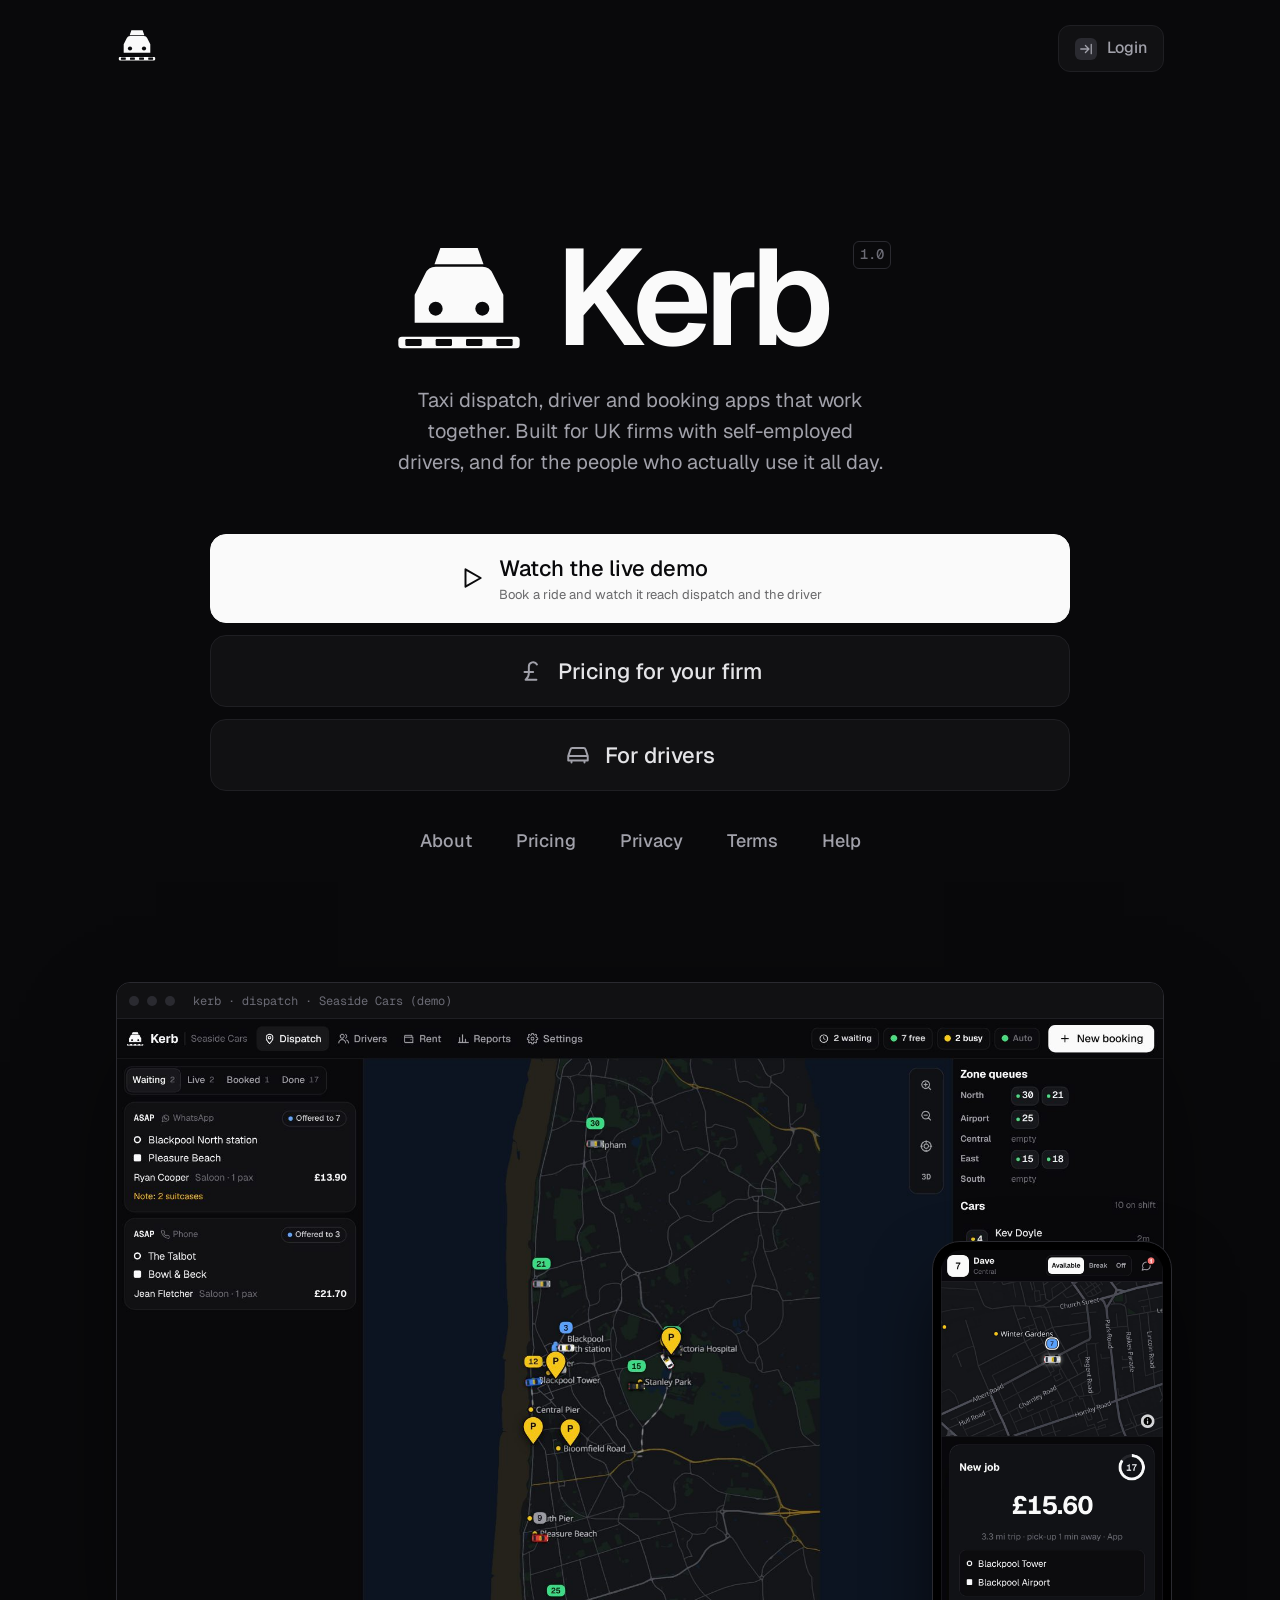
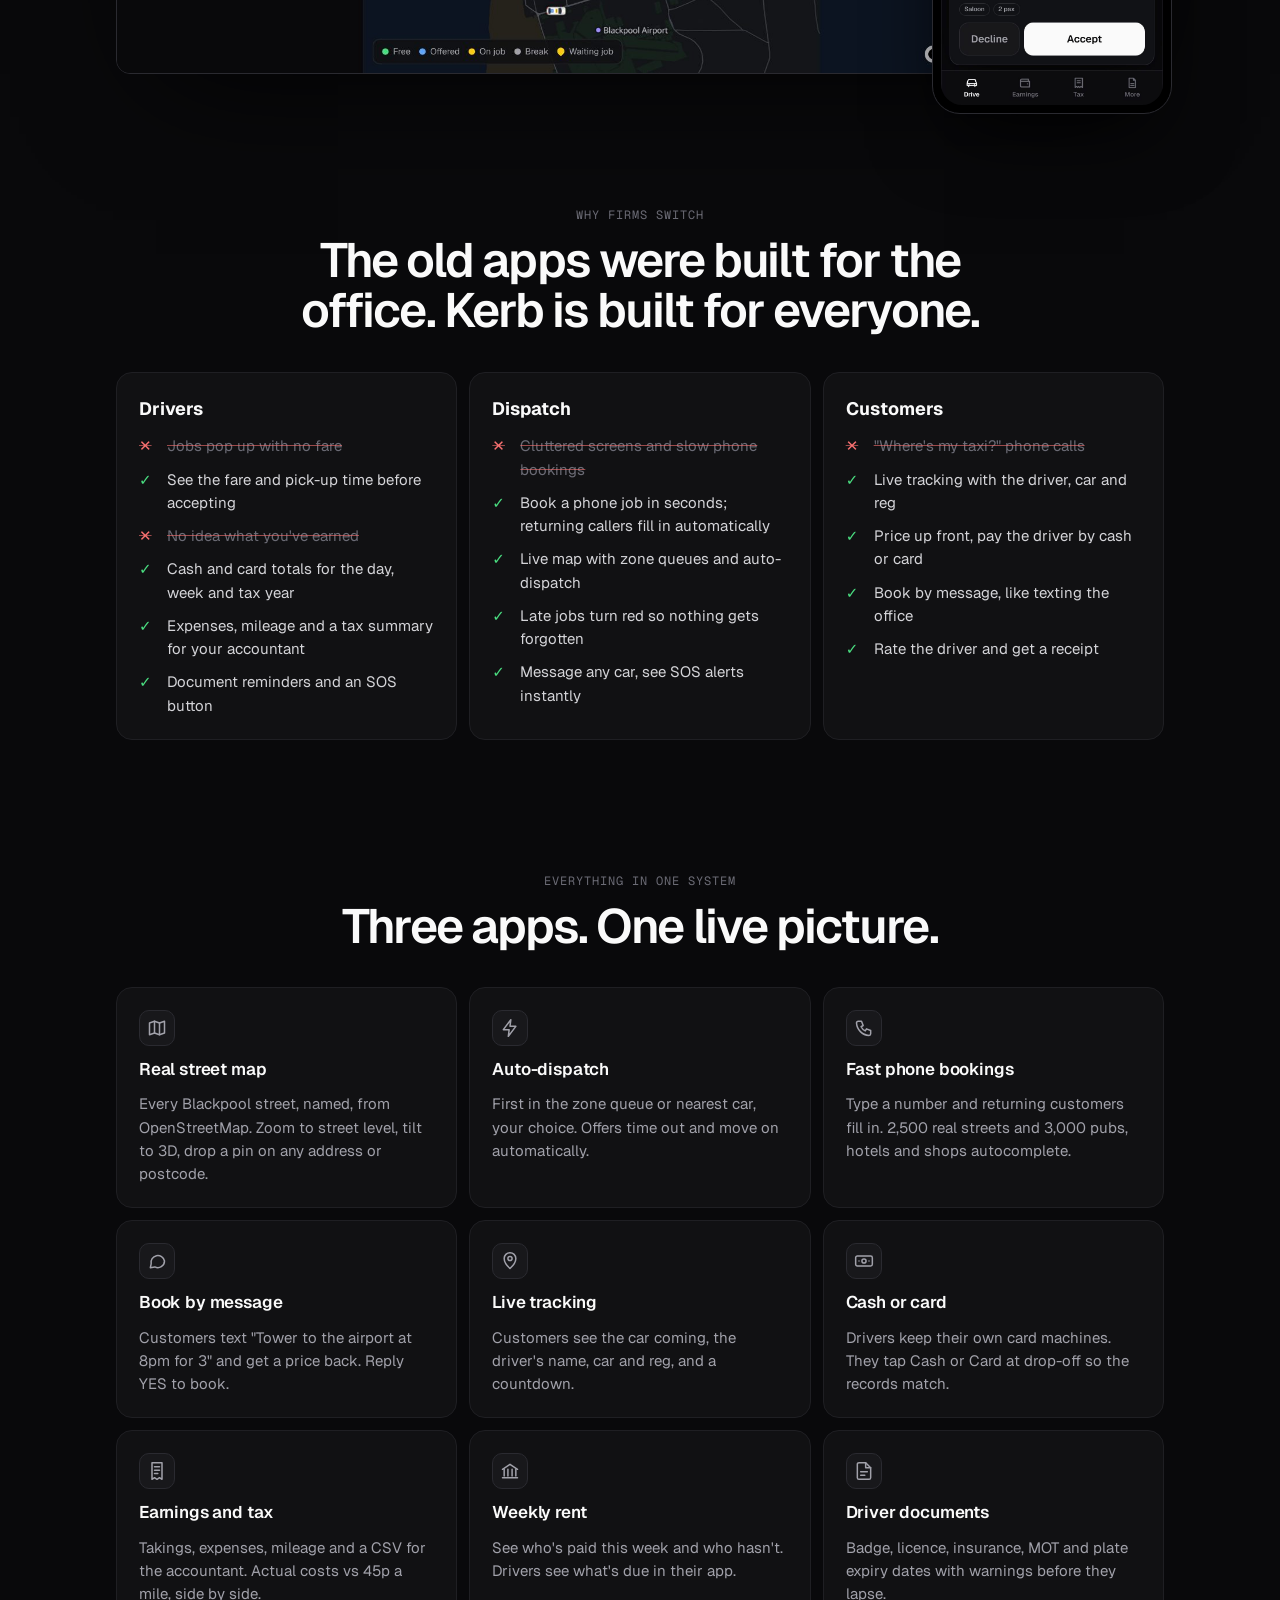
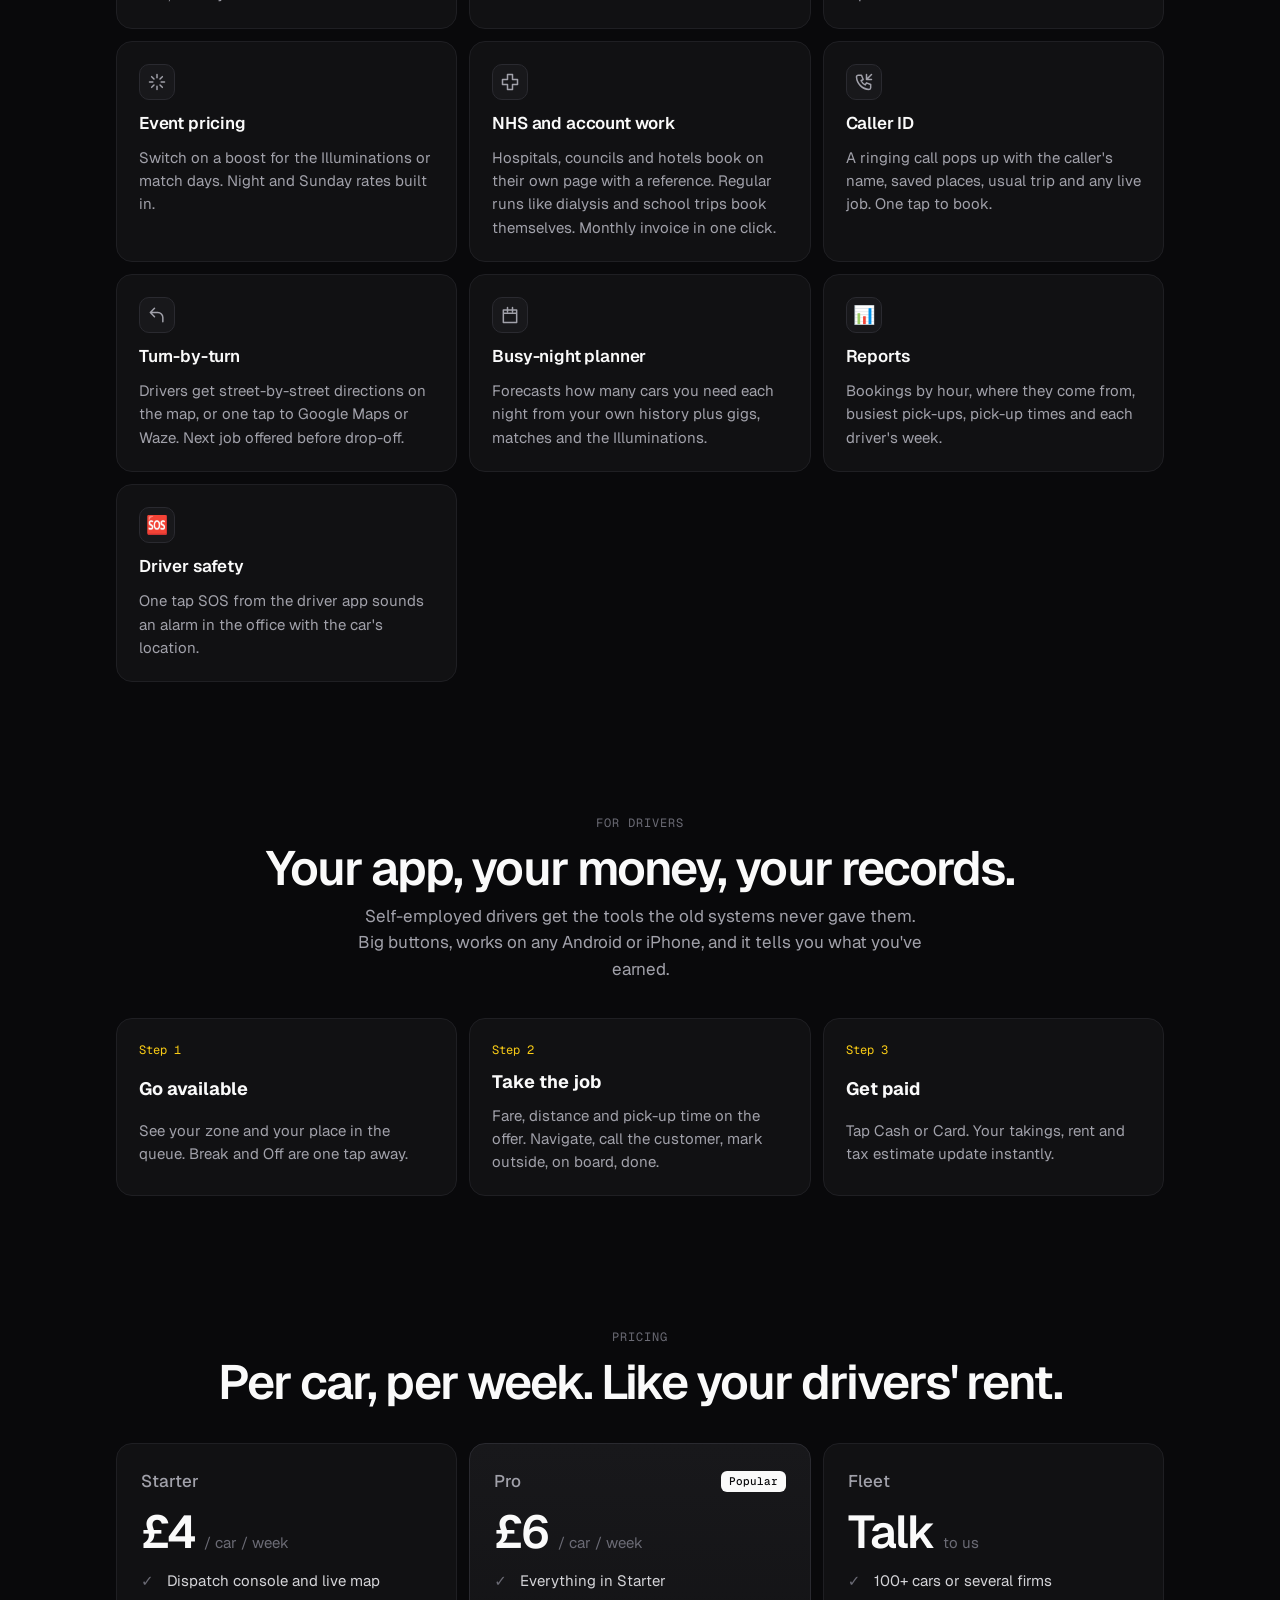
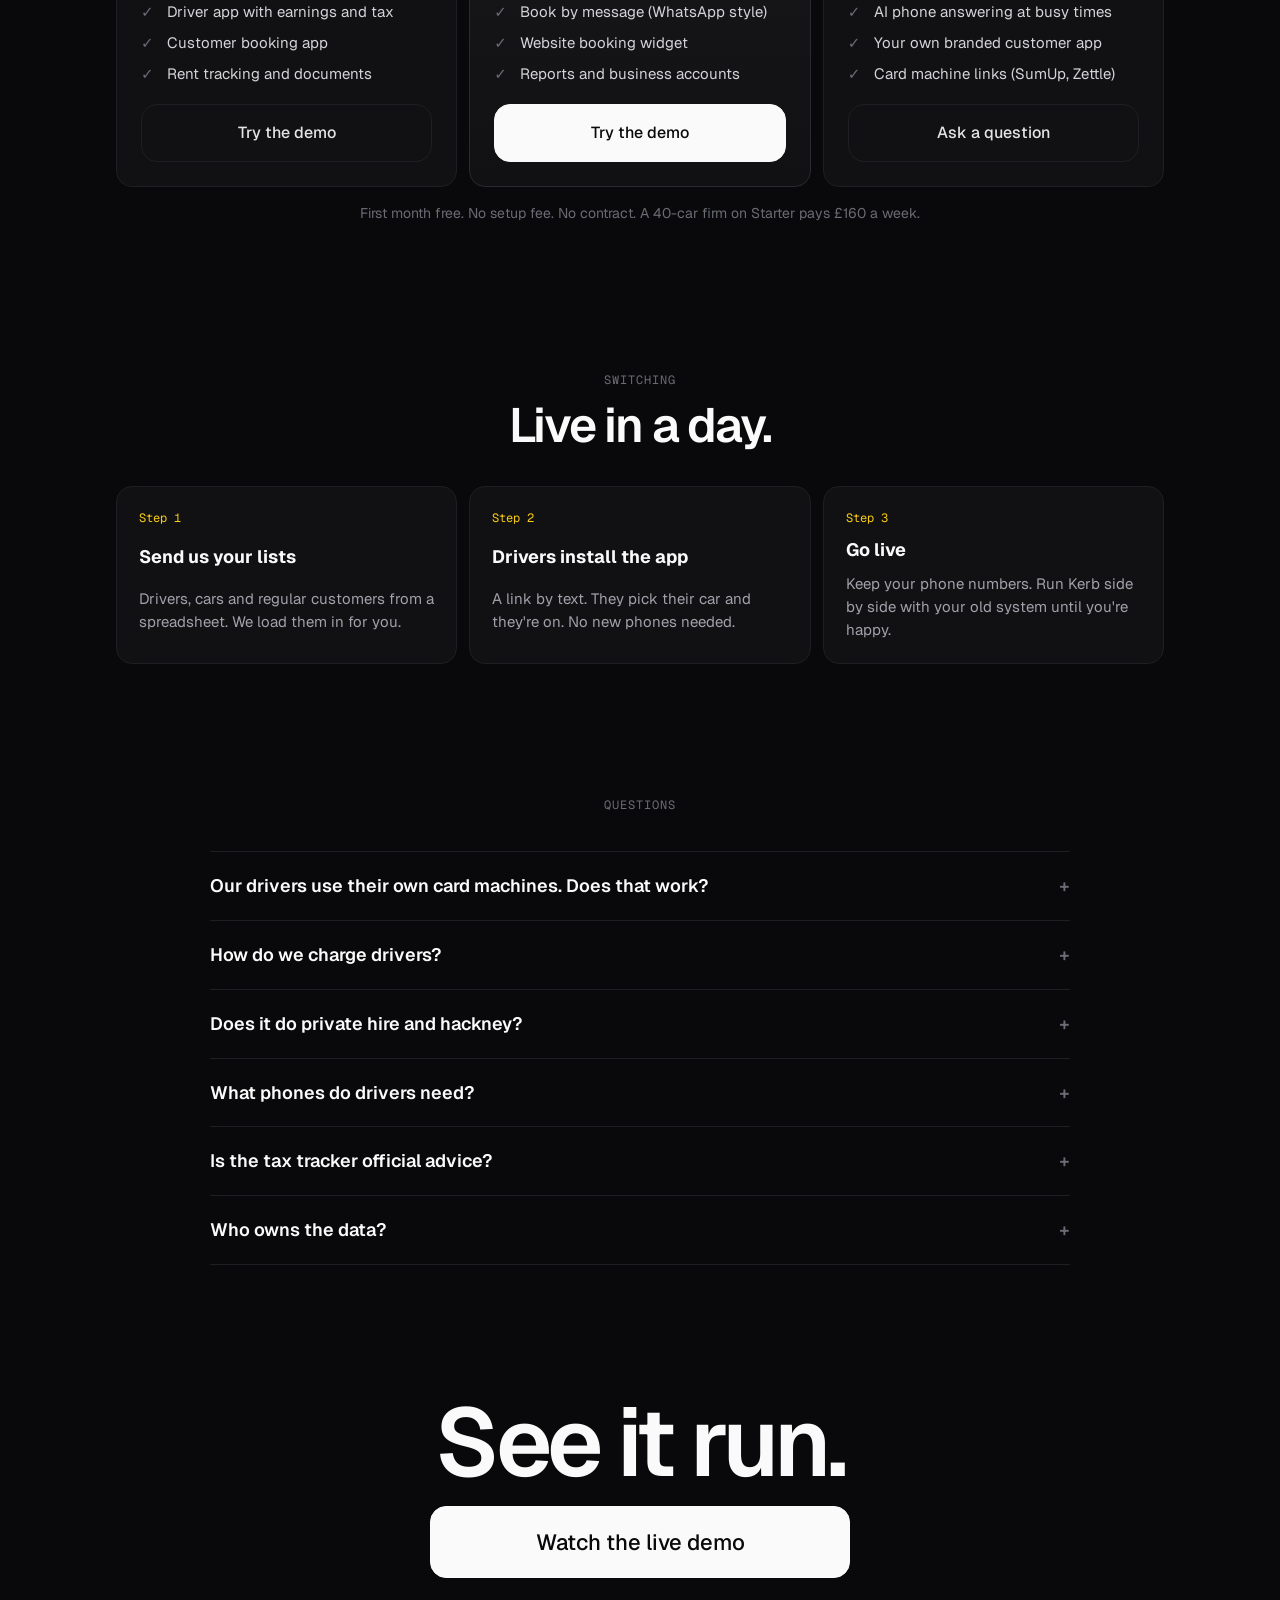
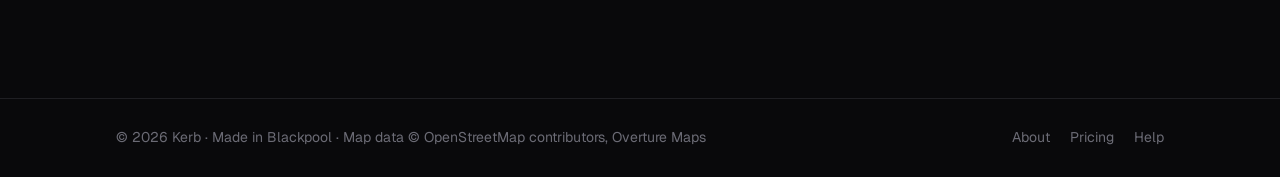
<file: kerb/index.html>
<!doctype html>
<html lang="en">
<head>
<meta charset="utf-8">
<meta name="viewport" content="width=device-width, initial-scale=1, viewport-fit=cover">
<title>Kerb</title>
<meta name="claude:viewport-fit-sides" content="cover">
<meta name="description" content="Kerb: taxi dispatch, driver and customer booking apps that work together. Built for UK firms with self-employed drivers.">
<meta name="theme-color" content="#09090B">
<meta property="og:title" content="Kerb">
<meta property="og:description" content="Dispatch and booking that drivers actually like.">
<meta property="og:image" content="assets/shot-dispatch.jpg">
<link rel="icon" href="assets/icon.svg" type="image/svg+xml">
<link rel="preconnect" href="https://fonts.googleapis.com">
<link rel="preconnect" href="https://fonts.gstatic.com" crossorigin>
<link rel="stylesheet" href="https://fonts.googleapis.com/css2?family=Geist:wght@400;500;600;700&family=Geist+Mono:wght@400;500&display=swap">
<link rel="stylesheet" href="css/tokens.css">
<link rel="stylesheet" href="css/site.css">
</head>
<body class="site">
<svg width="0" height="0" style="position:absolute" aria-hidden="true">
  <defs>
    <symbol id="logo" viewBox="0 0 120 120">
      <path fill="currentColor" d="M44 18h32l5 14H39z"/>
      <path fill="currentColor" d="M22 58l9-18a10 10 0 0 1 9-6h40a10 10 0 0 1 9 6l9 18v24H22z"/>
      <circle cx="40" cy="70" r="6" fill="var(--bg)"/><circle cx="80" cy="70" r="6" fill="var(--bg)"/>
      <rect x="8" y="94" width="104" height="10" rx="3" fill="currentColor"/>
      <rect x="14" y="96" width="14" height="6" rx="1" fill="var(--bg)"/><rect x="40" y="96" width="14" height="6" rx="1" fill="var(--bg)"/><rect x="66" y="96" width="14" height="6" rx="1" fill="var(--bg)"/><rect x="92" y="96" width="14" height="6" rx="1" fill="var(--bg)"/>
    </symbol>
  </defs>
</svg>

<div class="page">
  <header class="top">
    <a href="#top" aria-label="Kerb home"><svg class="logo" width="42" height="42" viewBox="0 0 120 120"><use href="#logo"/></svg></a>
    <a class="login" href="app.html#dispatch" data-app="dispatch"><span class="ic"><svg width="14" height="14" viewBox="0 0 24 24" fill="none" stroke="currentColor" stroke-width="2.2" stroke-linecap="round" stroke-linejoin="round"><path d="M3 12h13M11 6l6 6-6 6M21 4v16"/></svg></span>Login</a>
  </header>

  <main id="top">
    <div class="hero narrow">
      <div class="brand">
        <svg class="logo" viewBox="0 0 120 120" aria-hidden="true"><use href="#logo"/></svg>
        <h1>Kerb</h1><span class="ver">1.0</span>
      </div>
      <p class="tag">Taxi dispatch, driver and booking apps that work together. Built for UK firms with self-employed drivers, and for the people who actually use it all day.</p>

      <nav class="stack" aria-label="Main">
        <a class="big primary" href="app.html#demo" data-app="demo">
          <svg viewBox="0 0 24 24" fill="none" stroke="currentColor" stroke-width="1.8" stroke-linecap="round" stroke-linejoin="round"><path d="M6 4l14 8-14 8z"/></svg>
          <span>Watch the live demo<span class="sub">Book a ride and watch it reach dispatch and the driver</span></span>
        </a>
        <a class="big" href="#pricing">
          <svg viewBox="0 0 24 24" fill="none" stroke="currentColor" stroke-width="1.8" stroke-linecap="round" stroke-linejoin="round"><path d="M17 20H7c2-1.5 3-3.5 3-6V8a4 4 0 0 1 7.5-2M6 13h8"/></svg>
          Pricing for your firm
        </a>
        <a class="big" href="#drivers">
          <svg viewBox="0 0 24 24" fill="none" stroke="currentColor" stroke-width="1.8" stroke-linecap="round" stroke-linejoin="round"><path d="M5 17h14M6 17v2M18 17v2M3 13l2-6a2 2 0 0 1 2-1.4h10A2 2 0 0 1 19 7l2 6v4H3zM3 13h18"/></svg>
          For drivers
        </a>
      </nav>

      <nav class="links" aria-label="Info">
        <a href="#why">About</a>
        <a href="#pricing">Pricing</a>
        <a href="#faq">Privacy</a>
        <a href="#faq">Terms</a>
        <a href="#faq">Help</a>
      </nav>
    </div>

    <div class="shots">
      <div class="window">
        <div class="chrome"><i></i><i></i><i></i><span>kerb · dispatch · Seaside Cars (demo)</span></div>
        <img class="contain" src="assets/shot-dispatch.jpg" alt="Kerb dispatch console: a live map of Blackpool with cars, zone queues and the job board" width="1440" height="900">
      </div>
      <div class="phone"><img src="assets/shot-driver.jpg" alt="Kerb driver app showing a new job offer with the fare and Accept button" width="390" height="800"></div>
    </div>

    <section id="why">
      <div class="sh">
        <span class="k">Why firms switch</span>
        <h2>The old apps were built for the office. Kerb is built for everyone.</h2>
      </div>
      <div class="pains">
        <div class="pain"><h3>Drivers</h3><ul>
          <li class="was">Jobs pop up with no fare</li><li class="now">See the fare and pick-up time before accepting</li>
          <li class="was">No idea what you've earned</li><li class="now">Cash and card totals for the day, week and tax year</li>
          <li class="now">Expenses, mileage and a tax summary for your accountant</li>
          <li class="now">Document reminders and an SOS button</li></ul></div>
        <div class="pain"><h3>Dispatch</h3><ul>
          <li class="was">Cluttered screens and slow phone bookings</li><li class="now">Book a phone job in seconds; returning callers fill in automatically</li>
          <li class="now">Live map with zone queues and auto-dispatch</li>
          <li class="now">Late jobs turn red so nothing gets forgotten</li>
          <li class="now">Message any car, see SOS alerts instantly</li></ul></div>
        <div class="pain"><h3>Customers</h3><ul>
          <li class="was">"Where's my taxi?" phone calls</li><li class="now">Live tracking with the driver, car and reg</li>
          <li class="now">Price up front, pay the driver by cash or card</li>
          <li class="now">Book by message, like texting the office</li>
          <li class="now">Rate the driver and get a receipt</li></ul></div>
      </div>
    </section>

    <section id="features">
      <div class="sh"><span class="k">Everything in one system</span><h2>Three apps. One live picture.</h2></div>
      <div class="grid">
        <div class="feat"><span class="fi"><svg viewBox="0 0 24 24" width="20" height="20" fill="none" stroke="currentColor" stroke-width="1.8" stroke-linecap="round" stroke-linejoin="round"><path d="M9 4 3 6v14l6-2 6 2 6-2V4l-6 2-6-2z"/><path d="M9 4v14M15 6v14"/></svg></span><h3>Real street map</h3><p>Every Blackpool street, named, from OpenStreetMap. Zoom to street level, tilt to 3D, drop a pin on any address or postcode.</p></div>
        <div class="feat"><span class="fi"><svg viewBox="0 0 24 24" width="20" height="20" fill="none" stroke="currentColor" stroke-width="1.8" stroke-linecap="round" stroke-linejoin="round"><path d="M13 2 4 14h7l-1 8 9-12h-7l1-8z"/></svg></span><h3>Auto-dispatch</h3><p>First in the zone queue or nearest car, your choice. Offers time out and move on automatically.</p></div>
        <div class="feat"><span class="fi"><svg viewBox="0 0 24 24" width="20" height="20" fill="none" stroke="currentColor" stroke-width="1.8" stroke-linecap="round" stroke-linejoin="round"><path d="M5 4h4l2 5-2.5 1.5a11 11 0 0 0 5 5L15 13l5 2v4a2 2 0 0 1-2 2A16 16 0 0 1 3 6a2 2 0 0 1 2-2z"/></svg></span><h3>Fast phone bookings</h3><p>Type a number and returning customers fill in. 2,500 real streets and 3,000 pubs, hotels and shops autocomplete.</p></div>
        <div class="feat"><span class="fi"><svg viewBox="0 0 24 24" width="20" height="20" fill="none" stroke="currentColor" stroke-width="1.8" stroke-linecap="round" stroke-linejoin="round"><path d="M21 12a8 8 0 0 1-11.6 7.1L4 20l1-4.6A8 8 0 1 1 21 12z"/></svg></span><h3>Book by message</h3><p>Customers text "Tower to the airport at 8pm for 3" and get a price back. Reply YES to book.</p></div>
        <div class="feat"><span class="fi"><svg viewBox="0 0 24 24" width="20" height="20" fill="none" stroke="currentColor" stroke-width="1.8" stroke-linecap="round" stroke-linejoin="round"><path d="M12 21s7-6.2 7-12a7 7 0 0 0-14 0c0 5.8 7 12 7 12z"/><circle cx="12" cy="9" r="2.5"/></svg></span><h3>Live tracking</h3><p>Customers see the car coming, the driver's name, car and reg, and a countdown.</p></div>
        <div class="feat"><span class="fi"><svg viewBox="0 0 24 24" width="20" height="20" fill="none" stroke="currentColor" stroke-width="1.8" stroke-linecap="round" stroke-linejoin="round"><rect x="2" y="6" width="20" height="12" rx="2"/><circle cx="12" cy="12" r="2.5"/><path d="M6 12h.01M18 12h.01"/></svg></span><h3>Cash or card</h3><p>Drivers keep their own card machines. They tap Cash or Card at drop-off so the records match.</p></div>
        <div class="feat"><span class="fi"><svg viewBox="0 0 24 24" width="20" height="20" fill="none" stroke="currentColor" stroke-width="1.8" stroke-linecap="round" stroke-linejoin="round"><path d="M6 2h12v20l-3-2-3 2-3-2-3 2V2z"/><path d="M9 7h6M9 11h6M9 15h4"/></svg></span><h3>Earnings and tax</h3><p>Takings, expenses, mileage and a CSV for the accountant. Actual costs vs 45p a mile, side by side.</p></div>
        <div class="feat"><span class="fi"><svg viewBox="0 0 24 24" width="20" height="20" fill="none" stroke="currentColor" stroke-width="1.8" stroke-linecap="round" stroke-linejoin="round"><path d="M3 10 12 4l9 6"/><path d="M5 10v8M9.5 10v8M14.5 10v8M19 10v8M3 20h18"/></svg></span><h3>Weekly rent</h3><p>See who's paid this week and who hasn't. Drivers see what's due in their app.</p></div>
        <div class="feat"><span class="fi"><svg viewBox="0 0 24 24" width="20" height="20" fill="none" stroke="currentColor" stroke-width="1.8" stroke-linecap="round" stroke-linejoin="round"><path d="M14 2H6a2 2 0 0 0-2 2v16a2 2 0 0 0 2 2h12a2 2 0 0 0 2-2V8z"/><path d="M14 2v6h6M8 13h8M8 17h5"/></svg></span><h3>Driver documents</h3><p>Badge, licence, insurance, MOT and plate expiry dates with warnings before they lapse.</p></div>
        <div class="feat"><span class="fi"><svg viewBox="0 0 24 24" width="20" height="20" fill="none" stroke="currentColor" stroke-width="1.8" stroke-linecap="round" stroke-linejoin="round"><path d="M12 3v4M12 17v4M3 12h4M17 12h4M5.6 5.6l2.8 2.8M15.6 15.6l2.8 2.8M5.6 18.4l2.8-2.8M15.6 8.4l2.8-2.8"/></svg></span><h3>Event pricing</h3><p>Switch on a boost for the Illuminations or match days. Night and Sunday rates built in.</p></div>
        <div class="feat"><span class="fi"><svg viewBox="0 0 24 24" width="20" height="20" fill="none" stroke="currentColor" stroke-width="1.8" stroke-linecap="round" stroke-linejoin="round"><path d="M9 3h6v6h6v6h-6v6H9v-6H3V9h6z"/></svg></span><h3>NHS and account work</h3><p>Hospitals, councils and hotels book on their own page with a reference. Regular runs like dialysis and school trips book themselves. Monthly invoice in one click.</p></div>
        <div class="feat"><span class="fi"><svg viewBox="0 0 24 24" width="20" height="20" fill="none" stroke="currentColor" stroke-width="1.8" stroke-linecap="round" stroke-linejoin="round"><path d="M5 4h4l2 5-2.5 1.5a11 11 0 0 0 5 5L15 13l5 2v4a2 2 0 0 1-2 2A16 16 0 0 1 3 6a2 2 0 0 1 2-2zM15 3v6h6M21 3l-6 6"/></svg></span><h3>Caller ID</h3><p>A ringing call pops up with the caller's name, saved places, usual trip and any live job. One tap to book.</p></div>
        <div class="feat"><span class="fi"><svg viewBox="0 0 24 24" width="20" height="20" fill="none" stroke="currentColor" stroke-width="1.8" stroke-linecap="round" stroke-linejoin="round"><path d="M9 4 4 9l5 5M4 9h9a6 6 0 0 1 6 6v5"/></svg></span><h3>Turn-by-turn</h3><p>Drivers get street-by-street directions on the map, or one tap to Google Maps or Waze. Next job offered before drop-off.</p></div>
        <div class="feat"><span class="fi"><svg viewBox="0 0 24 24" width="20" height="20" fill="none" stroke="currentColor" stroke-width="1.8" stroke-linecap="round" stroke-linejoin="round"><path d="M4 6h16v15H4zM4 10h16M9 3v5M15 3v5"/></svg></span><h3>Busy-night planner</h3><p>Forecasts how many cars you need each night from your own history plus gigs, matches and the Illuminations.</p></div>
        <div class="feat"><span class="fi">📊</span><h3>Reports</h3><p>Bookings by hour, where they come from, busiest pick-ups, pick-up times and each driver's week.</p></div>
        <div class="feat"><span class="fi">🆘</span><h3>Driver safety</h3><p>One tap SOS from the driver app sounds an alarm in the office with the car's location.</p></div>
      </div>
    </section>

    <section id="drivers">
      <div class="sh"><span class="k">For drivers</span><h2>Your app, your money, your records.</h2><p>Self-employed drivers get the tools the old systems never gave them. Big buttons, works on any Android or iPhone, and it tells you what you've earned.</p></div>
      <div class="steps3">
        <div class="step3"><h3>Go available</h3><p>See your zone and your place in the queue. Break and Off are one tap away.</p></div>
        <div class="step3"><h3>Take the job</h3><p>Fare, distance and pick-up time on the offer. Navigate, call the customer, mark outside, on board, done.</p></div>
        <div class="step3"><h3>Get paid</h3><p>Tap Cash or Card. Your takings, rent and tax estimate update instantly.</p></div>
      </div>
    </section>

    <section id="pricing">
      <div class="sh"><span class="k">Pricing</span><h2>Per car, per week. Like your drivers' rent.</h2></div>
      <div class="plans">
        <div class="plan">
          <div class="nm">Starter</div>
          <div class="pr">£4 <small>/ car / week</small></div>
          <ul><li>Dispatch console and live map</li><li>Driver app with earnings and tax</li><li>Customer booking app</li><li>Rent tracking and documents</li></ul>
          <a class="big" href="app.html#demo" data-app="demo">Try the demo</a>
        </div>
        <div class="plan hl">
          <div class="nm">Pro <span class="pop">Popular</span></div>
          <div class="pr">£6 <small>/ car / week</small></div>
          <ul><li>Everything in Starter</li><li>Book by message (WhatsApp style)</li><li>Website booking widget</li><li>Reports and business accounts</li></ul>
          <a class="big primary" href="app.html#demo" data-app="demo">Try the demo</a>
        </div>
        <div class="plan">
          <div class="nm">Fleet</div>
          <div class="pr">Talk <small>to us</small></div>
          <ul><li>100+ cars or several firms</li><li>AI phone answering at busy times</li><li>Your own branded customer app</li><li>Card machine links (SumUp, Zettle)</li></ul>
          <a class="big" href="#faq">Ask a question</a>
        </div>
      </div>
      <p class="beta">First month free. No setup fee. No contract. A 40-car firm on Starter pays £160 a week.</p>
    </section>

    <section id="switch">
      <div class="sh"><span class="k">Switching</span><h2>Live in a day.</h2></div>
      <div class="steps3">
        <div class="step3"><h3>Send us your lists</h3><p>Drivers, cars and regular customers from a spreadsheet. We load them in for you.</p></div>
        <div class="step3"><h3>Drivers install the app</h3><p>A link by text. They pick their car and they're on. No new phones needed.</p></div>
        <div class="step3"><h3>Go live</h3><p>Keep your phone numbers. Run Kerb side by side with your old system until you're happy.</p></div>
      </div>
    </section>

    <section id="faq">
      <div class="sh"><span class="k">Questions</span></div>
      <div class="faq narrow">
        <details><summary>Our drivers use their own card machines. Does that work?</summary><p>Yes. Customers pay the driver by cash or card, and the driver taps which at drop-off. Kerb never touches the money. Links to SumUp and Zettle readers are coming so the fare goes straight to the machine.</p></details>
        <details><summary>How do we charge drivers?</summary><p>Set each driver's weekly rent. The office sees who's paid, and drivers see what's due in their earnings screen.</p></details>
        <details><summary>Does it do private hire and hackney?</summary><p>It's built around pre-booked private hire, with zone queues for ranks. Hackney meters and council-specific rules can be added per area.</p></details>
        <details><summary>What phones do drivers need?</summary><p>Any recent Android phone or iPhone. The app is built for big thumbs, bright sun and patchy signal.</p></details>
        <details><summary>Is the tax tracker official advice?</summary><p>No. It gives drivers clear totals and estimates, and a file for their accountant. It doesn't replace an accountant or HMRC guidance.</p></details>
        <details><summary>Who owns the data?</summary><p>You do. Export your jobs, drivers and customers at any time. We don't sell data or show ads.</p></details>
      </div>
    </section>

    <section class="cta">
      <h2>See it run.</h2>
      <a class="big primary" href="app.html#demo" data-app="demo">Watch the live demo</a>
    </section>
  </main>
</div>

<footer>
  <div class="page">
    <span>© 2026 Kerb · Made in Blackpool · Map data © OpenStreetMap contributors, Overture Maps</span>
    <span class="fl"><a href="#why">About</a><a href="#pricing">Pricing</a><a href="#faq">Help</a></span>
  </div>
</footer>

<script>
  // Inside Claude, app buttons open the live app; anywhere else they open app.html next to this page.
  (function () {
    var LIVE_APP = "https://claude.ai/artifact/KzXimsPWuop1ca4mtLKLNR";
    if (window.claude && typeof window.claude.use === "function" && LIVE_APP.indexOf("https://") === 0) {
      document.querySelectorAll("[data-app]").forEach(function (a) { a.href = LIVE_APP + "#" + a.getAttribute("data-app"); a.target = "_blank"; a.rel = "noopener"; });
    }
  })();
</script>
</body>
</html>
</file>
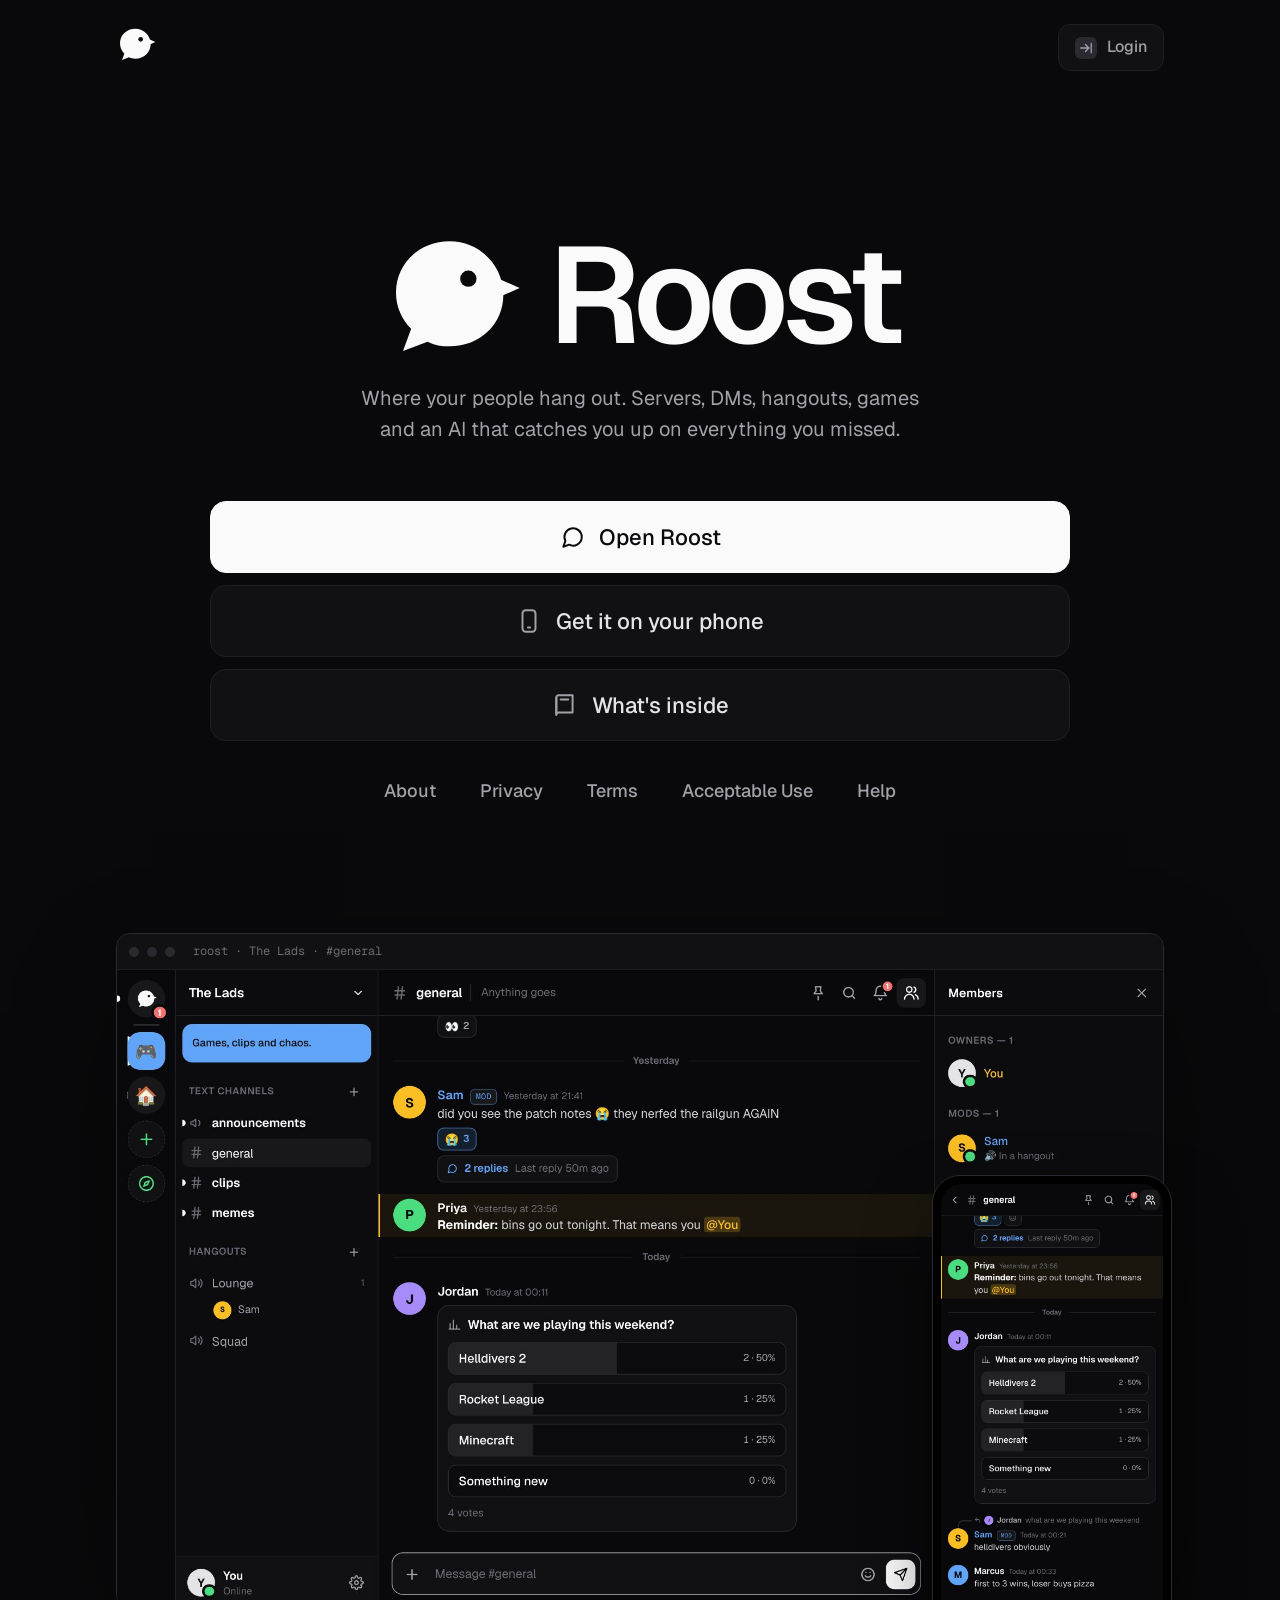
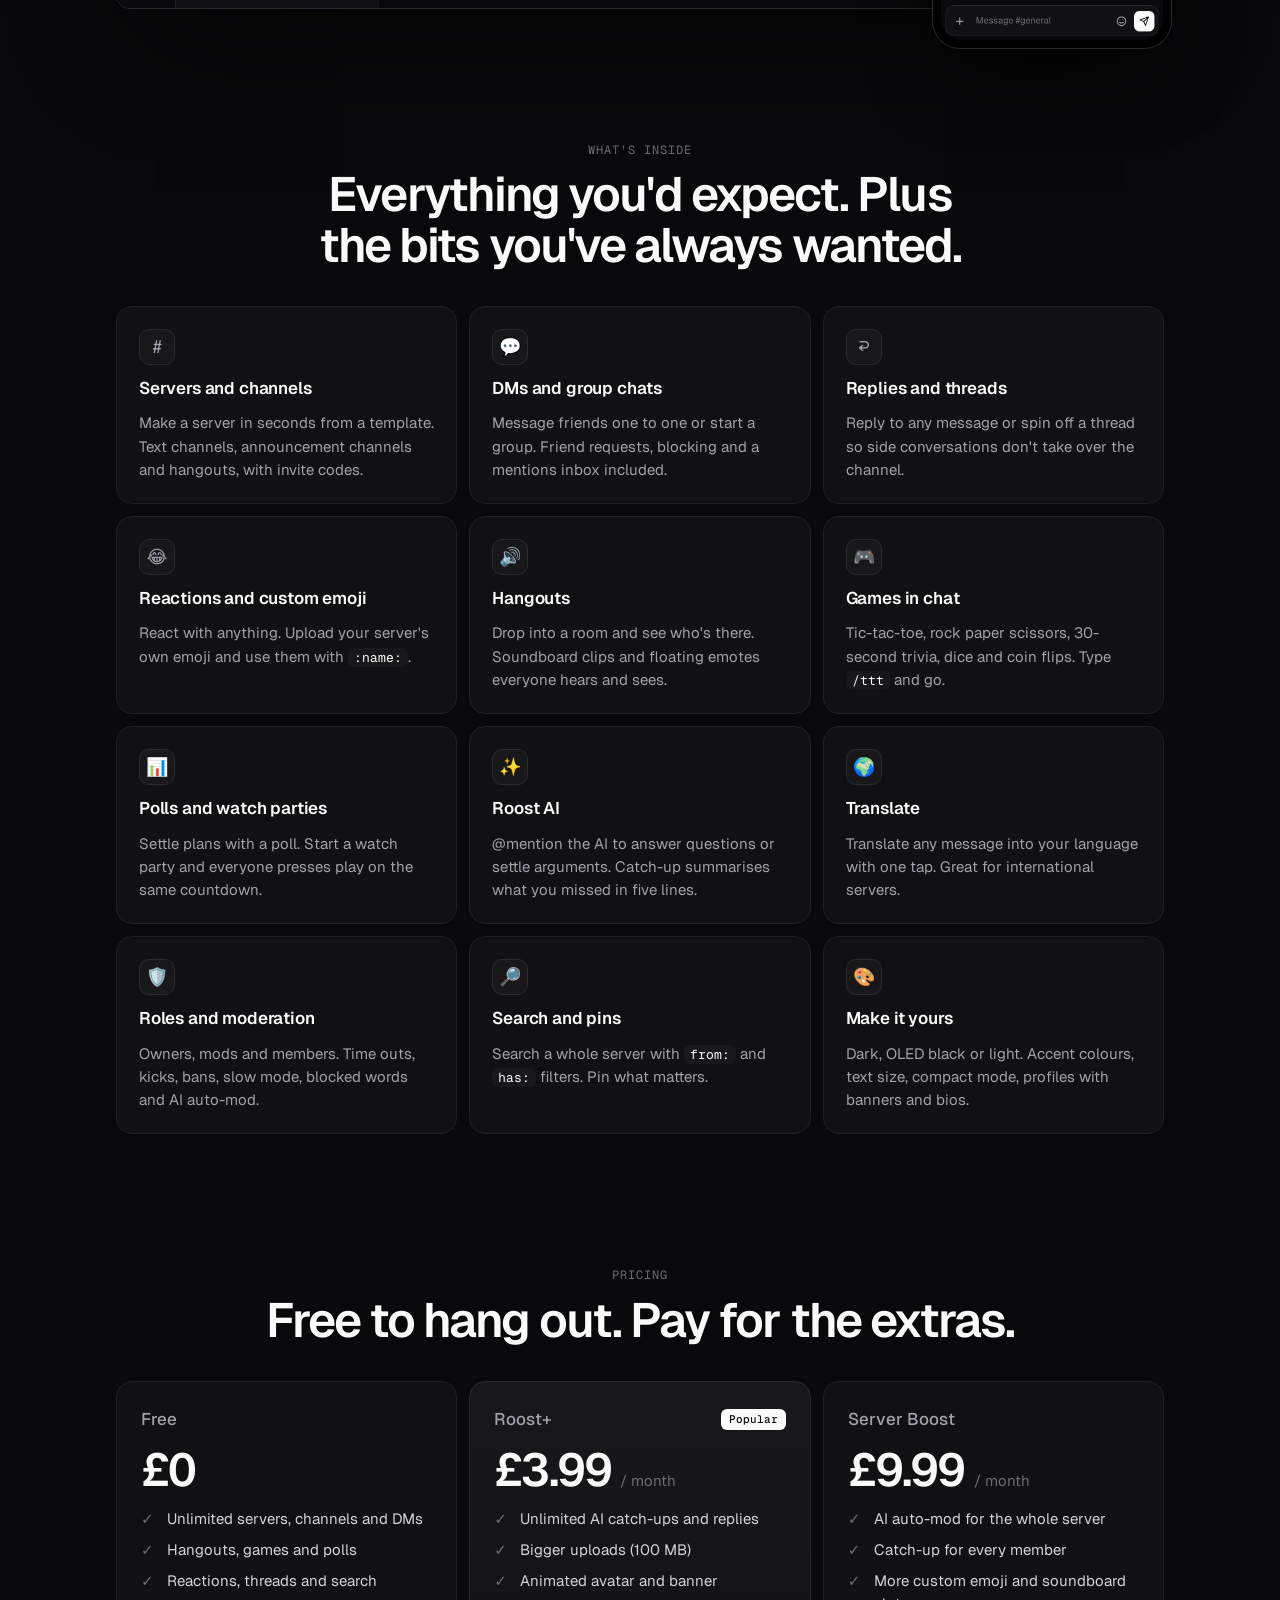
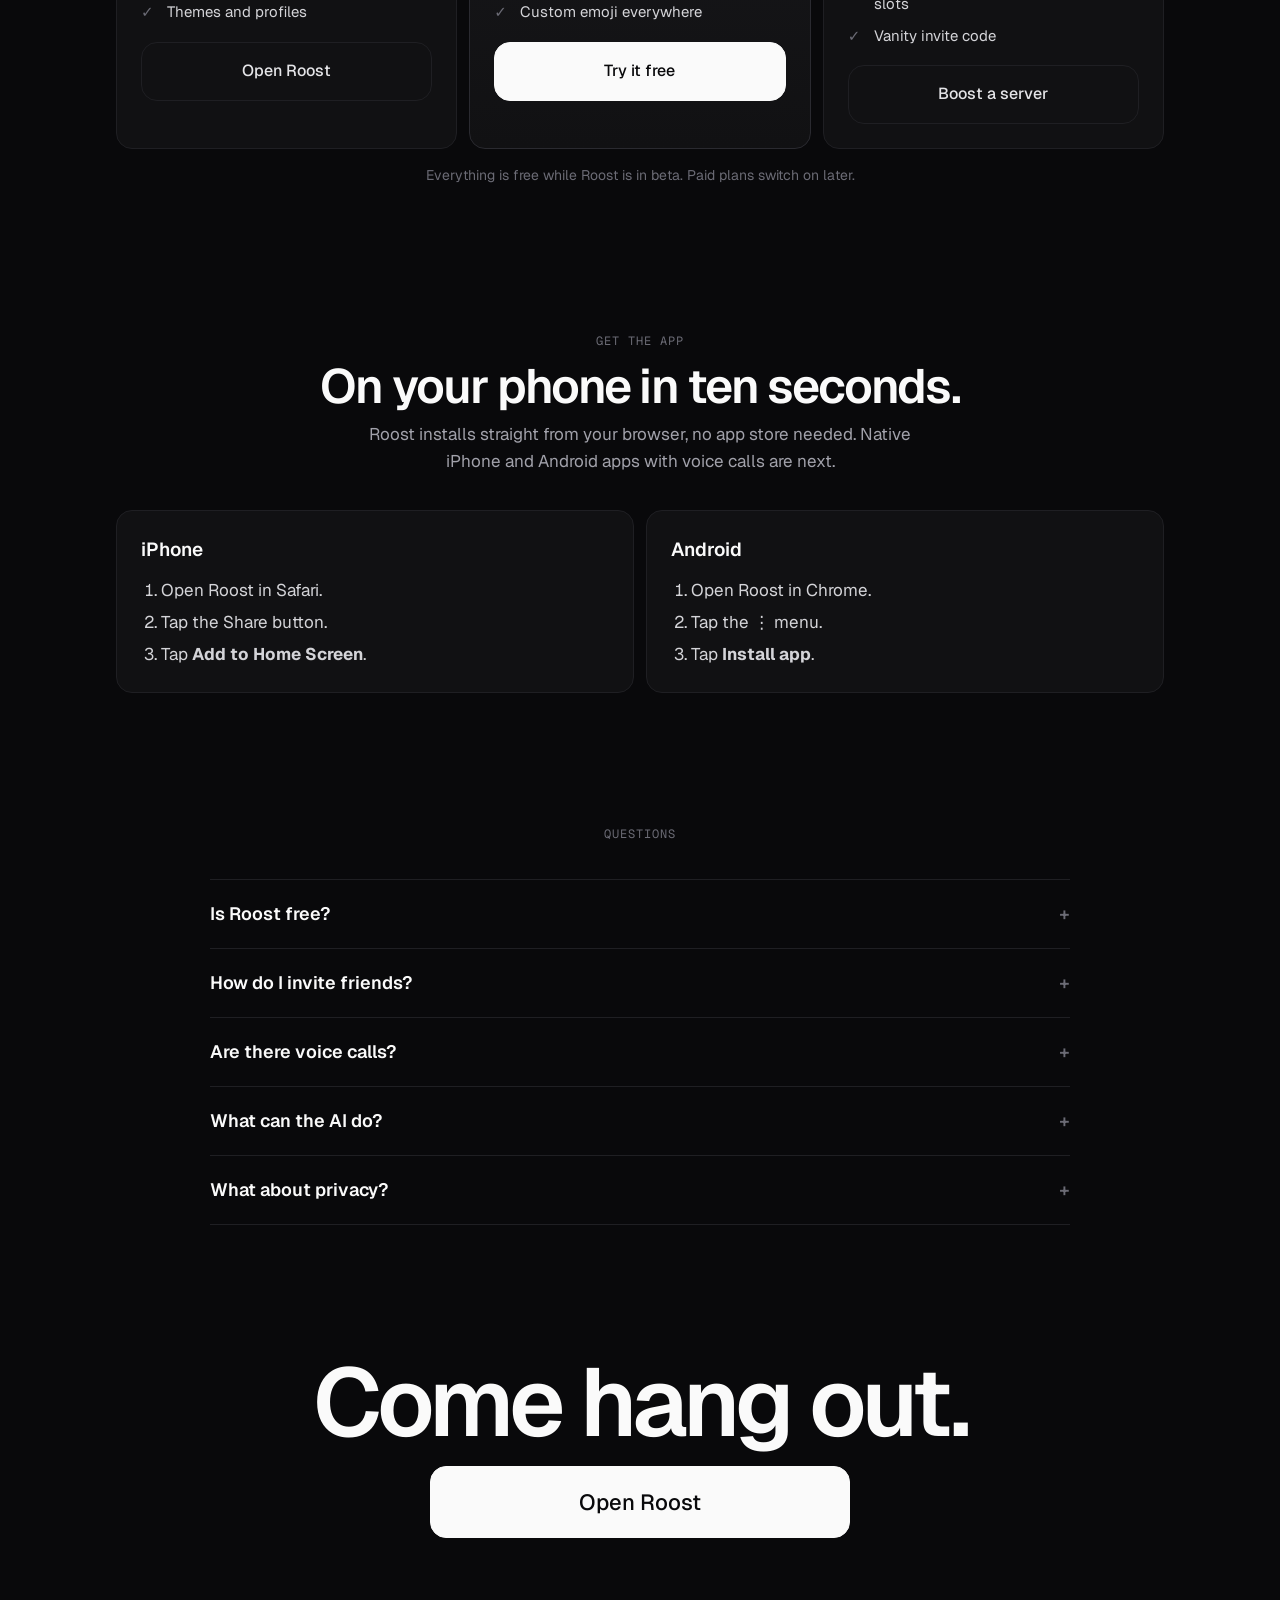
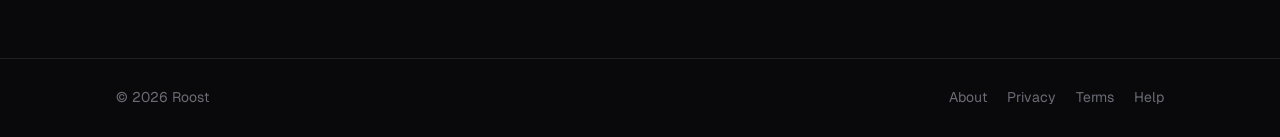
<file: roost/index.html>
<!doctype html>
<html lang="en">
<head>
<meta charset="utf-8">
<meta name="viewport" content="width=device-width, initial-scale=1, viewport-fit=cover">
<title>Roost</title>
<meta name="claude:viewport-fit-sides" content="cover">
<meta name="description" content="Roost is where your people hang out: servers, DMs, hangouts, games, polls and an AI that catches you up.">
<meta name="theme-color" content="#09090B">
<meta property="og:title" content="Roost">
<meta property="og:description" content="Where your people hang out.">
<meta property="og:image" content="assets/shot-desktop.jpg">
<link rel="icon" href="assets/icon.svg" type="image/svg+xml">
<link rel="manifest" href="manifest.webmanifest">
<link rel="preconnect" href="https://fonts.googleapis.com">
<link rel="preconnect" href="https://fonts.gstatic.com" crossorigin>
<link rel="stylesheet" href="https://fonts.googleapis.com/css2?family=Geist:wght@400;500;600;700&family=Geist+Mono:wght@400;500&display=swap">
<link rel="stylesheet" href="css/tokens.css">
<link rel="stylesheet" href="css/site.css">
</head>
<body class="site">
<svg width="0" height="0" style="position:absolute" aria-hidden="true">
  <defs>
    <symbol id="logo" viewBox="0 0 120 120">
      <path fill="currentColor" d="M58 14c-26 0-46 19-46 44 0 12 5 23 13 31l-7 19 21-8c6 3 12 4 19 4 26 0 46-19 46-44S84 14 58 14z"/>
      <path fill="currentColor" d="M100 46l18 8-18 8z"/>
      <circle cx="74" cy="46" r="7" fill="var(--bg)"/>
    </symbol>
  </defs>
</svg>

<div class="page">
  <header class="top">
    <a href="#top" aria-label="Roost home"><svg class="logo" width="40" height="40" viewBox="0 0 120 120"><use href="#logo"/></svg></a>
    <a class="login" href="app.html" data-app><span class="ic"><svg width="14" height="14" viewBox="0 0 24 24" fill="none" stroke="currentColor" stroke-width="2.2" stroke-linecap="round" stroke-linejoin="round"><path d="M3 12h13M11 6l6 6-6 6M21 4v16"/></svg></span>Login</a>
  </header>

  <main id="top">
    <div class="hero narrow">
      <div class="brand">
        <svg class="logo" viewBox="0 0 120 120" aria-hidden="true"><use href="#logo"/></svg>
        <h1>Roost</h1>
      </div>
      <p class="tag">Where your people hang out. Servers, DMs, hangouts, games and an AI that catches you up on everything you missed.</p>

      <nav class="stack" aria-label="Main">
        <a class="big primary" href="app.html" data-app>
          <svg viewBox="0 0 24 24" fill="none" stroke="currentColor" stroke-width="1.8" stroke-linecap="round" stroke-linejoin="round"><path d="M21 12a8 8 0 0 1-11.6 7.1L4 21l1.9-5.4A8 8 0 1 1 21 12z"/></svg>
          Open Roost
        </a>
        <a class="big" href="#install">
          <svg viewBox="0 0 24 24" fill="none" stroke="currentColor" stroke-width="1.8" stroke-linecap="round" stroke-linejoin="round"><rect x="6" y="2" width="12" height="20" rx="3"/><path d="M11 18h2"/></svg>
          Get it on your phone
        </a>
        <a class="big" href="#features">
          <svg viewBox="0 0 24 24" fill="none" stroke="currentColor" stroke-width="1.8" stroke-linecap="round" stroke-linejoin="round"><path d="M4 5a2 2 0 0 1 2-2h13v16H6a2 2 0 0 0-2 2z"/><path d="M4 21V5M8 7h7"/></svg>
          What's inside
        </a>
      </nav>

      <nav class="links" aria-label="Info">
        <a href="#features">About</a>
        <a href="#privacy">Privacy</a>
        <a href="#privacy">Terms</a>
        <a href="#privacy">Acceptable Use</a>
        <a href="#faq">Help</a>
      </nav>
    </div>

    <div class="shots">
      <div class="window">
        <div class="chrome"><i></i><i></i><i></i><span>roost · The Lads · #general</span></div>
        <img src="assets/shot-desktop.jpg" alt="Roost on desktop: a server called The Lads with channels, a poll, tic-tac-toe and the member list" width="1280" height="780">
      </div>
      <div class="phone"><img src="assets/shot-phone.jpg" alt="Roost on a phone showing the #general channel" width="390" height="800"></div>
    </div>

    <section id="features">
      <div class="sh">
        <span class="k">What's inside</span>
        <h2>Everything you'd expect. Plus the bits you've always wanted.</h2>
      </div>
      <div class="grid">
        <div class="feat"><span class="fi">#</span><h3>Servers and channels</h3><p>Make a server in seconds from a template. Text channels, announcement channels and hangouts, with invite codes.</p></div>
        <div class="feat"><span class="fi">💬</span><h3>DMs and group chats</h3><p>Message friends one to one or start a group. Friend requests, blocking and a mentions inbox included.</p></div>
        <div class="feat"><span class="fi">↩︎</span><h3>Replies and threads</h3><p>Reply to any message or spin off a thread so side conversations don't take over the channel.</p></div>
        <div class="feat"><span class="fi">😂</span><h3>Reactions and custom emoji</h3><p>React with anything. Upload your server's own emoji and use them with <code>:name:</code>.</p></div>
        <div class="feat"><span class="fi">🔊</span><h3>Hangouts</h3><p>Drop into a room and see who's there. Soundboard clips and floating emotes everyone hears and sees.</p></div>
        <div class="feat"><span class="fi">🎮</span><h3>Games in chat</h3><p>Tic-tac-toe, rock paper scissors, 30-second trivia, dice and coin flips. Type <code>/ttt</code> and go.</p></div>
        <div class="feat"><span class="fi">📊</span><h3>Polls and watch parties</h3><p>Settle plans with a poll. Start a watch party and everyone presses play on the same countdown.</p></div>
        <div class="feat"><span class="fi">✨</span><h3>Roost AI</h3><p>@mention the AI to answer questions or settle arguments. Catch-up summarises what you missed in five lines.</p></div>
        <div class="feat"><span class="fi">🌍</span><h3>Translate</h3><p>Translate any message into your language with one tap. Great for international servers.</p></div>
        <div class="feat"><span class="fi">🛡️</span><h3>Roles and moderation</h3><p>Owners, mods and members. Time outs, kicks, bans, slow mode, blocked words and AI auto-mod.</p></div>
        <div class="feat"><span class="fi">🔎</span><h3>Search and pins</h3><p>Search a whole server with <code>from:</code> and <code>has:</code> filters. Pin what matters.</p></div>
        <div class="feat"><span class="fi">🎨</span><h3>Make it yours</h3><p>Dark, OLED black or light. Accent colours, text size, compact mode, profiles with banners and bios.</p></div>
      </div>
    </section>

    <section id="pricing">
      <div class="sh">
        <span class="k">Pricing</span>
        <h2>Free to hang out. Pay for the extras.</h2>
      </div>
      <div class="plans">
        <div class="plan">
          <div class="nm">Free</div>
          <div class="pr">£0</div>
          <ul><li>Unlimited servers, channels and DMs</li><li>Hangouts, games and polls</li><li>Reactions, threads and search</li><li>Themes and profiles</li></ul>
          <a class="big" href="app.html" data-app>Open Roost</a>
        </div>
        <div class="plan hl">
          <div class="nm">Roost+ <span class="pop">Popular</span></div>
          <div class="pr">£3.99 <small>/ month</small></div>
          <ul><li>Unlimited AI catch-ups and replies</li><li>Bigger uploads (100 MB)</li><li>Animated avatar and banner</li><li>Custom emoji everywhere</li></ul>
          <a class="big primary" href="app.html" data-app>Try it free</a>
        </div>
        <div class="plan">
          <div class="nm">Server Boost</div>
          <div class="pr">£9.99 <small>/ month</small></div>
          <ul><li>AI auto-mod for the whole server</li><li>Catch-up for every member</li><li>More custom emoji and soundboard slots</li><li>Vanity invite code</li></ul>
          <a class="big" href="app.html" data-app>Boost a server</a>
        </div>
      </div>
      <p class="beta">Everything is free while Roost is in beta. Paid plans switch on later.</p>
    </section>

    <section id="install">
      <div class="sh">
        <span class="k">Get the app</span>
        <h2>On your phone in ten seconds.</h2>
        <p>Roost installs straight from your browser, no app store needed. Native iPhone and Android apps with voice calls are next.</p>
      </div>
      <div class="install">
        <div class="inst"><h3>iPhone</h3><ol><li>Open Roost in Safari.</li><li>Tap the Share button.</li><li>Tap <b>Add to Home Screen</b>.</li></ol></div>
        <div class="inst"><h3>Android</h3><ol><li>Open Roost in Chrome.</li><li>Tap the ⋮ menu.</li><li>Tap <b>Install app</b>.</li></ol></div>
      </div>
    </section>

    <section id="faq">
      <div class="sh"><span class="k">Questions</span></div>
      <div class="faq narrow">
        <details><summary>Is Roost free?</summary><p>Yes. Everything is free during the beta. Roost+ and Server Boost add AI extras and bigger limits later, but chatting, servers, hangouts and games stay free.</p></details>
        <details><summary>How do I invite friends?</summary><p>Open your server's menu and tap Invite people. Send them the code; they tap the compass, then "Have a code?".</p></details>
        <details><summary>Are there voice calls?</summary><p>Hangouts show who's in the room, with a shared soundboard and emotes. Real voice and video arrive with the native phone and desktop apps.</p></details>
        <details><summary>What can the AI do?</summary><p>@mention Roost AI to ask questions or settle debates, tap Catch-up to summarise a busy channel, translate messages, write trivia questions and help mods with auto-moderation.</p></details>
        <details id="privacy"><summary>What about privacy?</summary><p>No ads and no selling your data. Block anyone in one tap, and server owners control who can join with invite codes and bans. Don't share passwords or bank details in any chat app, Roost included.</p></details>
      </div>
    </section>

    <section class="cta">
      <h2>Come hang out.</h2>
      <a class="big primary" href="app.html" data-app>Open Roost</a>
    </section>
  </main>
</div>

<footer>
  <div class="page">
    <span>© 2026 Roost</span>
    <span class="fl"><a href="#features">About</a><a href="#privacy">Privacy</a><a href="#privacy">Terms</a><a href="#faq">Help</a></span>
  </div>
</footer>

<script>
  // Inside Claude, "Open Roost" goes to the live app; anywhere else it opens app.html next to this page.
  (function () {
    var LIVE_APP = "https://claude.ai/artifact/LBqKfc7xBzKVjLynBuL65P";
    if (window.claude && typeof window.claude.use === "function") {
      document.querySelectorAll("[data-app]").forEach(function (a) { a.href = LIVE_APP; a.target = "_blank"; a.rel = "noopener"; });
    }
  })();
</script>
</body>
</html>
</file>
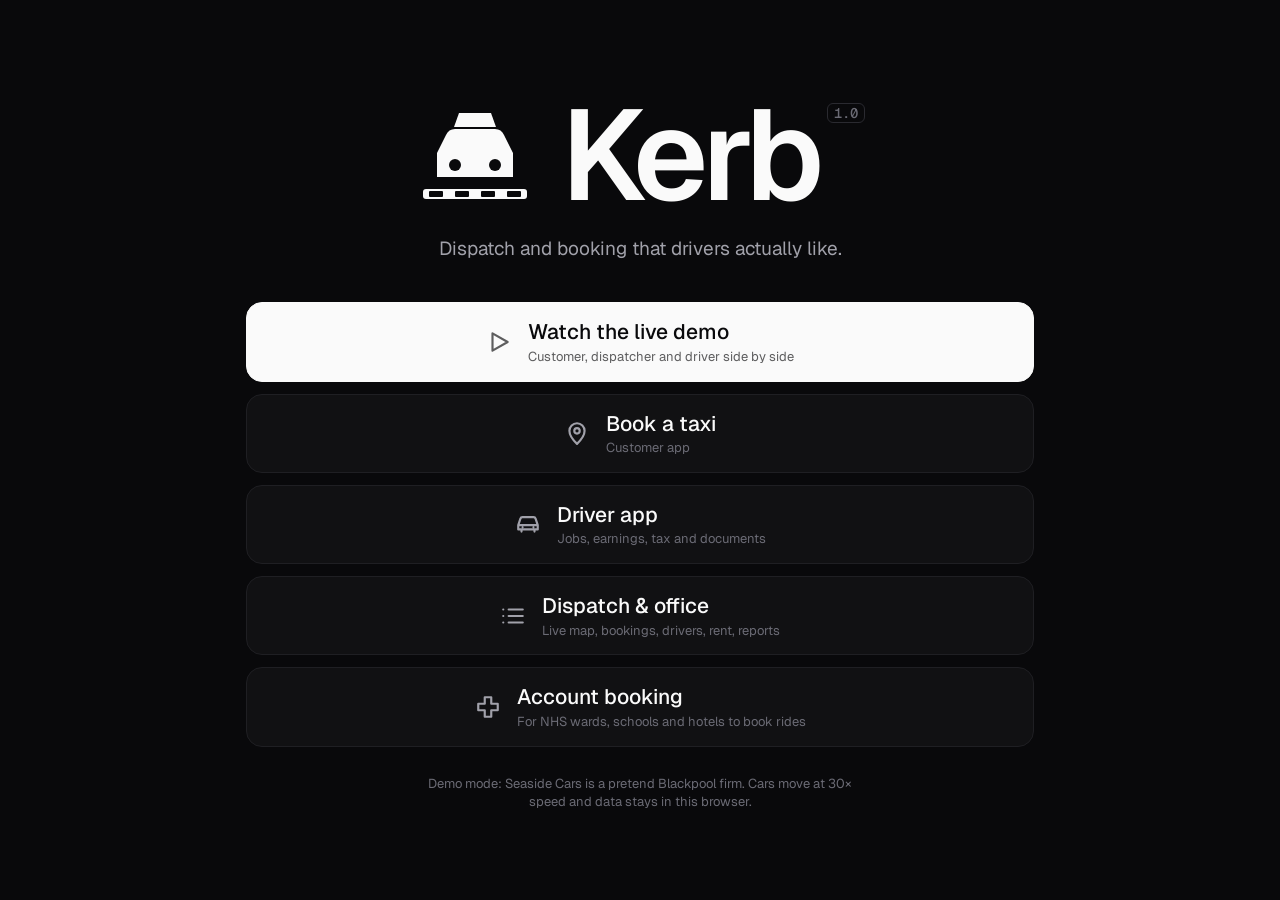
<file: kerb/app.html>
<!doctype html>
<html lang="en">
<head>
<meta charset="utf-8">
<meta name="viewport" content="width=device-width, initial-scale=1, viewport-fit=cover, interactive-widget=resizes-content">
<title>Kerb App</title>
<meta name="description" content="Kerb: taxi booking, driver and dispatch apps that work together.">
<meta name="theme-color" content="#09090B">
<meta name="apple-mobile-web-app-capable" content="yes">
<meta name="mobile-web-app-capable" content="yes">
<link rel="manifest" href="manifest.webmanifest">
<link rel="icon" href="assets/icon.svg" type="image/svg+xml">
<link rel="preconnect" href="https://fonts.googleapis.com">
<link rel="preconnect" href="https://fonts.gstatic.com" crossorigin>
<link rel="stylesheet" href="https://fonts.googleapis.com/css2?family=Geist:wght@400;500;600;700&family=Geist+Mono:wght@400;500;600&display=swap">
<link rel="stylesheet" href="css/maplibre-gl.css">
<link rel="stylesheet" href="css/tokens.css">
<link rel="stylesheet" href="css/app.css">
</head>
<body class="k-body-root" data-view="loading">
<svg width="0" height="0" style="position:absolute" aria-hidden="true">
  <defs>
    <symbol id="logo" viewBox="0 0 120 120">
      <path fill="currentColor" d="M44 18h32l5 14H39z"/>
      <path fill="currentColor" d="M22 58l9-18a10 10 0 0 1 9-6h40a10 10 0 0 1 9 6l9 18v24H22z"/>
      <circle cx="40" cy="70" r="6" fill="var(--logo-eye, #09090B)"/><circle cx="80" cy="70" r="6" fill="var(--logo-eye, #09090B)"/>
      <rect x="8" y="94" width="104" height="10" rx="3" fill="currentColor"/>
      <rect x="14" y="96" width="14" height="6" rx="1" fill="var(--logo-eye, #09090B)"/><rect x="40" y="96" width="14" height="6" rx="1" fill="var(--logo-eye, #09090B)"/><rect x="66" y="96" width="14" height="6" rx="1" fill="var(--logo-eye, #09090B)"/><rect x="92" y="96" width="14" height="6" rx="1" fill="var(--logo-eye, #09090B)"/>
    </symbol>
  </defs>
</svg>
<div id="root"><div class="boot"><svg viewBox="0 0 120 120" width="56" height="56" class="logo pulse"><use href="#logo"/></svg></div></div>
<script src="vendor/maplibre-gl.js"></script>
<script type="module" src="js/app.js"></script>
</body>
</html>
</file>
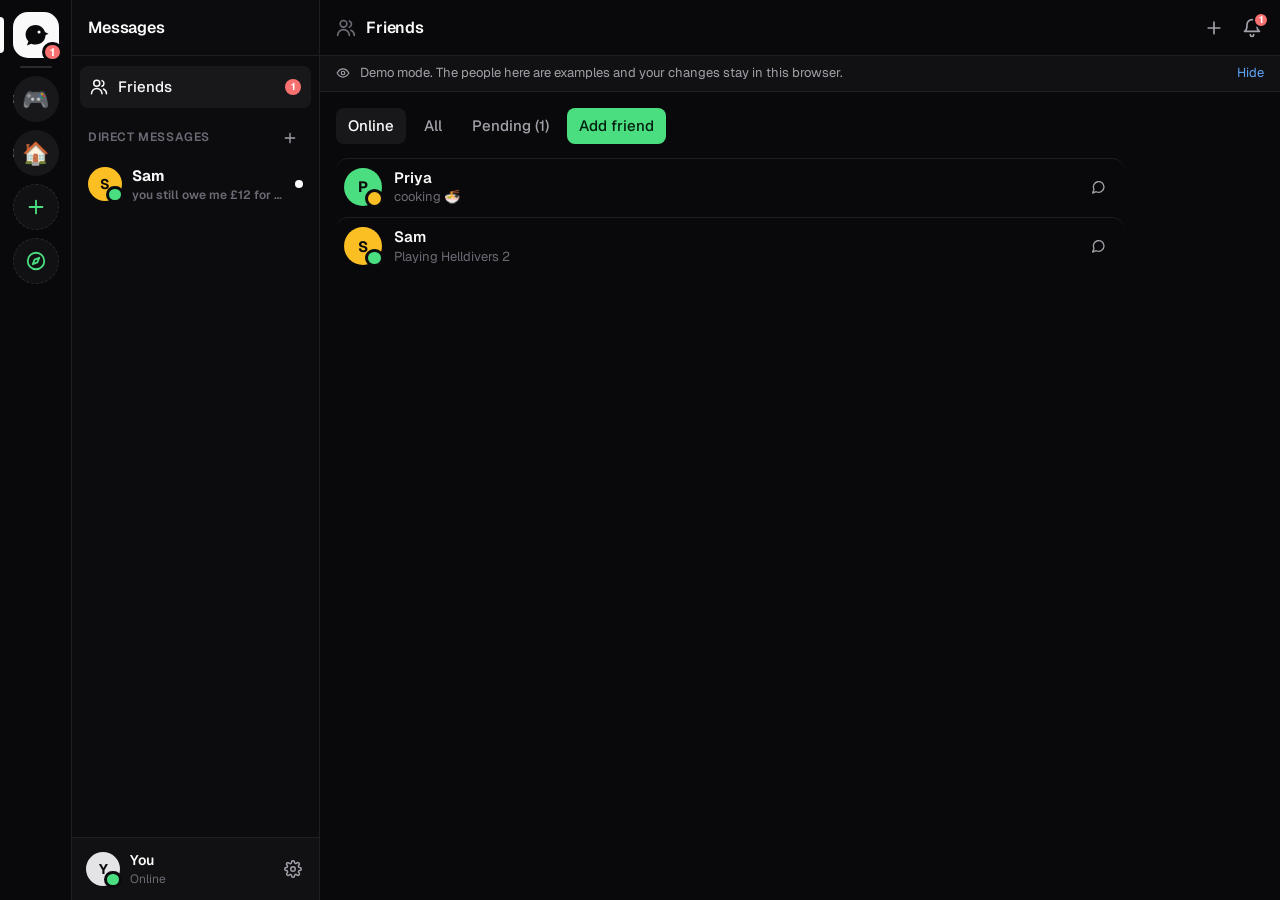
<file: roost/app.html>
<!doctype html>
<html lang="en">
<head>
<meta charset="utf-8">
<meta name="viewport" content="width=device-width, initial-scale=1, viewport-fit=cover, interactive-widget=resizes-content">
<title>Roost App</title>
<meta name="description" content="Roost is where your people hang out: servers, channels, DMs, hangouts, games and AI, in one app.">
<meta name="theme-color" content="#09090B">
<meta name="apple-mobile-web-app-capable" content="yes">
<meta name="mobile-web-app-capable" content="yes">
<meta name="apple-mobile-web-app-status-bar-style" content="black-translucent">
<link rel="manifest" href="manifest.webmanifest">
<link rel="icon" href="assets/icon.svg" type="image/svg+xml">
<link rel="apple-touch-icon" href="assets/icon.svg">
<link rel="preconnect" href="https://fonts.googleapis.com">
<link rel="preconnect" href="https://fonts.gstatic.com" crossorigin>
<link rel="stylesheet" href="https://fonts.googleapis.com/css2?family=Geist:wght@400;500;600;700&family=Geist+Mono:wght@400;500&display=swap">
<link rel="stylesheet" href="css/tokens.css">
<link rel="stylesheet" href="css/app.css">
</head>
<body class="app-body">
<svg width="0" height="0" style="position:absolute" aria-hidden="true">
  <defs>
    <symbol id="logo" viewBox="0 0 120 120">
      <path fill="currentColor" d="M58 14c-26 0-46 19-46 44 0 12 5 23 13 31l-7 19 21-8c6 3 12 4 19 4 26 0 46-19 46-44S84 14 58 14z"/>
      <path fill="currentColor" d="M100 46l18 8-18 8z"/>
      <circle cx="74" cy="46" r="7" fill="var(--logo-eye, #09090B)"/>
    </symbol>
  </defs>
</svg>

<div class="app" id="app" data-screen="nav">
  <nav class="rail" id="rail" aria-label="Servers"></nav>

  <aside class="sidebar" id="sidebar" aria-label="Channels">
    <div class="side-content" id="side-content">
      <div class="side-hd"><span class="sk line" style="width:60%"></span></div>
    </div>
    <div class="voicebar" id="voicebar" hidden></div>
    <div class="mebar" id="mebar"></div>
  </aside>

  <main class="main" id="main">
    <header class="main-hd" id="header"></header>
    <div class="banner" id="banner" hidden></div>
    <section class="chat" id="chat" aria-label="Conversation">
      <div class="feed" id="feed" role="log" aria-live="polite"><div class="feed-inner">
        <div class="boot"><svg viewBox="0 0 120 120" width="56" height="56" class="logo pulse"><use href="#logo"/></svg><span class="dim">Loading Roost…</span></div>
      </div></div>
      <button type="button" class="jump" id="jump" hidden>Jump to latest ↓</button>
      <div class="typing" id="typing" aria-live="polite"></div>
      <div class="composer" id="composer"></div>
    </section>
    <section class="alt" id="alt" hidden></section>
  </main>

  <aside class="panel" id="panel" hidden aria-label="Side panel"></aside>
</div>
<nav class="tabs" id="tabs" aria-label="Sections"></nav>

<script type="module" src="js/app.js"></script>
</body>
</html>
</file>
<file: kerb/css/tokens.css>
/* Design tokens. Dark brand look, with a taxi-amber accent used sparingly. */
:root {
  --bg: #09090B;
  --bg-2: #0C0C0E;
  --panel: #111113;
  --panel-2: #18181B;
  --hover: #1B1B20;
  --line: #1F1F23;
  --line-2: #2A2A30;
  --fg: #FAFAFA;
  --text: #D4D4D8;
  --muted: #A1A1AA;
  --dim: #6B6B75;
  --accent: #FAFAFA;
  --accent-ink: #09090B;
  --mention-bg: rgba(251, 191, 36, .07);
  --mention-line: #FBBF24;
  --ok: #4ADE80;
  --idle: #FBBF24;
  --dnd: #F87171;
  --bad: #F87171;
  --warn: #FBBF24;
  --info: #60A5FA;
  --shadow: 0 24px 80px -20px rgba(0, 0, 0, .8);
  --logo-eye: var(--bg);
  --sans: "Geist", ui-sans-serif, system-ui, -apple-system, "Segoe UI", Roboto, sans-serif;
  --mono: "Geist Mono", ui-monospace, "SF Mono", Menlo, Consolas, monospace;
  --fs: 15px;
  --r: 12px;
  --rail: 72px;
  --side: 248px;
  --panel-w: 280px;
  color-scheme: dark;
}
:root[data-skin="oled"] {
  --bg: #000000; --bg-2: #000000; --panel: #0A0A0A; --panel-2: #121212; --hover: #141414; --line: #1A1A1A; --line-2: #262626;
}
:root[data-skin="light"] {
  --bg: #FFFFFF; --bg-2: #F7F7F9; --panel: #F2F2F5; --panel-2: #E8E8ED; --hover: #EDEDF1; --line: #E4E4E9; --line-2: #D4D4DB;
  --fg: #111114; --text: #2A2A31; --muted: #5F5F6B; --dim: #8A8A96;
  --accent: #111114; --accent-ink: #FFFFFF;
  --mention-bg: rgba(217, 119, 6, .08); --mention-line: #D97706;
  --ok: #16A34A; --idle: #D97706; --dnd: #DC2626; --bad: #DC2626; --warn: #B45309; --info: #2563EB;
  --shadow: 0 24px 60px -20px rgba(0, 0, 0, .25);
  color-scheme: light;
}
</file>
<file: kerb/css/site.css>
/* Kerb website. Layout: one centred column like a product splash, then product shots and feature sections. */
* { box-sizing: border-box; }
[hidden] { display: none !important; }
html { scroll-behavior: smooth; }
body.site { margin: 0; background: var(--bg); color: var(--fg); font-family: var(--sans); font-size: 17px; line-height: 1.55; -webkit-font-smoothing: antialiased; }
body.site::before { content: ""; position: fixed; inset: 0 0 auto; height: env(safe-area-inset-top, 0px); z-index: 10; background: var(--bg); }
a { color: inherit; text-decoration: none; }
:focus-visible { outline: 2px solid var(--fg); outline-offset: 3px; border-radius: 8px; }
img { max-width: 100%; display: block; }
.logo { color: var(--fg); }

.page { max-width: 1080px; margin: 0 auto; padding-left: max(16px, env(safe-area-inset-left, 0px)); padding-right: max(16px, env(safe-area-inset-right, 0px)); }
.narrow { max-width: 860px; margin: 0 auto; }

.top { display: flex; justify-content: space-between; align-items: center; padding-block: 24px; }
.login { display: inline-flex; align-items: center; gap: 10px; padding: 10px 16px; border-radius: 12px; background: var(--panel); border: 1px solid var(--line); color: var(--muted); font-weight: 500; font-size: 16px; }
.login:hover { color: var(--fg); background: var(--panel-2); }
.login .ic { width: 22px; height: 22px; border-radius: 6px; background: var(--line-2); display: grid; place-items: center; }

.hero { display: grid; justify-items: center; padding-block: clamp(48px, 11vw, 130px) clamp(32px, 5vw, 56px); }
.brand { display: flex; align-items: center; gap: clamp(14px, 3vw, 26px); }
.brand .logo { width: clamp(80px, 15vw, 140px); height: auto; }
.brand h1 { margin: 0; font-weight: 600; font-size: clamp(60px, 14vw, 136px); letter-spacing: -.05em; line-height: 1; }
.tag { margin: 18px 0 0; color: var(--muted); font-size: clamp(17px, 2.2vw, 20px); text-align: center; max-width: 30em; text-wrap: balance; }

.stack { display: grid; gap: 12px; width: 100%; margin-top: clamp(36px, 6vw, 56px); }
.big { display: flex; align-items: center; justify-content: center; gap: 14px; min-height: 72px; padding: 16px 20px; border-radius: 16px; background: var(--panel); border: 1px solid var(--line); font-size: clamp(18px, 2.6vw, 22px); font-weight: 500; color: #E4E4E7; transition: background .15s, border-color .15s; }
.big:hover { background: var(--panel-2); border-color: var(--line-2); }
.big svg { width: 26px; height: 26px; color: var(--muted); flex: none; }
.big.primary { background: var(--fg); color: var(--bg); border-color: var(--fg); }
.big.primary svg { color: var(--bg); }
.big.primary:hover { filter: brightness(.92); }
.links { display: flex; flex-wrap: wrap; justify-content: center; gap: 10px clamp(18px, 4vw, 44px); margin-top: 36px; color: var(--muted); font-size: clamp(15px, 2vw, 18px); font-weight: 500; }
.links a:hover { color: var(--fg); }

/* product shots */
.shots { position: relative; margin-top: clamp(40px, 6vw, 72px); }
.window { border: 1px solid var(--line-2); border-radius: 14px; overflow: hidden; background: var(--bg-2); box-shadow: 0 40px 120px -40px rgba(0,0,0,.9); }
.chrome { display: flex; align-items: center; gap: 8px; height: 36px; padding: 0 12px; border-bottom: 1px solid var(--line); background: var(--panel); }
.chrome i { width: 10px; height: 10px; border-radius: 50%; background: var(--line-2); }
.chrome span { margin-left: 10px; font-family: var(--mono); font-size: 12px; color: var(--dim); }
.window img { width: 100%; height: auto; aspect-ratio: 1280 / 780; object-fit: cover; }
.phone { position: absolute; right: -8px; bottom: -40px; width: clamp(150px, 24%, 240px); border-radius: 28px; padding: 8px; background: #000; border: 1px solid var(--line-2); box-shadow: 0 30px 80px -20px rgba(0,0,0,.9); }
.phone img { border-radius: 21px; aspect-ratio: 390 / 800; object-fit: cover; width: 100%; height: auto; }
@media (max-width: 640px) { .phone { position: relative; right: auto; bottom: auto; width: 62%; margin: -60px 0 0 auto; } }

section { padding-block: clamp(80px, 11vw, 132px) 0; }
.sh { display: grid; gap: 10px; justify-items: center; text-align: center; margin-bottom: 36px; }
.k { font-family: var(--mono); font-size: 12px; color: var(--dim); letter-spacing: .08em; text-transform: uppercase; }
.sh h2 { margin: 0; font-size: clamp(30px, 5vw, 48px); font-weight: 600; letter-spacing: -.04em; line-height: 1.05; text-wrap: balance; max-width: 18em; }
.sh p { color: var(--muted); max-width: 34em; margin: 0; }

.grid { display: grid; grid-template-columns: repeat(3, minmax(0, 1fr)); gap: 12px; }
.feat { background: var(--panel); border: 1px solid var(--line); border-radius: 16px; padding: 22px; display: grid; gap: 10px; align-content: start; }
.fi { width: 36px; height: 36px; border-radius: 10px; background: var(--panel-2); border: 1px solid var(--line-2); display: grid; place-items: center; color: var(--muted); font-size: 18px; }
.feat h3 { margin: 0; font-size: 17px; font-weight: 600; letter-spacing: -.01em; }
.feat p { margin: 0; color: var(--muted); font-size: 15px; }
.feat code { font-family: var(--mono); font-size: 13px; color: var(--fg); background: var(--panel-2); padding: 1px 6px; border-radius: 5px; }
@media (max-width: 880px) { .grid { grid-template-columns: repeat(2, minmax(0, 1fr)); } }
@media (max-width: 560px) { .grid { grid-template-columns: 1fr; } }

.plans { display: grid; grid-template-columns: repeat(3, minmax(0, 1fr)); gap: 12px; }
.plan { background: var(--panel); border: 1px solid var(--line); border-radius: 16px; padding: 24px; display: grid; gap: 14px; align-content: start; }
.plan.hl { border-color: var(--line-2); background: linear-gradient(180deg, var(--panel-2), var(--panel)); }
.plan .nm { display: flex; justify-content: space-between; align-items: center; color: var(--muted); font-weight: 500; }
.pop { font-family: var(--mono); font-size: 11px; color: var(--bg); background: var(--fg); padding: 2px 8px; border-radius: 6px; }
.pr { font-size: 46px; font-weight: 600; letter-spacing: -.04em; line-height: 1; font-variant-numeric: tabular-nums; }
.pr small { font-size: 15px; color: var(--dim); font-weight: 400; letter-spacing: 0; }
.plan ul { list-style: none; margin: 0; padding: 0; display: grid; gap: 8px; color: var(--text); font-size: 15px; }
.plan li { display: grid; grid-template-columns: 18px 1fr; gap: 8px; }
.plan li::before { content: "✓"; color: var(--dim); }
.plan .big { min-height: 50px; font-size: 16px; margin-top: 4px; }
.beta { text-align: center; color: var(--dim); font-size: 14px; margin-top: 16px; }
@media (max-width: 880px) { .plans { grid-template-columns: 1fr; } }

.install { display: grid; grid-template-columns: repeat(2, minmax(0, 1fr)); gap: 12px; }
.inst { background: var(--panel); border: 1px solid var(--line); border-radius: 16px; padding: 24px; display: grid; gap: 12px; align-content: start; }
.inst h3 { margin: 0; font-size: 19px; font-weight: 600; }
.inst ol { margin: 0; padding-left: 20px; color: var(--text); display: grid; gap: 6px; }
@media (max-width: 700px) { .install { grid-template-columns: 1fr; } }

.faq { border-top: 1px solid var(--line); }
.faq details { border-bottom: 1px solid var(--line); padding-block: 20px; }
.faq summary { cursor: pointer; list-style: none; display: flex; justify-content: space-between; gap: 16px; font-weight: 600; font-size: 18px; }
.faq summary::-webkit-details-marker { display: none; }
.faq summary::after { content: "+"; font-family: var(--mono); color: var(--dim); }
.faq details[open] summary::after { content: "–"; }
.faq details p { color: var(--muted); margin: 12px 0 0; max-width: 42em; }

.cta { text-align: center; display: grid; justify-items: center; gap: 18px; }
.cta h2 { margin: 0; font-size: clamp(44px, 9vw, 96px); font-weight: 600; letter-spacing: -.05em; line-height: .95; }
.cta .big { width: min(420px, 100%); }

footer { margin-top: clamp(80px, 10vw, 120px); border-top: 1px solid var(--line); }
footer .page { display: flex; flex-wrap: wrap; justify-content: space-between; align-items: center; gap: 16px; padding-block: 28px; color: var(--dim); font-size: 14px; }
footer .fl { display: flex; gap: 20px; flex-wrap: wrap; }
footer a:hover { color: var(--fg); }
@media (prefers-reduced-motion: reduce) { html { scroll-behavior: auto; } * { transition: none !important; } }

.big .sub { display: block; font-size: 13px; color: var(--dim); font-weight: 400; }
.big.primary .sub { color: color-mix(in srgb, var(--bg) 60%, transparent); }
.ver { font-family: var(--mono); font-size: 14px; font-weight: 500; letter-spacing: 0; color: var(--dim); border: 1px solid var(--line-2); border-radius: 6px; padding: 2px 6px; align-self: flex-start; margin-top: 14px; }
.taxi { color: #FACC15; }
.pains { display: grid; grid-template-columns: repeat(3, minmax(0, 1fr)); gap: 12px; }
.pain { background: var(--panel); border: 1px solid var(--line); border-radius: 16px; padding: 22px; display: grid; gap: 12px; align-content: start; }
.pain h3 { margin: 0; font-size: 18px; }
.pain ul { margin: 0; padding: 0; list-style: none; display: grid; gap: 10px; font-size: 15px; }
.pain li { display: grid; grid-template-columns: 22px 1fr; gap: 6px; color: var(--text); }
.pain li.was { color: var(--dim); text-decoration: line-through; text-decoration-color: color-mix(in srgb, var(--bad) 60%, transparent); }
.pain li.was::before { content: "✕"; color: var(--bad); text-decoration: none; }
.pain li.now::before { content: "✓"; color: var(--ok); }
@media (max-width: 880px) { .pains { grid-template-columns: 1fr; } }
.steps3 { display: grid; grid-template-columns: repeat(3, minmax(0, 1fr)); gap: 12px; counter-reset: s; }
.step3 { background: var(--panel); border: 1px solid var(--line); border-radius: 16px; padding: 22px; display: grid; gap: 8px; counter-increment: s; }
.step3::before { content: "Step " counter(s); font-family: var(--mono); font-size: 12px; color: #FACC15; }
.step3 h3 { margin: 0; font-size: 18px; } .step3 p { margin: 0; color: var(--muted); font-size: 15px; }
@media (max-width: 760px) { .steps3 { grid-template-columns: 1fr; } }
.window img.contain { aspect-ratio: auto; }
</file>
<file: roost/css/tokens.css>
/* Design tokens. Dark is the brand default; people can switch to OLED or Light in Settings. */
:root {
  --bg: #09090B;
  --bg-2: #0C0C0E;
  --panel: #111113;
  --panel-2: #18181B;
  --hover: #1B1B20;
  --line: #1F1F23;
  --line-2: #2A2A30;
  --fg: #FAFAFA;
  --text: #D4D4D8;
  --muted: #A1A1AA;
  --dim: #6B6B75;
  --accent: #FAFAFA;
  --accent-ink: #09090B;
  --mention-bg: rgba(251, 191, 36, .07);
  --mention-line: #FBBF24;
  --ok: #4ADE80;
  --idle: #FBBF24;
  --dnd: #F87171;
  --bad: #F87171;
  --warn: #FBBF24;
  --info: #60A5FA;
  --shadow: 0 24px 80px -20px rgba(0, 0, 0, .8);
  --logo-eye: var(--bg);
  --sans: "Geist", ui-sans-serif, system-ui, -apple-system, "Segoe UI", Roboto, sans-serif;
  --mono: "Geist Mono", ui-monospace, "SF Mono", Menlo, Consolas, monospace;
  --fs: 15px;
  --r: 12px;
  --rail: 72px;
  --side: 248px;
  --panel-w: 280px;
  color-scheme: dark;
}
:root[data-skin="oled"] {
  --bg: #000000; --bg-2: #000000; --panel: #0A0A0A; --panel-2: #121212; --hover: #141414; --line: #1A1A1A; --line-2: #262626;
}
:root[data-skin="light"] {
  --bg: #FFFFFF; --bg-2: #F7F7F9; --panel: #F2F2F5; --panel-2: #E8E8ED; --hover: #EDEDF1; --line: #E4E4E9; --line-2: #D4D4DB;
  --fg: #111114; --text: #2A2A31; --muted: #5F5F6B; --dim: #8A8A96;
  --accent: #111114; --accent-ink: #FFFFFF;
  --mention-bg: rgba(217, 119, 6, .08); --mention-line: #D97706;
  --ok: #16A34A; --idle: #D97706; --dnd: #DC2626; --bad: #DC2626; --warn: #B45309; --info: #2563EB;
  --shadow: 0 24px 60px -20px rgba(0, 0, 0, .25);
  color-scheme: light;
}
</file>
<file: roost/css/site.css>
/* Roost website. Layout: one centred column like a product splash, then product shots and feature sections. */
* { box-sizing: border-box; }
[hidden] { display: none !important; }
html { scroll-behavior: smooth; }
body.site { margin: 0; background: var(--bg); color: var(--fg); font-family: var(--sans); font-size: 17px; line-height: 1.55; -webkit-font-smoothing: antialiased; }
body.site::before { content: ""; position: fixed; inset: 0 0 auto; height: env(safe-area-inset-top, 0px); z-index: 10; background: var(--bg); }
a { color: inherit; text-decoration: none; }
:focus-visible { outline: 2px solid var(--fg); outline-offset: 3px; border-radius: 8px; }
img { max-width: 100%; display: block; }
.logo { color: var(--fg); }

.page { max-width: 1080px; margin: 0 auto; padding-left: max(16px, env(safe-area-inset-left, 0px)); padding-right: max(16px, env(safe-area-inset-right, 0px)); }
.narrow { max-width: 860px; margin: 0 auto; }

.top { display: flex; justify-content: space-between; align-items: center; padding-block: 24px; }
.login { display: inline-flex; align-items: center; gap: 10px; padding: 10px 16px; border-radius: 12px; background: var(--panel); border: 1px solid var(--line); color: var(--muted); font-weight: 500; font-size: 16px; }
.login:hover { color: var(--fg); background: var(--panel-2); }
.login .ic { width: 22px; height: 22px; border-radius: 6px; background: var(--line-2); display: grid; place-items: center; }

.hero { display: grid; justify-items: center; padding-block: clamp(48px, 11vw, 130px) clamp(32px, 5vw, 56px); }
.brand { display: flex; align-items: center; gap: clamp(14px, 3vw, 26px); }
.brand .logo { width: clamp(80px, 15vw, 140px); height: auto; }
.brand h1 { margin: 0; font-weight: 600; font-size: clamp(60px, 14vw, 136px); letter-spacing: -.05em; line-height: 1; }
.tag { margin: 18px 0 0; color: var(--muted); font-size: clamp(17px, 2.2vw, 20px); text-align: center; max-width: 30em; text-wrap: balance; }

.stack { display: grid; gap: 12px; width: 100%; margin-top: clamp(36px, 6vw, 56px); }
.big { display: flex; align-items: center; justify-content: center; gap: 14px; min-height: 72px; padding: 16px 20px; border-radius: 16px; background: var(--panel); border: 1px solid var(--line); font-size: clamp(18px, 2.6vw, 22px); font-weight: 500; color: #E4E4E7; transition: background .15s, border-color .15s; }
.big:hover { background: var(--panel-2); border-color: var(--line-2); }
.big svg { width: 26px; height: 26px; color: var(--muted); flex: none; }
.big.primary { background: var(--fg); color: var(--bg); border-color: var(--fg); }
.big.primary svg { color: var(--bg); }
.big.primary:hover { filter: brightness(.92); }
.links { display: flex; flex-wrap: wrap; justify-content: center; gap: 10px clamp(18px, 4vw, 44px); margin-top: 36px; color: var(--muted); font-size: clamp(15px, 2vw, 18px); font-weight: 500; }
.links a:hover { color: var(--fg); }

/* product shots */
.shots { position: relative; margin-top: clamp(40px, 6vw, 72px); }
.window { border: 1px solid var(--line-2); border-radius: 14px; overflow: hidden; background: var(--bg-2); box-shadow: 0 40px 120px -40px rgba(0,0,0,.9); }
.chrome { display: flex; align-items: center; gap: 8px; height: 36px; padding: 0 12px; border-bottom: 1px solid var(--line); background: var(--panel); }
.chrome i { width: 10px; height: 10px; border-radius: 50%; background: var(--line-2); }
.chrome span { margin-left: 10px; font-family: var(--mono); font-size: 12px; color: var(--dim); }
.window img { width: 100%; height: auto; aspect-ratio: 1280 / 780; object-fit: cover; }
.phone { position: absolute; right: -8px; bottom: -40px; width: clamp(150px, 24%, 240px); border-radius: 28px; padding: 8px; background: #000; border: 1px solid var(--line-2); box-shadow: 0 30px 80px -20px rgba(0,0,0,.9); }
.phone img { border-radius: 21px; aspect-ratio: 390 / 800; object-fit: cover; width: 100%; height: auto; }
@media (max-width: 640px) { .phone { position: relative; right: auto; bottom: auto; width: 62%; margin: -60px 0 0 auto; } }

section { padding-block: clamp(80px, 11vw, 132px) 0; }
.sh { display: grid; gap: 10px; justify-items: center; text-align: center; margin-bottom: 36px; }
.k { font-family: var(--mono); font-size: 12px; color: var(--dim); letter-spacing: .08em; text-transform: uppercase; }
.sh h2 { margin: 0; font-size: clamp(30px, 5vw, 48px); font-weight: 600; letter-spacing: -.04em; line-height: 1.05; text-wrap: balance; max-width: 18em; }
.sh p { color: var(--muted); max-width: 34em; margin: 0; }

.grid { display: grid; grid-template-columns: repeat(3, minmax(0, 1fr)); gap: 12px; }
.feat { background: var(--panel); border: 1px solid var(--line); border-radius: 16px; padding: 22px; display: grid; gap: 10px; align-content: start; }
.fi { width: 36px; height: 36px; border-radius: 10px; background: var(--panel-2); border: 1px solid var(--line-2); display: grid; place-items: center; color: var(--muted); font-size: 18px; }
.feat h3 { margin: 0; font-size: 17px; font-weight: 600; letter-spacing: -.01em; }
.feat p { margin: 0; color: var(--muted); font-size: 15px; }
.feat code { font-family: var(--mono); font-size: 13px; color: var(--fg); background: var(--panel-2); padding: 1px 6px; border-radius: 5px; }
@media (max-width: 880px) { .grid { grid-template-columns: repeat(2, minmax(0, 1fr)); } }
@media (max-width: 560px) { .grid { grid-template-columns: 1fr; } }

.plans { display: grid; grid-template-columns: repeat(3, minmax(0, 1fr)); gap: 12px; }
.plan { background: var(--panel); border: 1px solid var(--line); border-radius: 16px; padding: 24px; display: grid; gap: 14px; align-content: start; }
.plan.hl { border-color: var(--line-2); background: linear-gradient(180deg, var(--panel-2), var(--panel)); }
.plan .nm { display: flex; justify-content: space-between; align-items: center; color: var(--muted); font-weight: 500; }
.pop { font-family: var(--mono); font-size: 11px; color: var(--bg); background: var(--fg); padding: 2px 8px; border-radius: 6px; }
.pr { font-size: 46px; font-weight: 600; letter-spacing: -.04em; line-height: 1; font-variant-numeric: tabular-nums; }
.pr small { font-size: 15px; color: var(--dim); font-weight: 400; letter-spacing: 0; }
.plan ul { list-style: none; margin: 0; padding: 0; display: grid; gap: 8px; color: var(--text); font-size: 15px; }
.plan li { display: grid; grid-template-columns: 18px 1fr; gap: 8px; }
.plan li::before { content: "✓"; color: var(--dim); }
.plan .big { min-height: 50px; font-size: 16px; margin-top: 4px; }
.beta { text-align: center; color: var(--dim); font-size: 14px; margin-top: 16px; }
@media (max-width: 880px) { .plans { grid-template-columns: 1fr; } }

.install { display: grid; grid-template-columns: repeat(2, minmax(0, 1fr)); gap: 12px; }
.inst { background: var(--panel); border: 1px solid var(--line); border-radius: 16px; padding: 24px; display: grid; gap: 12px; align-content: start; }
.inst h3 { margin: 0; font-size: 19px; font-weight: 600; }
.inst ol { margin: 0; padding-left: 20px; color: var(--text); display: grid; gap: 6px; }
@media (max-width: 700px) { .install { grid-template-columns: 1fr; } }

.faq { border-top: 1px solid var(--line); }
.faq details { border-bottom: 1px solid var(--line); padding-block: 20px; }
.faq summary { cursor: pointer; list-style: none; display: flex; justify-content: space-between; gap: 16px; font-weight: 600; font-size: 18px; }
.faq summary::-webkit-details-marker { display: none; }
.faq summary::after { content: "+"; font-family: var(--mono); color: var(--dim); }
.faq details[open] summary::after { content: "–"; }
.faq details p { color: var(--muted); margin: 12px 0 0; max-width: 42em; }

.cta { text-align: center; display: grid; justify-items: center; gap: 18px; }
.cta h2 { margin: 0; font-size: clamp(44px, 9vw, 96px); font-weight: 600; letter-spacing: -.05em; line-height: .95; }
.cta .big { width: min(420px, 100%); }

footer { margin-top: clamp(80px, 10vw, 120px); border-top: 1px solid var(--line); }
footer .page { display: flex; flex-wrap: wrap; justify-content: space-between; align-items: center; gap: 16px; padding-block: 28px; color: var(--dim); font-size: 14px; }
footer .fl { display: flex; gap: 20px; flex-wrap: wrap; }
footer a:hover { color: var(--fg); }
@media (prefers-reduced-motion: reduce) { html { scroll-behavior: auto; } * { transition: none !important; } }
</file>
<file: kerb/css/maplibre-gl.css>
.maplibregl-map{font:12px/20px Helvetica Neue,Arial,Helvetica,sans-serif;overflow:hidden;position:relative;-webkit-tap-highlight-color:rgb(0 0 0/0)}.maplibregl-canvas{left:0;position:absolute;top:0}.maplibregl-map:fullscreen{height:100%;width:100%}.maplibregl-ctrl-group button.maplibregl-ctrl-compass{touch-action:none}.maplibregl-canvas-container.maplibregl-interactive,.maplibregl-ctrl-group button.maplibregl-ctrl-compass{cursor:grab;-webkit-user-select:none;-moz-user-select:none;user-select:none}.maplibregl-canvas-container.maplibregl-interactive.maplibregl-track-pointer{cursor:pointer}.maplibregl-canvas-container.maplibregl-interactive:active,.maplibregl-ctrl-group button.maplibregl-ctrl-compass:active{cursor:grabbing}.maplibregl-canvas-container.maplibregl-touch-zoom-rotate,.maplibregl-canvas-container.maplibregl-touch-zoom-rotate .maplibregl-canvas{touch-action:pan-x pan-y}.maplibregl-canvas-container.maplibregl-touch-drag-pan,.maplibregl-canvas-container.maplibregl-touch-drag-pan .maplibregl-canvas{touch-action:pinch-zoom}.maplibregl-canvas-container.maplibregl-touch-zoom-rotate.maplibregl-touch-drag-pan,.maplibregl-canvas-container.maplibregl-touch-zoom-rotate.maplibregl-touch-drag-pan .maplibregl-canvas{touch-action:none}.maplibregl-canvas-container.maplibregl-touch-drag-pan.maplibregl-cooperative-gestures,.maplibregl-canvas-container.maplibregl-touch-drag-pan.maplibregl-cooperative-gestures .maplibregl-canvas{touch-action:pan-x pan-y}.maplibregl-ctrl-bottom-left,.maplibregl-ctrl-bottom-right,.maplibregl-ctrl-top-left,.maplibregl-ctrl-top-right{pointer-events:none;position:absolute;z-index:2}.maplibregl-ctrl-top-left{left:0;top:0}.maplibregl-ctrl-top-right{right:0;top:0}.maplibregl-ctrl-bottom-left{bottom:0;left:0}.maplibregl-ctrl-bottom-right{bottom:0;right:0}.maplibregl-ctrl{clear:both;pointer-events:auto;transform:translate(0)}.maplibregl-ctrl-top-left .maplibregl-ctrl{float:left;margin:10px 0 0 10px}.maplibregl-ctrl-top-right .maplibregl-ctrl{float:right;margin:10px 10px 0 0}.maplibregl-ctrl-bottom-left .maplibregl-ctrl{float:left;margin:0 0 10px 10px}.maplibregl-ctrl-bottom-right .maplibregl-ctrl{float:right;margin:0 10px 10px 0}.maplibregl-ctrl-group{background:#fff;border-radius:4px}.maplibregl-ctrl-group:not(:empty){box-shadow:0 0 0 2px rgba(0,0,0,.1)}@media (forced-colors:active){.maplibregl-ctrl-group:not(:empty){box-shadow:0 0 0 2px ButtonText}}.maplibregl-ctrl-group button{background-color:transparent;border:0;box-sizing:border-box;cursor:pointer;display:block;height:29px;outline:none;padding:0;width:29px}.maplibregl-ctrl-group button+button{border-top:1px solid #ddd}.maplibregl-ctrl button .maplibregl-ctrl-icon{background-position:50%;background-repeat:no-repeat;display:block;height:100%;width:100%}@media (forced-colors:active){.maplibregl-ctrl-icon{background-color:transparent}.maplibregl-ctrl-group button+button{border-top:1px solid ButtonText}}.maplibregl-ctrl button::-moz-focus-inner{border:0;padding:0}.maplibregl-ctrl-attrib-button:focus,.maplibregl-ctrl-group button:focus{box-shadow:0 0 2px 2px #0096ff}.maplibregl-ctrl button:disabled{cursor:not-allowed}.maplibregl-ctrl button:disabled .maplibregl-ctrl-icon{opacity:.25}.maplibregl-ctrl button:not(:disabled):hover{background-color:rgb(0 0 0/5%)}.maplibregl-ctrl-group button:focus:focus-visible{box-shadow:0 0 2px 2px #0096ff}.maplibregl-ctrl-group button:focus:not(:focus-visible){box-shadow:none}.maplibregl-ctrl-group button:focus:first-child{border-radius:4px 4px 0 0}.maplibregl-ctrl-group button:focus:last-child{border-radius:0 0 4px 4px}.maplibregl-ctrl-group button:focus:only-child{border-radius:inherit}.maplibregl-ctrl button.maplibregl-ctrl-zoom-out .maplibregl-ctrl-icon{background-image:url("data:image/svg+xml;charset=utf-8,%3Csvg xmlns='http://www.w3.org/2000/svg' width='29' height='29' fill='%23333' viewBox='0 0 29 29'%3E%3Cpath d='M10 13c-.75 0-1.5.75-1.5 1.5S9.25 16 10 16h9c.75 0 1.5-.75 1.5-1.5S19.75 13 19 13z'/%3E%3C/svg%3E")}.maplibregl-ctrl button.maplibregl-ctrl-zoom-in .maplibregl-ctrl-icon{background-image:url("data:image/svg+xml;charset=utf-8,%3Csvg xmlns='http://www.w3.org/2000/svg' width='29' height='29' fill='%23333' viewBox='0 0 29 29'%3E%3Cpath d='M14.5 8.5c-.75 0-1.5.75-1.5 1.5v3h-3c-.75 0-1.5.75-1.5 1.5S9.25 16 10 16h3v3c0 .75.75 1.5 1.5 1.5S16 19.75 16 19v-3h3c.75 0 1.5-.75 1.5-1.5S19.75 13 19 13h-3v-3c0-.75-.75-1.5-1.5-1.5'/%3E%3C/svg%3E")}@media (forced-colors:active){.maplibregl-ctrl button.maplibregl-ctrl-zoom-out .maplibregl-ctrl-icon{background-image:url("data:image/svg+xml;charset=utf-8,%3Csvg xmlns='http://www.w3.org/2000/svg' width='29' height='29' fill='%23fff' viewBox='0 0 29 29'%3E%3Cpath d='M10 13c-.75 0-1.5.75-1.5 1.5S9.25 16 10 16h9c.75 0 1.5-.75 1.5-1.5S19.75 13 19 13z'/%3E%3C/svg%3E")}.maplibregl-ctrl button.maplibregl-ctrl-zoom-in .maplibregl-ctrl-icon{background-image:url("data:image/svg+xml;charset=utf-8,%3Csvg xmlns='http://www.w3.org/2000/svg' width='29' height='29' fill='%23fff' viewBox='0 0 29 29'%3E%3Cpath d='M14.5 8.5c-.75 0-1.5.75-1.5 1.5v3h-3c-.75 0-1.5.75-1.5 1.5S9.25 16 10 16h3v3c0 .75.75 1.5 1.5 1.5S16 19.75 16 19v-3h3c.75 0 1.5-.75 1.5-1.5S19.75 13 19 13h-3v-3c0-.75-.75-1.5-1.5-1.5'/%3E%3C/svg%3E")}}@media (forced-colors:active) and (prefers-color-scheme:light){.maplibregl-ctrl button.maplibregl-ctrl-zoom-out .maplibregl-ctrl-icon{background-image:url("data:image/svg+xml;charset=utf-8,%3Csvg xmlns='http://www.w3.org/2000/svg' width='29' height='29' viewBox='0 0 29 29'%3E%3Cpath d='M10 13c-.75 0-1.5.75-1.5 1.5S9.25 16 10 16h9c.75 0 1.5-.75 1.5-1.5S19.75 13 19 13z'/%3E%3C/svg%3E")}.maplibregl-ctrl button.maplibregl-ctrl-zoom-in .maplibregl-ctrl-icon{background-image:url("data:image/svg+xml;charset=utf-8,%3Csvg xmlns='http://www.w3.org/2000/svg' width='29' height='29' viewBox='0 0 29 29'%3E%3Cpath d='M14.5 8.5c-.75 0-1.5.75-1.5 1.5v3h-3c-.75 0-1.5.75-1.5 1.5S9.25 16 10 16h3v3c0 .75.75 1.5 1.5 1.5S16 19.75 16 19v-3h3c.75 0 1.5-.75 1.5-1.5S19.75 13 19 13h-3v-3c0-.75-.75-1.5-1.5-1.5'/%3E%3C/svg%3E")}}.maplibregl-ctrl button.maplibregl-ctrl-fullscreen .maplibregl-ctrl-icon{background-image:url("data:image/svg+xml;charset=utf-8,%3Csvg xmlns='http://www.w3.org/2000/svg' width='29' height='29' fill='%23333' viewBox='0 0 29 29'%3E%3Cpath d='M24 16v5.5c0 1.75-.75 2.5-2.5 2.5H16v-1l3-1.5-4-5.5 1-1 5.5 4 1.5-3zM6 16l1.5 3 5.5-4 1 1-4 5.5 3 1.5v1H7.5C5.75 24 5 23.25 5 21.5V16zm7-11v1l-3 1.5 4 5.5-1 1-5.5-4L6 13H5V7.5C5 5.75 5.75 5 7.5 5zm11 2.5c0-1.75-.75-2.5-2.5-2.5H16v1l3 1.5-4 5.5 1 1 5.5-4 1.5 3h1z'/%3E%3C/svg%3E")}.maplibregl-ctrl button.maplibregl-ctrl-shrink .maplibregl-ctrl-icon{background-image:url("data:image/svg+xml;charset=utf-8,%3Csvg xmlns='http://www.w3.org/2000/svg' width='29' height='29' viewBox='0 0 29 29'%3E%3Cpath d='M18.5 16c-1.75 0-2.5.75-2.5 2.5V24h1l1.5-3 5.5 4 1-1-4-5.5 3-1.5v-1zM13 18.5c0-1.75-.75-2.5-2.5-2.5H5v1l3 1.5L4 24l1 1 5.5-4 1.5 3h1zm3-8c0 1.75.75 2.5 2.5 2.5H24v-1l-3-1.5L25 5l-1-1-5.5 4L17 5h-1zM10.5 13c1.75 0 2.5-.75 2.5-2.5V5h-1l-1.5 3L5 4 4 5l4 5.5L5 12v1z'/%3E%3C/svg%3E")}@media (forced-colors:active){.maplibregl-ctrl button.maplibregl-ctrl-fullscreen .maplibregl-ctrl-icon{background-image:url("data:image/svg+xml;charset=utf-8,%3Csvg xmlns='http://www.w3.org/2000/svg' width='29' height='29' fill='%23fff' viewBox='0 0 29 29'%3E%3Cpath d='M24 16v5.5c0 1.75-.75 2.5-2.5 2.5H16v-1l3-1.5-4-5.5 1-1 5.5 4 1.5-3zM6 16l1.5 3 5.5-4 1 1-4 5.5 3 1.5v1H7.5C5.75 24 5 23.25 5 21.5V16zm7-11v1l-3 1.5 4 5.5-1 1-5.5-4L6 13H5V7.5C5 5.75 5.75 5 7.5 5zm11 2.5c0-1.75-.75-2.5-2.5-2.5H16v1l3 1.5-4 5.5 1 1 5.5-4 1.5 3h1z'/%3E%3C/svg%3E")}.maplibregl-ctrl button.maplibregl-ctrl-shrink .maplibregl-ctrl-icon{background-image:url("data:image/svg+xml;charset=utf-8,%3Csvg xmlns='http://www.w3.org/2000/svg' width='29' height='29' fill='%23fff' viewBox='0 0 29 29'%3E%3Cpath d='M18.5 16c-1.75 0-2.5.75-2.5 2.5V24h1l1.5-3 5.5 4 1-1-4-5.5 3-1.5v-1zM13 18.5c0-1.75-.75-2.5-2.5-2.5H5v1l3 1.5L4 24l1 1 5.5-4 1.5 3h1zm3-8c0 1.75.75 2.5 2.5 2.5H24v-1l-3-1.5L25 5l-1-1-5.5 4L17 5h-1zM10.5 13c1.75 0 2.5-.75 2.5-2.5V5h-1l-1.5 3L5 4 4 5l4 5.5L5 12v1z'/%3E%3C/svg%3E")}}@media (forced-colors:active) and (prefers-color-scheme:light){.maplibregl-ctrl button.maplibregl-ctrl-fullscreen .maplibregl-ctrl-icon{background-image:url("data:image/svg+xml;charset=utf-8,%3Csvg xmlns='http://www.w3.org/2000/svg' width='29' height='29' viewBox='0 0 29 29'%3E%3Cpath d='M24 16v5.5c0 1.75-.75 2.5-2.5 2.5H16v-1l3-1.5-4-5.5 1-1 5.5 4 1.5-3zM6 16l1.5 3 5.5-4 1 1-4 5.5 3 1.5v1H7.5C5.75 24 5 23.25 5 21.5V16zm7-11v1l-3 1.5 4 5.5-1 1-5.5-4L6 13H5V7.5C5 5.75 5.75 5 7.5 5zm11 2.5c0-1.75-.75-2.5-2.5-2.5H16v1l3 1.5-4 5.5 1 1 5.5-4 1.5 3h1z'/%3E%3C/svg%3E")}.maplibregl-ctrl button.maplibregl-ctrl-shrink .maplibregl-ctrl-icon{background-image:url("data:image/svg+xml;charset=utf-8,%3Csvg xmlns='http://www.w3.org/2000/svg' width='29' height='29' viewBox='0 0 29 29'%3E%3Cpath d='M18.5 16c-1.75 0-2.5.75-2.5 2.5V24h1l1.5-3 5.5 4 1-1-4-5.5 3-1.5v-1zM13 18.5c0-1.75-.75-2.5-2.5-2.5H5v1l3 1.5L4 24l1 1 5.5-4 1.5 3h1zm3-8c0 1.75.75 2.5 2.5 2.5H24v-1l-3-1.5L25 5l-1-1-5.5 4L17 5h-1zM10.5 13c1.75 0 2.5-.75 2.5-2.5V5h-1l-1.5 3L5 4 4 5l4 5.5L5 12v1z'/%3E%3C/svg%3E")}}.maplibregl-ctrl button.maplibregl-ctrl-compass .maplibregl-ctrl-icon{background-image:url("data:image/svg+xml;charset=utf-8,%3Csvg xmlns='http://www.w3.org/2000/svg' width='29' height='29' fill='%23333' viewBox='0 0 29 29'%3E%3Cpath d='m10.5 14 4-8 4 8z'/%3E%3Cpath fill='%23ccc' d='m10.5 16 4 8 4-8z'/%3E%3C/svg%3E")}@media (forced-colors:active){.maplibregl-ctrl button.maplibregl-ctrl-compass .maplibregl-ctrl-icon{background-image:url("data:image/svg+xml;charset=utf-8,%3Csvg xmlns='http://www.w3.org/2000/svg' width='29' height='29' fill='%23fff' viewBox='0 0 29 29'%3E%3Cpath d='m10.5 14 4-8 4 8z'/%3E%3Cpath fill='%23ccc' d='m10.5 16 4 8 4-8z'/%3E%3C/svg%3E")}}@media (forced-colors:active) and (prefers-color-scheme:light){.maplibregl-ctrl button.maplibregl-ctrl-compass .maplibregl-ctrl-icon{background-image:url("data:image/svg+xml;charset=utf-8,%3Csvg xmlns='http://www.w3.org/2000/svg' width='29' height='29' viewBox='0 0 29 29'%3E%3Cpath d='m10.5 14 4-8 4 8z'/%3E%3Cpath fill='%23ccc' d='m10.5 16 4 8 4-8z'/%3E%3C/svg%3E")}}.maplibregl-ctrl button.maplibregl-ctrl-terrain .maplibregl-ctrl-icon{background-image:url("data:image/svg+xml;charset=utf-8,%3Csvg xmlns='http://www.w3.org/2000/svg' width='22' height='22' fill='%23333' viewBox='0 0 22 22'%3E%3Cpath d='m1.754 13.406 4.453-4.851 3.09 3.09 3.281 3.277.969-.969-3.309-3.312 3.844-4.121 6.148 6.886h1.082v-.855l-7.207-8.07-4.84 5.187L6.169 6.57l-5.48 5.965v.871ZM.688 16.844h20.625v1.375H.688Zm0 0'/%3E%3C/svg%3E")}.maplibregl-ctrl button.maplibregl-ctrl-terrain-enabled .maplibregl-ctrl-icon{background-image:url("data:image/svg+xml;charset=utf-8,%3Csvg xmlns='http://www.w3.org/2000/svg' width='22' height='22' fill='%2333b5e5' viewBox='0 0 22 22'%3E%3Cpath d='m1.754 13.406 4.453-4.851 3.09 3.09 3.281 3.277.969-.969-3.309-3.312 3.844-4.121 6.148 6.886h1.082v-.855l-7.207-8.07-4.84 5.187L6.169 6.57l-5.48 5.965v.871ZM.688 16.844h20.625v1.375H.688Zm0 0'/%3E%3C/svg%3E")}.maplibregl-ctrl button.maplibregl-ctrl-geolocate .maplibregl-ctrl-icon{background-image:url("data:image/svg+xml;charset=utf-8,%3Csvg xmlns='http://www.w3.org/2000/svg' width='29' height='29' fill='%23333' viewBox='0 0 20 20'%3E%3Cpath d='M10 4C9 4 9 5 9 5v.1A5 5 0 0 0 5.1 9H5s-1 0-1 1 1 1 1 1h.1A5 5 0 0 0 9 14.9v.1s0 1 1 1 1-1 1-1v-.1a5 5 0 0 0 3.9-3.9h.1s1 0 1-1-1-1-1-1h-.1A5 5 0 0 0 11 5.1V5s0-1-1-1m0 2.5a3.5 3.5 0 1 1 0 7 3.5 3.5 0 1 1 0-7'/%3E%3Ccircle cx='10' cy='10' r='2'/%3E%3C/svg%3E")}.maplibregl-ctrl button.maplibregl-ctrl-geolocate:disabled .maplibregl-ctrl-icon{background-image:url("data:image/svg+xml;charset=utf-8,%3Csvg xmlns='http://www.w3.org/2000/svg' width='29' height='29' fill='%23aaa' viewBox='0 0 20 20'%3E%3Cpath d='M10 4C9 4 9 5 9 5v.1A5 5 0 0 0 5.1 9H5s-1 0-1 1 1 1 1 1h.1A5 5 0 0 0 9 14.9v.1s0 1 1 1 1-1 1-1v-.1a5 5 0 0 0 3.9-3.9h.1s1 0 1-1-1-1-1-1h-.1A5 5 0 0 0 11 5.1V5s0-1-1-1m0 2.5a3.5 3.5 0 1 1 0 7 3.5 3.5 0 1 1 0-7'/%3E%3Ccircle cx='10' cy='10' r='2'/%3E%3Cpath fill='red' d='m14 5 1 1-9 9-1-1z'/%3E%3C/svg%3E")}.maplibregl-ctrl button.maplibregl-ctrl-geolocate.maplibregl-ctrl-geolocate-active .maplibregl-ctrl-icon{background-image:url("data:image/svg+xml;charset=utf-8,%3Csvg xmlns='http://www.w3.org/2000/svg' width='29' height='29' fill='%2333b5e5' viewBox='0 0 20 20'%3E%3Cpath d='M10 4C9 4 9 5 9 5v.1A5 5 0 0 0 5.1 9H5s-1 0-1 1 1 1 1 1h.1A5 5 0 0 0 9 14.9v.1s0 1 1 1 1-1 1-1v-.1a5 5 0 0 0 3.9-3.9h.1s1 0 1-1-1-1-1-1h-.1A5 5 0 0 0 11 5.1V5s0-1-1-1m0 2.5a3.5 3.5 0 1 1 0 7 3.5 3.5 0 1 1 0-7'/%3E%3Ccircle cx='10' cy='10' r='2'/%3E%3C/svg%3E")}.maplibregl-ctrl button.maplibregl-ctrl-geolocate.maplibregl-ctrl-geolocate-active-error .maplibregl-ctrl-icon{background-image:url("data:image/svg+xml;charset=utf-8,%3Csvg xmlns='http://www.w3.org/2000/svg' width='29' height='29' fill='%23e58978' viewBox='0 0 20 20'%3E%3Cpath d='M10 4C9 4 9 5 9 5v.1A5 5 0 0 0 5.1 9H5s-1 0-1 1 1 1 1 1h.1A5 5 0 0 0 9 14.9v.1s0 1 1 1 1-1 1-1v-.1a5 5 0 0 0 3.9-3.9h.1s1 0 1-1-1-1-1-1h-.1A5 5 0 0 0 11 5.1V5s0-1-1-1m0 2.5a3.5 3.5 0 1 1 0 7 3.5 3.5 0 1 1 0-7'/%3E%3Ccircle cx='10' cy='10' r='2'/%3E%3C/svg%3E")}.maplibregl-ctrl button.maplibregl-ctrl-geolocate.maplibregl-ctrl-geolocate-background .maplibregl-ctrl-icon{background-image:url("data:image/svg+xml;charset=utf-8,%3Csvg xmlns='http://www.w3.org/2000/svg' width='29' height='29' fill='%2333b5e5' viewBox='0 0 20 20'%3E%3Cpath d='M10 4C9 4 9 5 9 5v.1A5 5 0 0 0 5.1 9H5s-1 0-1 1 1 1 1 1h.1A5 5 0 0 0 9 14.9v.1s0 1 1 1 1-1 1-1v-.1a5 5 0 0 0 3.9-3.9h.1s1 0 1-1-1-1-1-1h-.1A5 5 0 0 0 11 5.1V5s0-1-1-1m0 2.5a3.5 3.5 0 1 1 0 7 3.5 3.5 0 1 1 0-7'/%3E%3C/svg%3E")}.maplibregl-ctrl button.maplibregl-ctrl-geolocate.maplibregl-ctrl-geolocate-background-error .maplibregl-ctrl-icon{background-image:url("data:image/svg+xml;charset=utf-8,%3Csvg xmlns='http://www.w3.org/2000/svg' width='29' height='29' fill='%23e54e33' viewBox='0 0 20 20'%3E%3Cpath d='M10 4C9 4 9 5 9 5v.1A5 5 0 0 0 5.1 9H5s-1 0-1 1 1 1 1 1h.1A5 5 0 0 0 9 14.9v.1s0 1 1 1 1-1 1-1v-.1a5 5 0 0 0 3.9-3.9h.1s1 0 1-1-1-1-1-1h-.1A5 5 0 0 0 11 5.1V5s0-1-1-1m0 2.5a3.5 3.5 0 1 1 0 7 3.5 3.5 0 1 1 0-7'/%3E%3C/svg%3E")}.maplibregl-ctrl button.maplibregl-ctrl-geolocate.maplibregl-ctrl-geolocate-waiting .maplibregl-ctrl-icon{animation:maplibregl-spin 2s linear infinite}@media (forced-colors:active){.maplibregl-ctrl button.maplibregl-ctrl-geolocate .maplibregl-ctrl-icon{background-image:url("data:image/svg+xml;charset=utf-8,%3Csvg xmlns='http://www.w3.org/2000/svg' width='29' height='29' fill='%23fff' viewBox='0 0 20 20'%3E%3Cpath d='M10 4C9 4 9 5 9 5v.1A5 5 0 0 0 5.1 9H5s-1 0-1 1 1 1 1 1h.1A5 5 0 0 0 9 14.9v.1s0 1 1 1 1-1 1-1v-.1a5 5 0 0 0 3.9-3.9h.1s1 0 1-1-1-1-1-1h-.1A5 5 0 0 0 11 5.1V5s0-1-1-1m0 2.5a3.5 3.5 0 1 1 0 7 3.5 3.5 0 1 1 0-7'/%3E%3Ccircle cx='10' cy='10' r='2'/%3E%3C/svg%3E")}.maplibregl-ctrl button.maplibregl-ctrl-geolocate:disabled .maplibregl-ctrl-icon{background-image:url("data:image/svg+xml;charset=utf-8,%3Csvg xmlns='http://www.w3.org/2000/svg' width='29' height='29' fill='%23999' viewBox='0 0 20 20'%3E%3Cpath d='M10 4C9 4 9 5 9 5v.1A5 5 0 0 0 5.1 9H5s-1 0-1 1 1 1 1 1h.1A5 5 0 0 0 9 14.9v.1s0 1 1 1 1-1 1-1v-.1a5 5 0 0 0 3.9-3.9h.1s1 0 1-1-1-1-1-1h-.1A5 5 0 0 0 11 5.1V5s0-1-1-1m0 2.5a3.5 3.5 0 1 1 0 7 3.5 3.5 0 1 1 0-7'/%3E%3Ccircle cx='10' cy='10' r='2'/%3E%3Cpath fill='red' d='m14 5 1 1-9 9-1-1z'/%3E%3C/svg%3E")}.maplibregl-ctrl button.maplibregl-ctrl-geolocate.maplibregl-ctrl-geolocate-active .maplibregl-ctrl-icon{background-image:url("data:image/svg+xml;charset=utf-8,%3Csvg xmlns='http://www.w3.org/2000/svg' width='29' height='29' fill='%2333b5e5' viewBox='0 0 20 20'%3E%3Cpath d='M10 4C9 4 9 5 9 5v.1A5 5 0 0 0 5.1 9H5s-1 0-1 1 1 1 1 1h.1A5 5 0 0 0 9 14.9v.1s0 1 1 1 1-1 1-1v-.1a5 5 0 0 0 3.9-3.9h.1s1 0 1-1-1-1-1-1h-.1A5 5 0 0 0 11 5.1V5s0-1-1-1m0 2.5a3.5 3.5 0 1 1 0 7 3.5 3.5 0 1 1 0-7'/%3E%3Ccircle cx='10' cy='10' r='2'/%3E%3C/svg%3E")}.maplibregl-ctrl button.maplibregl-ctrl-geolocate.maplibregl-ctrl-geolocate-active-error .maplibregl-ctrl-icon{background-image:url("data:image/svg+xml;charset=utf-8,%3Csvg xmlns='http://www.w3.org/2000/svg' width='29' height='29' fill='%23e58978' viewBox='0 0 20 20'%3E%3Cpath d='M10 4C9 4 9 5 9 5v.1A5 5 0 0 0 5.1 9H5s-1 0-1 1 1 1 1 1h.1A5 5 0 0 0 9 14.9v.1s0 1 1 1 1-1 1-1v-.1a5 5 0 0 0 3.9-3.9h.1s1 0 1-1-1-1-1-1h-.1A5 5 0 0 0 11 5.1V5s0-1-1-1m0 2.5a3.5 3.5 0 1 1 0 7 3.5 3.5 0 1 1 0-7'/%3E%3Ccircle cx='10' cy='10' r='2'/%3E%3C/svg%3E")}.maplibregl-ctrl button.maplibregl-ctrl-geolocate.maplibregl-ctrl-geolocate-background .maplibregl-ctrl-icon{background-image:url("data:image/svg+xml;charset=utf-8,%3Csvg xmlns='http://www.w3.org/2000/svg' width='29' height='29' fill='%2333b5e5' viewBox='0 0 20 20'%3E%3Cpath d='M10 4C9 4 9 5 9 5v.1A5 5 0 0 0 5.1 9H5s-1 0-1 1 1 1 1 1h.1A5 5 0 0 0 9 14.9v.1s0 1 1 1 1-1 1-1v-.1a5 5 0 0 0 3.9-3.9h.1s1 0 1-1-1-1-1-1h-.1A5 5 0 0 0 11 5.1V5s0-1-1-1m0 2.5a3.5 3.5 0 1 1 0 7 3.5 3.5 0 1 1 0-7'/%3E%3C/svg%3E")}.maplibregl-ctrl button.maplibregl-ctrl-geolocate.maplibregl-ctrl-geolocate-background-error .maplibregl-ctrl-icon{background-image:url("data:image/svg+xml;charset=utf-8,%3Csvg xmlns='http://www.w3.org/2000/svg' width='29' height='29' fill='%23e54e33' viewBox='0 0 20 20'%3E%3Cpath d='M10 4C9 4 9 5 9 5v.1A5 5 0 0 0 5.1 9H5s-1 0-1 1 1 1 1 1h.1A5 5 0 0 0 9 14.9v.1s0 1 1 1 1-1 1-1v-.1a5 5 0 0 0 3.9-3.9h.1s1 0 1-1-1-1-1-1h-.1A5 5 0 0 0 11 5.1V5s0-1-1-1m0 2.5a3.5 3.5 0 1 1 0 7 3.5 3.5 0 1 1 0-7'/%3E%3C/svg%3E")}}@media (forced-colors:active) and (prefers-color-scheme:light){.maplibregl-ctrl button.maplibregl-ctrl-geolocate .maplibregl-ctrl-icon{background-image:url("data:image/svg+xml;charset=utf-8,%3Csvg xmlns='http://www.w3.org/2000/svg' width='29' height='29' viewBox='0 0 20 20'%3E%3Cpath d='M10 4C9 4 9 5 9 5v.1A5 5 0 0 0 5.1 9H5s-1 0-1 1 1 1 1 1h.1A5 5 0 0 0 9 14.9v.1s0 1 1 1 1-1 1-1v-.1a5 5 0 0 0 3.9-3.9h.1s1 0 1-1-1-1-1-1h-.1A5 5 0 0 0 11 5.1V5s0-1-1-1m0 2.5a3.5 3.5 0 1 1 0 7 3.5 3.5 0 1 1 0-7'/%3E%3Ccircle cx='10' cy='10' r='2'/%3E%3C/svg%3E")}.maplibregl-ctrl button.maplibregl-ctrl-geolocate:disabled .maplibregl-ctrl-icon{background-image:url("data:image/svg+xml;charset=utf-8,%3Csvg xmlns='http://www.w3.org/2000/svg' width='29' height='29' fill='%23666' viewBox='0 0 20 20'%3E%3Cpath d='M10 4C9 4 9 5 9 5v.1A5 5 0 0 0 5.1 9H5s-1 0-1 1 1 1 1 1h.1A5 5 0 0 0 9 14.9v.1s0 1 1 1 1-1 1-1v-.1a5 5 0 0 0 3.9-3.9h.1s1 0 1-1-1-1-1-1h-.1A5 5 0 0 0 11 5.1V5s0-1-1-1m0 2.5a3.5 3.5 0 1 1 0 7 3.5 3.5 0 1 1 0-7'/%3E%3Ccircle cx='10' cy='10' r='2'/%3E%3Cpath fill='red' d='m14 5 1 1-9 9-1-1z'/%3E%3C/svg%3E")}}@keyframes maplibregl-spin{0%{transform:rotate(0deg)}to{transform:rotate(1turn)}}a.maplibregl-ctrl-logo{background-image:url("data:image/svg+xml;charset=utf-8,%3Csvg xmlns='http://www.w3.org/2000/svg' width='88' height='23' fill='none'%3E%3Cpath fill='%23000' fill-opacity='.4' fill-rule='evenodd' d='M17.408 16.796h-1.827l2.501-12.095h.198l3.324 6.533.988 2.19.988-2.19 3.258-6.533h.181l2.6 12.095h-1.81l-1.218-5.644-.362-1.71-.658 1.71-2.929 5.644h-.098l-2.914-5.644-.757-1.71-.345 1.71zm1.958-3.42-.726 3.663a1.255 1.255 0 0 1-1.232 1.011h-1.827a1.255 1.255 0 0 1-1.229-1.509l2.501-12.095a1.255 1.255 0 0 1 1.23-1.001h.197a1.25 1.25 0 0 1 1.12.685l3.19 6.273 3.125-6.263a1.25 1.25 0 0 1 1.123-.695h.181a1.255 1.255 0 0 1 1.227.991l1.443 6.71a5 5 0 0 1 .314-.787l.009-.016a4.6 4.6 0 0 1 1.777-1.887c.782-.46 1.668-.667 2.611-.667a4.6 4.6 0 0 1 1.7.32l.306.134c.21-.16.474-.256.759-.256h1.694a1.255 1.255 0 0 1 1.212.925 1.255 1.255 0 0 1 1.212-.925h1.711c.284 0 .545.094.755.252.613-.3 1.312-.45 2.075-.45 1.356 0 2.557.445 3.482 1.4q.47.48.763 1.064V4.701a1.255 1.255 0 0 1 1.255-1.255h1.86A1.255 1.255 0 0 1 54.44 4.7v9.194h2.217c.19 0 .37.043.532.118v-4.77c0-.356.147-.678.385-.906a2.42 2.42 0 0 1-.682-1.71c0-.665.267-1.253.735-1.7a2.45 2.45 0 0 1 1.722-.674 2.43 2.43 0 0 1 1.705.675q.318.302.504.683V4.7a1.255 1.255 0 0 1 1.255-1.255h1.744A1.255 1.255 0 0 1 65.812 4.7v3.335a4.8 4.8 0 0 1 1.526-.246c.938 0 1.817.214 2.59.69a4.47 4.47 0 0 1 1.67 1.743v-.98a1.255 1.255 0 0 1 1.256-1.256h1.777c.233 0 .451.064.639.174a3.4 3.4 0 0 1 1.567-.372c.346 0 .861.02 1.285.232a1.25 1.25 0 0 1 .689 1.004 4.7 4.7 0 0 1 .853-.588c.795-.44 1.675-.647 2.61-.647 1.385 0 2.65.39 3.525 1.396.836.938 1.168 2.173 1.168 3.528q-.001.515-.056 1.051a1.255 1.255 0 0 1-.947 1.09l.408.952a1.255 1.255 0 0 1-.477 1.552c-.418.268-.92.463-1.458.612-.613.171-1.304.244-2.049.244-1.06 0-2.043-.207-2.886-.698l-.015-.008c-.798-.48-1.419-1.135-1.818-1.963l-.004-.008a5.8 5.8 0 0 1-.548-2.512q0-.429.053-.843a1.3 1.3 0 0 1-.333-.086l-.166-.004c-.223 0-.426.062-.643.228-.03.024-.142.139-.142.59v3.883a1.255 1.255 0 0 1-1.256 1.256h-1.777a1.255 1.255 0 0 1-1.256-1.256V15.69l-.032.057a4.8 4.8 0 0 1-1.86 1.833 5.04 5.04 0 0 1-2.484.634 4.5 4.5 0 0 1-1.935-.424 1.25 1.25 0 0 1-.764.258h-1.71a1.255 1.255 0 0 1-1.256-1.255V7.687a2.4 2.4 0 0 1-.428.625c.253.23.412.561.412.93v7.553a1.255 1.255 0 0 1-1.256 1.255h-1.843a1.25 1.25 0 0 1-.894-.373c-.228.23-.544.373-.894.373H51.32a1.255 1.255 0 0 1-1.256-1.255v-1.251l-.061.117a4.7 4.7 0 0 1-1.782 1.884 4.77 4.77 0 0 1-2.485.67 5.6 5.6 0 0 1-1.485-.188l.009 2.764a1.255 1.255 0 0 1-1.255 1.259h-1.729a1.255 1.255 0 0 1-1.255-1.255v-3.537a1.255 1.255 0 0 1-1.167.793h-1.679a1.25 1.25 0 0 1-.77-.263 4.5 4.5 0 0 1-1.945.429c-.885 0-1.724-.21-2.495-.632l-.017-.01a5 5 0 0 1-1.081-.836 1.255 1.255 0 0 1-1.254 1.312h-1.81a1.255 1.255 0 0 1-1.228-.99l-.782-3.625-2.044 3.939a1.25 1.25 0 0 1-1.115.676h-.098a1.25 1.25 0 0 1-1.116-.68l-2.061-3.994zM35.92 16.63l.207-.114.223-.15q.493-.356.735-.785l.061-.118.033 1.332h1.678V9.242h-1.694l-.033 1.267q-.133-.329-.526-.658l-.032-.028a3.2 3.2 0 0 0-.668-.428l-.27-.12a3.3 3.3 0 0 0-1.235-.23q-1.136-.001-1.974.493a3.36 3.36 0 0 0-1.3 1.382q-.445.89-.444 2.074 0 1.2.51 2.107a3.8 3.8 0 0 0 1.382 1.381 3.9 3.9 0 0 0 1.893.477q.795 0 1.455-.33zm-2.789-5.38q-.576.675-.575 1.762 0 1.102.559 1.794.576.675 1.645.675a2.25 2.25 0 0 0 .934-.19 2.2 2.2 0 0 0 .468-.29l.178-.161a2.2 2.2 0 0 0 .397-.561q.244-.5.244-1.15v-.115q0-.708-.296-1.267l-.043-.077a2.2 2.2 0 0 0-.633-.709l-.13-.086-.047-.028a2.1 2.1 0 0 0-1.073-.285q-1.052 0-1.629.692zm2.316 2.706c.163-.17.28-.407.28-.83v-.114c0-.292-.06-.508-.15-.68a.96.96 0 0 0-.353-.389.85.85 0 0 0-.464-.127c-.4 0-.56.114-.664.239l-.01.012c-.148.174-.275.45-.275.945 0 .506.122.801.27.99.097.11.266.224.68.224.303 0 .504-.09.687-.269zm7.545 1.705a2.6 2.6 0 0 0 .331.423q.319.33.755.548l.173.074q.65.255 1.49.255 1.02 0 1.844-.493a3.45 3.45 0 0 0 1.316-1.4q.493-.904.493-2.089 0-1.909-.988-2.913-.988-1.02-2.584-1.02-.898 0-1.575.347a3 3 0 0 0-.415.262l-.199.166a3.4 3.4 0 0 0-.64.82V9.242h-1.712v11.553h1.729l-.017-5.134zm.53-1.138q.206.29.48.5l.155.11.053.034q.51.296 1.119.297 1.07 0 1.645-.675.577-.69.576-1.762 0-1.119-.576-1.777-.558-.675-1.645-.675-.435 0-.835.16a2 2 0 0 0-.284.136 2 2 0 0 0-.363.254 2.2 2.2 0 0 0-.46.569l-.082.162a2.6 2.6 0 0 0-.213 1.072v.115q0 .707.296 1.267l.135.211zm.964-.818a1.1 1.1 0 0 0 .367.385.94.94 0 0 0 .476.118c.423 0 .59-.117.687-.23.159-.194.28-.478.28-.95 0-.53-.133-.8-.266-.952l-.021-.025c-.078-.094-.231-.221-.68-.221a1 1 0 0 0-.503.135l-.012.007a.86.86 0 0 0-.335.343c-.073.133-.132.324-.132.614v.115a1.4 1.4 0 0 0 .14.66zm15.7-6.222q.347-.346.346-.856a1.05 1.05 0 0 0-.345-.79 1.18 1.18 0 0 0-.84-.329q-.51 0-.855.33a1.05 1.05 0 0 0-.346.79q0 .51.346.855.345.346.856.346.51 0 .839-.346zm4.337 9.314.033-1.332q.191.403.59.747l.098.081a4 4 0 0 0 .316.224l.223.122a3.2 3.2 0 0 0 1.44.322 3.8 3.8 0 0 0 1.875-.477 3.5 3.5 0 0 0 1.382-1.366q.527-.89.526-2.09 0-1.184-.444-2.073a3.24 3.24 0 0 0-1.283-1.399q-.823-.51-1.942-.51a3.5 3.5 0 0 0-1.527.344l-.086.043-.165.09a3 3 0 0 0-.33.214q-.432.315-.656.707a2 2 0 0 0-.099.198l.082-1.283V4.701h-1.744v12.095zm.473-2.509a2.5 2.5 0 0 0 .566.7q.117.098.245.18l.144.08a2.1 2.1 0 0 0 .975.232q1.07 0 1.645-.675.576-.69.576-1.778 0-1.102-.576-1.777-.56-.691-1.645-.692a2.2 2.2 0 0 0-1.015.235q-.22.113-.415.282l-.15.142a2.1 2.1 0 0 0-.42.594q-.223.479-.223 1.1v.115q0 .705.293 1.26zm2.616-.293c.157-.191.28-.479.28-.967 0-.51-.13-.79-.276-.961l-.021-.026c-.082-.1-.232-.225-.67-.225a.87.87 0 0 0-.681.279l-.012.011c-.154.155-.274.38-.274.807v.115c0 .285.057.499.144.669a1.1 1.1 0 0 0 .367.405c.137.082.28.123.455.123.423 0 .59-.118.686-.23zm8.266-3.013q.345-.13.724-.14l.069-.002q.493 0 .642.099l.247-1.794q-.196-.099-.717-.099a2.3 2.3 0 0 0-.545.063 2 2 0 0 0-.411.148 2.2 2.2 0 0 0-.4.249 2.5 2.5 0 0 0-.485.499 2.7 2.7 0 0 0-.32.581l-.05.137v-1.48h-1.778v7.553h1.777v-3.884q0-.546.159-.943a1.5 1.5 0 0 1 .466-.636 2.5 2.5 0 0 1 .399-.253 2 2 0 0 1 .224-.099zm9.784 2.656.05-.922q0-1.743-.856-2.698-.838-.97-2.584-.97-1.119-.001-2.007.493a3.46 3.46 0 0 0-1.4 1.382q-.493.906-.493 2.106 0 1.07.428 1.975.428.89 1.332 1.432.906.526 2.255.526.973 0 1.668-.185l.044-.012.135-.04q.613-.184.984-.421l-.542-1.267q-.3.162-.642.274l-.297.087q-.51.131-1.3.131-.954 0-1.497-.444a1.6 1.6 0 0 1-.192-.193q-.366-.44-.512-1.234l-.004-.021zm-5.427-1.256-.003.022h3.752v-.138q-.011-.727-.288-1.118a1 1 0 0 0-.156-.176q-.46-.428-1.316-.428-.986 0-1.494.604-.379.45-.494 1.234zm-27.053 2.77V4.7h-1.86v12.095h5.333V15.15zm7.103-5.908v7.553h-1.843V9.242h1.843z'/%3E%3Cpath fill='%23fff' d='m19.63 11.151-.757-1.71-.345 1.71-1.12 5.644h-1.827L18.083 4.7h.197l3.325 6.533.988 2.19.988-2.19L26.839 4.7h.181l2.6 12.095h-1.81l-1.218-5.644-.362-1.71-.658 1.71-2.93 5.644h-.098l-2.913-5.644zm14.836 5.81q-1.02 0-1.893-.478a3.8 3.8 0 0 1-1.381-1.382q-.51-.906-.51-2.106 0-1.185.444-2.074a3.36 3.36 0 0 1 1.3-1.382q.839-.494 1.974-.494a3.3 3.3 0 0 1 1.234.231 3.3 3.3 0 0 1 .97.575q.396.33.527.659l.033-1.267h1.694v7.553H37.18l-.033-1.332q-.279.593-1.02 1.053a3.17 3.17 0 0 1-1.662.444zm.296-1.482q.938 0 1.58-.642.642-.66.642-1.711v-.115q0-.708-.296-1.267a2.2 2.2 0 0 0-.807-.872 2.1 2.1 0 0 0-1.119-.313q-1.053 0-1.629.692-.575.675-.575 1.76 0 1.103.559 1.795.577.675 1.645.675zm6.521-6.237h1.711v1.4q.906-1.597 2.83-1.597 1.596 0 2.584 1.02.988 1.005.988 2.914 0 1.185-.493 2.09a3.46 3.46 0 0 1-1.316 1.399 3.5 3.5 0 0 1-1.844.493q-.954 0-1.662-.329a2.67 2.67 0 0 1-1.086-.97l.017 5.134h-1.728zm4.048 6.22q1.07 0 1.645-.674.577-.69.576-1.762 0-1.119-.576-1.777-.558-.675-1.645-.675-.592 0-1.12.296-.51.28-.822.823-.296.527-.296 1.234v.115q0 .708.296 1.267.313.543.823.855.51.296 1.119.297z'/%3E%3Cpath fill='%23e1e3e9' d='M51.325 4.7h1.86v10.45h3.473v1.646h-5.333zm7.12 4.542h1.843v7.553h-1.843zm.905-1.415a1.16 1.16 0 0 1-.856-.346 1.17 1.17 0 0 1-.346-.856 1.05 1.05 0 0 1 .346-.79q.346-.329.856-.329.494 0 .839.33a1.05 1.05 0 0 1 .345.79 1.16 1.16 0 0 1-.345.855q-.33.346-.84.346zm7.875 9.133a3.17 3.17 0 0 1-1.662-.444q-.723-.46-1.004-1.053l-.033 1.332h-1.71V4.701h1.743v4.657l-.082 1.283q.279-.658 1.086-1.119a3.5 3.5 0 0 1 1.778-.477q1.119 0 1.942.51a3.24 3.24 0 0 1 1.283 1.4q.445.888.444 2.072 0 1.201-.526 2.09a3.5 3.5 0 0 1-1.382 1.366 3.8 3.8 0 0 1-1.876.477zm-.296-1.481q1.069 0 1.645-.675.577-.69.577-1.778 0-1.102-.577-1.776-.56-.691-1.645-.692a2.12 2.12 0 0 0-1.58.659q-.642.641-.642 1.694v.115q0 .71.296 1.267a2.4 2.4 0 0 0 .807.872 2.1 2.1 0 0 0 1.119.313zm5.927-6.237h1.777v1.481q.263-.757.856-1.217a2.14 2.14 0 0 1 1.349-.46q.527 0 .724.098l-.247 1.794q-.149-.099-.642-.099-.774 0-1.416.494-.626.493-.626 1.58v3.883h-1.777V9.242zm9.534 7.718q-1.35 0-2.255-.526-.904-.543-1.332-1.432a4.6 4.6 0 0 1-.428-1.975q0-1.2.493-2.106a3.46 3.46 0 0 1 1.4-1.382q.889-.495 2.007-.494 1.744 0 2.584.97.855.956.856 2.7 0 .444-.05.92h-5.43q.18 1.005.708 1.45.542.443 1.497.443.79 0 1.3-.131a4 4 0 0 0 .938-.362l.542 1.267q-.411.263-1.119.46-.708.198-1.711.197zm1.596-4.558q.016-1.02-.444-1.432-.46-.428-1.316-.428-1.728 0-1.991 1.86z'/%3E%3Cpath d='M5.074 15.948a.484.657 0 0 0-.486.659v1.84a.484.657 0 0 0 .486.659h4.101a.484.657 0 0 0 .486-.659v-1.84a.484.657 0 0 0-.486-.659zm3.56 1.16H5.617v.838h3.017z' style='fill:%23fff;fill-rule:evenodd;stroke-width:1.03600001'/%3E%3Cg style='stroke-width:1.12603545'%3E%3Cpath d='M-9.408-1.416c-3.833-.025-7.056 2.912-7.08 6.615-.02 3.08 1.653 4.832 3.107 6.268.903.892 1.721 1.74 2.32 2.902l-.525-.004c-.543-.003-.992.304-1.24.639a1.87 1.87 0 0 0-.362 1.121l-.011 1.877c-.003.402.104.787.347 1.125.244.338.688.653 1.23.656l4.142.028c.542.003.99-.306 1.238-.641a1.87 1.87 0 0 0 .363-1.121l.012-1.875a1.87 1.87 0 0 0-.348-1.127c-.243-.338-.688-.653-1.23-.656l-.518-.004c.597-1.145 1.425-1.983 2.348-2.87 1.473-1.414 3.18-3.149 3.2-6.226-.016-3.59-2.923-6.684-6.993-6.707m-.006 1.1v.002c3.274.02 5.92 2.532 5.9 5.6-.017 2.706-1.39 4.026-2.863 5.44-1.034.994-2.118 2.033-2.814 3.633-.018.041-.052.055-.075.065q-.013.004-.02.01a.34.34 0 0 1-.226.084.34.34 0 0 1-.224-.086l-.092-.077c-.699-1.615-1.768-2.669-2.781-3.67-1.454-1.435-2.797-2.762-2.78-5.478.02-3.067 2.7-5.545 5.975-5.523m-.02 2.826c-1.62-.01-2.944 1.315-2.955 2.96-.01 1.646 1.295 2.988 2.916 2.999h.002c1.621.01 2.943-1.316 2.953-2.961.011-1.646-1.294-2.988-2.916-2.998m-.005 1.1c1.017.006 1.829.83 1.822 1.89s-.83 1.874-1.848 1.867c-1.018-.006-1.829-.83-1.822-1.89s.83-1.874 1.848-1.868m-2.155 11.857 4.14.025c.271.002.49.305.487.676l-.013 1.875c-.003.37-.224.67-.495.668l-4.14-.025c-.27-.002-.487-.306-.485-.676l.012-1.875c.003-.37.224-.67.494-.668' style='color:%23000;font-style:normal;font-variant:normal;font-weight:400;font-stretch:normal;font-size:medium;line-height:normal;font-family:sans-serif;font-variant-ligatures:normal;font-variant-position:normal;font-variant-caps:normal;font-variant-numeric:normal;font-variant-alternates:normal;font-feature-settings:normal;text-indent:0;text-align:start;text-decoration:none;text-decoration-line:none;text-decoration-style:solid;text-decoration-color:%23000;letter-spacing:normal;word-spacing:normal;text-transform:none;writing-mode:lr-tb;direction:ltr;text-orientation:mixed;dominant-baseline:auto;baseline-shift:baseline;text-anchor:start;white-space:normal;shape-padding:0;clip-rule:evenodd;display:inline;overflow:visible;visibility:visible;opacity:1;isolation:auto;mix-blend-mode:normal;color-interpolation:sRGB;color-interpolation-filters:linearRGB;solid-color:%23000;solid-opacity:1;vector-effect:none;fill:%23000;fill-opacity:.4;fill-rule:evenodd;stroke:none;stroke-width:2.47727823;stroke-linecap:butt;stroke-linejoin:miter;stroke-miterlimit:4;stroke-dasharray:none;stroke-dashoffset:0;stroke-opacity:1;color-rendering:auto;image-rendering:auto;shape-rendering:auto;text-rendering:auto' transform='translate(15.553 2.85)scale(.88807)'/%3E%3Cpath d='M-9.415-.316C-12.69-.338-15.37 2.14-15.39 5.207c-.017 2.716 1.326 4.041 2.78 5.477 1.013 1 2.081 2.055 2.78 3.67l.092.076a.34.34 0 0 0 .225.086.34.34 0 0 0 .227-.083l.019-.01c.022-.009.057-.024.074-.064.697-1.6 1.78-2.64 2.814-3.634 1.473-1.414 2.847-2.733 2.864-5.44.02-3.067-2.627-5.58-5.901-5.601m-.057 8.784c1.621.011 2.944-1.315 2.955-2.96.01-1.646-1.295-2.988-2.916-2.999-1.622-.01-2.945 1.315-2.955 2.96s1.295 2.989 2.916 3' style='clip-rule:evenodd;fill:%23e1e3e9;fill-opacity:1;fill-rule:evenodd;stroke:none;stroke-width:2.47727823;stroke-miterlimit:4;stroke-dasharray:none;stroke-opacity:.4' transform='translate(15.553 2.85)scale(.88807)'/%3E%3Cpath d='M-11.594 15.465c-.27-.002-.492.297-.494.668l-.012 1.876c-.003.371.214.673.485.675l4.14.027c.271.002.492-.298.495-.668l.012-1.877c.003-.37-.215-.672-.485-.674z' style='clip-rule:evenodd;fill:%23fff;fill-opacity:1;fill-rule:evenodd;stroke:none;stroke-width:2.47727823;stroke-miterlimit:4;stroke-dasharray:none;stroke-opacity:.4' transform='translate(15.553 2.85)scale(.88807)'/%3E%3C/g%3E%3C/svg%3E");background-repeat:no-repeat;cursor:pointer;display:block;height:23px;margin:0 0 -4px -4px;overflow:hidden;width:88px}a.maplibregl-ctrl-logo.maplibregl-compact{width:14px}@media (forced-colors:active){a.maplibregl-ctrl-logo{background-color:transparent;background-image:url("data:image/svg+xml;charset=utf-8,%3Csvg xmlns='http://www.w3.org/2000/svg' width='88' height='23' fill='none'%3E%3Cpath fill='%23000' fill-opacity='.4' fill-rule='evenodd' d='M17.408 16.796h-1.827l2.501-12.095h.198l3.324 6.533.988 2.19.988-2.19 3.258-6.533h.181l2.6 12.095h-1.81l-1.218-5.644-.362-1.71-.658 1.71-2.929 5.644h-.098l-2.914-5.644-.757-1.71-.345 1.71zm1.958-3.42-.726 3.663a1.255 1.255 0 0 1-1.232 1.011h-1.827a1.255 1.255 0 0 1-1.229-1.509l2.501-12.095a1.255 1.255 0 0 1 1.23-1.001h.197a1.25 1.25 0 0 1 1.12.685l3.19 6.273 3.125-6.263a1.25 1.25 0 0 1 1.123-.695h.181a1.255 1.255 0 0 1 1.227.991l1.443 6.71a5 5 0 0 1 .314-.787l.009-.016a4.6 4.6 0 0 1 1.777-1.887c.782-.46 1.668-.667 2.611-.667a4.6 4.6 0 0 1 1.7.32l.306.134c.21-.16.474-.256.759-.256h1.694a1.255 1.255 0 0 1 1.212.925 1.255 1.255 0 0 1 1.212-.925h1.711c.284 0 .545.094.755.252.613-.3 1.312-.45 2.075-.45 1.356 0 2.557.445 3.482 1.4q.47.48.763 1.064V4.701a1.255 1.255 0 0 1 1.255-1.255h1.86A1.255 1.255 0 0 1 54.44 4.7v9.194h2.217c.19 0 .37.043.532.118v-4.77c0-.356.147-.678.385-.906a2.42 2.42 0 0 1-.682-1.71c0-.665.267-1.253.735-1.7a2.45 2.45 0 0 1 1.722-.674 2.43 2.43 0 0 1 1.705.675q.318.302.504.683V4.7a1.255 1.255 0 0 1 1.255-1.255h1.744A1.255 1.255 0 0 1 65.812 4.7v3.335a4.8 4.8 0 0 1 1.526-.246c.938 0 1.817.214 2.59.69a4.47 4.47 0 0 1 1.67 1.743v-.98a1.255 1.255 0 0 1 1.256-1.256h1.777c.233 0 .451.064.639.174a3.4 3.4 0 0 1 1.567-.372c.346 0 .861.02 1.285.232a1.25 1.25 0 0 1 .689 1.004 4.7 4.7 0 0 1 .853-.588c.795-.44 1.675-.647 2.61-.647 1.385 0 2.65.39 3.525 1.396.836.938 1.168 2.173 1.168 3.528q-.001.515-.056 1.051a1.255 1.255 0 0 1-.947 1.09l.408.952a1.255 1.255 0 0 1-.477 1.552c-.418.268-.92.463-1.458.612-.613.171-1.304.244-2.049.244-1.06 0-2.043-.207-2.886-.698l-.015-.008c-.798-.48-1.419-1.135-1.818-1.963l-.004-.008a5.8 5.8 0 0 1-.548-2.512q0-.429.053-.843a1.3 1.3 0 0 1-.333-.086l-.166-.004c-.223 0-.426.062-.643.228-.03.024-.142.139-.142.59v3.883a1.255 1.255 0 0 1-1.256 1.256h-1.777a1.255 1.255 0 0 1-1.256-1.256V15.69l-.032.057a4.8 4.8 0 0 1-1.86 1.833 5.04 5.04 0 0 1-2.484.634 4.5 4.5 0 0 1-1.935-.424 1.25 1.25 0 0 1-.764.258h-1.71a1.255 1.255 0 0 1-1.256-1.255V7.687a2.4 2.4 0 0 1-.428.625c.253.23.412.561.412.93v7.553a1.255 1.255 0 0 1-1.256 1.255h-1.843a1.25 1.25 0 0 1-.894-.373c-.228.23-.544.373-.894.373H51.32a1.255 1.255 0 0 1-1.256-1.255v-1.251l-.061.117a4.7 4.7 0 0 1-1.782 1.884 4.77 4.77 0 0 1-2.485.67 5.6 5.6 0 0 1-1.485-.188l.009 2.764a1.255 1.255 0 0 1-1.255 1.259h-1.729a1.255 1.255 0 0 1-1.255-1.255v-3.537a1.255 1.255 0 0 1-1.167.793h-1.679a1.25 1.25 0 0 1-.77-.263 4.5 4.5 0 0 1-1.945.429c-.885 0-1.724-.21-2.495-.632l-.017-.01a5 5 0 0 1-1.081-.836 1.255 1.255 0 0 1-1.254 1.312h-1.81a1.255 1.255 0 0 1-1.228-.99l-.782-3.625-2.044 3.939a1.25 1.25 0 0 1-1.115.676h-.098a1.25 1.25 0 0 1-1.116-.68l-2.061-3.994zM35.92 16.63l.207-.114.223-.15q.493-.356.735-.785l.061-.118.033 1.332h1.678V9.242h-1.694l-.033 1.267q-.133-.329-.526-.658l-.032-.028a3.2 3.2 0 0 0-.668-.428l-.27-.12a3.3 3.3 0 0 0-1.235-.23q-1.136-.001-1.974.493a3.36 3.36 0 0 0-1.3 1.382q-.445.89-.444 2.074 0 1.2.51 2.107a3.8 3.8 0 0 0 1.382 1.381 3.9 3.9 0 0 0 1.893.477q.795 0 1.455-.33zm-2.789-5.38q-.576.675-.575 1.762 0 1.102.559 1.794.576.675 1.645.675a2.25 2.25 0 0 0 .934-.19 2.2 2.2 0 0 0 .468-.29l.178-.161a2.2 2.2 0 0 0 .397-.561q.244-.5.244-1.15v-.115q0-.708-.296-1.267l-.043-.077a2.2 2.2 0 0 0-.633-.709l-.13-.086-.047-.028a2.1 2.1 0 0 0-1.073-.285q-1.052 0-1.629.692zm2.316 2.706c.163-.17.28-.407.28-.83v-.114c0-.292-.06-.508-.15-.68a.96.96 0 0 0-.353-.389.85.85 0 0 0-.464-.127c-.4 0-.56.114-.664.239l-.01.012c-.148.174-.275.45-.275.945 0 .506.122.801.27.99.097.11.266.224.68.224.303 0 .504-.09.687-.269zm7.545 1.705a2.6 2.6 0 0 0 .331.423q.319.33.755.548l.173.074q.65.255 1.49.255 1.02 0 1.844-.493a3.45 3.45 0 0 0 1.316-1.4q.493-.904.493-2.089 0-1.909-.988-2.913-.988-1.02-2.584-1.02-.898 0-1.575.347a3 3 0 0 0-.415.262l-.199.166a3.4 3.4 0 0 0-.64.82V9.242h-1.712v11.553h1.729l-.017-5.134zm.53-1.138q.206.29.48.5l.155.11.053.034q.51.296 1.119.297 1.07 0 1.645-.675.577-.69.576-1.762 0-1.119-.576-1.777-.558-.675-1.645-.675-.435 0-.835.16a2 2 0 0 0-.284.136 2 2 0 0 0-.363.254 2.2 2.2 0 0 0-.46.569l-.082.162a2.6 2.6 0 0 0-.213 1.072v.115q0 .707.296 1.267l.135.211zm.964-.818a1.1 1.1 0 0 0 .367.385.94.94 0 0 0 .476.118c.423 0 .59-.117.687-.23.159-.194.28-.478.28-.95 0-.53-.133-.8-.266-.952l-.021-.025c-.078-.094-.231-.221-.68-.221a1 1 0 0 0-.503.135l-.012.007a.86.86 0 0 0-.335.343c-.073.133-.132.324-.132.614v.115a1.4 1.4 0 0 0 .14.66zm15.7-6.222q.347-.346.346-.856a1.05 1.05 0 0 0-.345-.79 1.18 1.18 0 0 0-.84-.329q-.51 0-.855.33a1.05 1.05 0 0 0-.346.79q0 .51.346.855.345.346.856.346.51 0 .839-.346zm4.337 9.314.033-1.332q.191.403.59.747l.098.081a4 4 0 0 0 .316.224l.223.122a3.2 3.2 0 0 0 1.44.322 3.8 3.8 0 0 0 1.875-.477 3.5 3.5 0 0 0 1.382-1.366q.527-.89.526-2.09 0-1.184-.444-2.073a3.24 3.24 0 0 0-1.283-1.399q-.823-.51-1.942-.51a3.5 3.5 0 0 0-1.527.344l-.086.043-.165.09a3 3 0 0 0-.33.214q-.432.315-.656.707a2 2 0 0 0-.099.198l.082-1.283V4.701h-1.744v12.095zm.473-2.509a2.5 2.5 0 0 0 .566.7q.117.098.245.18l.144.08a2.1 2.1 0 0 0 .975.232q1.07 0 1.645-.675.576-.69.576-1.778 0-1.102-.576-1.777-.56-.691-1.645-.692a2.2 2.2 0 0 0-1.015.235q-.22.113-.415.282l-.15.142a2.1 2.1 0 0 0-.42.594q-.223.479-.223 1.1v.115q0 .705.293 1.26zm2.616-.293c.157-.191.28-.479.28-.967 0-.51-.13-.79-.276-.961l-.021-.026c-.082-.1-.232-.225-.67-.225a.87.87 0 0 0-.681.279l-.012.011c-.154.155-.274.38-.274.807v.115c0 .285.057.499.144.669a1.1 1.1 0 0 0 .367.405c.137.082.28.123.455.123.423 0 .59-.118.686-.23zm8.266-3.013q.345-.13.724-.14l.069-.002q.493 0 .642.099l.247-1.794q-.196-.099-.717-.099a2.3 2.3 0 0 0-.545.063 2 2 0 0 0-.411.148 2.2 2.2 0 0 0-.4.249 2.5 2.5 0 0 0-.485.499 2.7 2.7 0 0 0-.32.581l-.05.137v-1.48h-1.778v7.553h1.777v-3.884q0-.546.159-.943a1.5 1.5 0 0 1 .466-.636 2.5 2.5 0 0 1 .399-.253 2 2 0 0 1 .224-.099zm9.784 2.656.05-.922q0-1.743-.856-2.698-.838-.97-2.584-.97-1.119-.001-2.007.493a3.46 3.46 0 0 0-1.4 1.382q-.493.906-.493 2.106 0 1.07.428 1.975.428.89 1.332 1.432.906.526 2.255.526.973 0 1.668-.185l.044-.012.135-.04q.613-.184.984-.421l-.542-1.267q-.3.162-.642.274l-.297.087q-.51.131-1.3.131-.954 0-1.497-.444a1.6 1.6 0 0 1-.192-.193q-.366-.44-.512-1.234l-.004-.021zm-5.427-1.256-.003.022h3.752v-.138q-.011-.727-.288-1.118a1 1 0 0 0-.156-.176q-.46-.428-1.316-.428-.986 0-1.494.604-.379.45-.494 1.234zm-27.053 2.77V4.7h-1.86v12.095h5.333V15.15zm7.103-5.908v7.553h-1.843V9.242h1.843z'/%3E%3Cpath fill='%23fff' d='m19.63 11.151-.757-1.71-.345 1.71-1.12 5.644h-1.827L18.083 4.7h.197l3.325 6.533.988 2.19.988-2.19L26.839 4.7h.181l2.6 12.095h-1.81l-1.218-5.644-.362-1.71-.658 1.71-2.93 5.644h-.098l-2.913-5.644zm14.836 5.81q-1.02 0-1.893-.478a3.8 3.8 0 0 1-1.381-1.382q-.51-.906-.51-2.106 0-1.185.444-2.074a3.36 3.36 0 0 1 1.3-1.382q.839-.494 1.974-.494a3.3 3.3 0 0 1 1.234.231 3.3 3.3 0 0 1 .97.575q.396.33.527.659l.033-1.267h1.694v7.553H37.18l-.033-1.332q-.279.593-1.02 1.053a3.17 3.17 0 0 1-1.662.444zm.296-1.482q.938 0 1.58-.642.642-.66.642-1.711v-.115q0-.708-.296-1.267a2.2 2.2 0 0 0-.807-.872 2.1 2.1 0 0 0-1.119-.313q-1.053 0-1.629.692-.575.675-.575 1.76 0 1.103.559 1.795.577.675 1.645.675zm6.521-6.237h1.711v1.4q.906-1.597 2.83-1.597 1.596 0 2.584 1.02.988 1.005.988 2.914 0 1.185-.493 2.09a3.46 3.46 0 0 1-1.316 1.399 3.5 3.5 0 0 1-1.844.493q-.954 0-1.662-.329a2.67 2.67 0 0 1-1.086-.97l.017 5.134h-1.728zm4.048 6.22q1.07 0 1.645-.674.577-.69.576-1.762 0-1.119-.576-1.777-.558-.675-1.645-.675-.592 0-1.12.296-.51.28-.822.823-.296.527-.296 1.234v.115q0 .708.296 1.267.313.543.823.855.51.296 1.119.297z'/%3E%3Cpath fill='%23e1e3e9' d='M51.325 4.7h1.86v10.45h3.473v1.646h-5.333zm7.12 4.542h1.843v7.553h-1.843zm.905-1.415a1.16 1.16 0 0 1-.856-.346 1.17 1.17 0 0 1-.346-.856 1.05 1.05 0 0 1 .346-.79q.346-.329.856-.329.494 0 .839.33a1.05 1.05 0 0 1 .345.79 1.16 1.16 0 0 1-.345.855q-.33.346-.84.346zm7.875 9.133a3.17 3.17 0 0 1-1.662-.444q-.723-.46-1.004-1.053l-.033 1.332h-1.71V4.701h1.743v4.657l-.082 1.283q.279-.658 1.086-1.119a3.5 3.5 0 0 1 1.778-.477q1.119 0 1.942.51a3.24 3.24 0 0 1 1.283 1.4q.445.888.444 2.072 0 1.201-.526 2.09a3.5 3.5 0 0 1-1.382 1.366 3.8 3.8 0 0 1-1.876.477zm-.296-1.481q1.069 0 1.645-.675.577-.69.577-1.778 0-1.102-.577-1.776-.56-.691-1.645-.692a2.12 2.12 0 0 0-1.58.659q-.642.641-.642 1.694v.115q0 .71.296 1.267a2.4 2.4 0 0 0 .807.872 2.1 2.1 0 0 0 1.119.313zm5.927-6.237h1.777v1.481q.263-.757.856-1.217a2.14 2.14 0 0 1 1.349-.46q.527 0 .724.098l-.247 1.794q-.149-.099-.642-.099-.774 0-1.416.494-.626.493-.626 1.58v3.883h-1.777V9.242zm9.534 7.718q-1.35 0-2.255-.526-.904-.543-1.332-1.432a4.6 4.6 0 0 1-.428-1.975q0-1.2.493-2.106a3.46 3.46 0 0 1 1.4-1.382q.889-.495 2.007-.494 1.744 0 2.584.97.855.956.856 2.7 0 .444-.05.92h-5.43q.18 1.005.708 1.45.542.443 1.497.443.79 0 1.3-.131a4 4 0 0 0 .938-.362l.542 1.267q-.411.263-1.119.46-.708.198-1.711.197zm1.596-4.558q.016-1.02-.444-1.432-.46-.428-1.316-.428-1.728 0-1.991 1.86z'/%3E%3Cpath d='M5.074 15.948a.484.657 0 0 0-.486.659v1.84a.484.657 0 0 0 .486.659h4.101a.484.657 0 0 0 .486-.659v-1.84a.484.657 0 0 0-.486-.659zm3.56 1.16H5.617v.838h3.017z' style='fill:%23fff;fill-rule:evenodd;stroke-width:1.03600001'/%3E%3Cg style='stroke-width:1.12603545'%3E%3Cpath d='M-9.408-1.416c-3.833-.025-7.056 2.912-7.08 6.615-.02 3.08 1.653 4.832 3.107 6.268.903.892 1.721 1.74 2.32 2.902l-.525-.004c-.543-.003-.992.304-1.24.639a1.87 1.87 0 0 0-.362 1.121l-.011 1.877c-.003.402.104.787.347 1.125.244.338.688.653 1.23.656l4.142.028c.542.003.99-.306 1.238-.641a1.87 1.87 0 0 0 .363-1.121l.012-1.875a1.87 1.87 0 0 0-.348-1.127c-.243-.338-.688-.653-1.23-.656l-.518-.004c.597-1.145 1.425-1.983 2.348-2.87 1.473-1.414 3.18-3.149 3.2-6.226-.016-3.59-2.923-6.684-6.993-6.707m-.006 1.1v.002c3.274.02 5.92 2.532 5.9 5.6-.017 2.706-1.39 4.026-2.863 5.44-1.034.994-2.118 2.033-2.814 3.633-.018.041-.052.055-.075.065q-.013.004-.02.01a.34.34 0 0 1-.226.084.34.34 0 0 1-.224-.086l-.092-.077c-.699-1.615-1.768-2.669-2.781-3.67-1.454-1.435-2.797-2.762-2.78-5.478.02-3.067 2.7-5.545 5.975-5.523m-.02 2.826c-1.62-.01-2.944 1.315-2.955 2.96-.01 1.646 1.295 2.988 2.916 2.999h.002c1.621.01 2.943-1.316 2.953-2.961.011-1.646-1.294-2.988-2.916-2.998m-.005 1.1c1.017.006 1.829.83 1.822 1.89s-.83 1.874-1.848 1.867c-1.018-.006-1.829-.83-1.822-1.89s.83-1.874 1.848-1.868m-2.155 11.857 4.14.025c.271.002.49.305.487.676l-.013 1.875c-.003.37-.224.67-.495.668l-4.14-.025c-.27-.002-.487-.306-.485-.676l.012-1.875c.003-.37.224-.67.494-.668' style='color:%23000;font-style:normal;font-variant:normal;font-weight:400;font-stretch:normal;font-size:medium;line-height:normal;font-family:sans-serif;font-variant-ligatures:normal;font-variant-position:normal;font-variant-caps:normal;font-variant-numeric:normal;font-variant-alternates:normal;font-feature-settings:normal;text-indent:0;text-align:start;text-decoration:none;text-decoration-line:none;text-decoration-style:solid;text-decoration-color:%23000;letter-spacing:normal;word-spacing:normal;text-transform:none;writing-mode:lr-tb;direction:ltr;text-orientation:mixed;dominant-baseline:auto;baseline-shift:baseline;text-anchor:start;white-space:normal;shape-padding:0;clip-rule:evenodd;display:inline;overflow:visible;visibility:visible;opacity:1;isolation:auto;mix-blend-mode:normal;color-interpolation:sRGB;color-interpolation-filters:linearRGB;solid-color:%23000;solid-opacity:1;vector-effect:none;fill:%23000;fill-opacity:.4;fill-rule:evenodd;stroke:none;stroke-width:2.47727823;stroke-linecap:butt;stroke-linejoin:miter;stroke-miterlimit:4;stroke-dasharray:none;stroke-dashoffset:0;stroke-opacity:1;color-rendering:auto;image-rendering:auto;shape-rendering:auto;text-rendering:auto' transform='translate(15.553 2.85)scale(.88807)'/%3E%3Cpath d='M-9.415-.316C-12.69-.338-15.37 2.14-15.39 5.207c-.017 2.716 1.326 4.041 2.78 5.477 1.013 1 2.081 2.055 2.78 3.67l.092.076a.34.34 0 0 0 .225.086.34.34 0 0 0 .227-.083l.019-.01c.022-.009.057-.024.074-.064.697-1.6 1.78-2.64 2.814-3.634 1.473-1.414 2.847-2.733 2.864-5.44.02-3.067-2.627-5.58-5.901-5.601m-.057 8.784c1.621.011 2.944-1.315 2.955-2.96.01-1.646-1.295-2.988-2.916-2.999-1.622-.01-2.945 1.315-2.955 2.96s1.295 2.989 2.916 3' style='clip-rule:evenodd;fill:%23e1e3e9;fill-opacity:1;fill-rule:evenodd;stroke:none;stroke-width:2.47727823;stroke-miterlimit:4;stroke-dasharray:none;stroke-opacity:.4' transform='translate(15.553 2.85)scale(.88807)'/%3E%3Cpath d='M-11.594 15.465c-.27-.002-.492.297-.494.668l-.012 1.876c-.003.371.214.673.485.675l4.14.027c.271.002.492-.298.495-.668l.012-1.877c.003-.37-.215-.672-.485-.674z' style='clip-rule:evenodd;fill:%23fff;fill-opacity:1;fill-rule:evenodd;stroke:none;stroke-width:2.47727823;stroke-miterlimit:4;stroke-dasharray:none;stroke-opacity:.4' transform='translate(15.553 2.85)scale(.88807)'/%3E%3C/g%3E%3C/svg%3E")}}@media (forced-colors:active) and (prefers-color-scheme:light){a.maplibregl-ctrl-logo{background-image:url("data:image/svg+xml;charset=utf-8,%3Csvg xmlns='http://www.w3.org/2000/svg' width='88' height='23' fill='none'%3E%3Cpath fill='%23000' fill-opacity='.4' fill-rule='evenodd' d='M17.408 16.796h-1.827l2.501-12.095h.198l3.324 6.533.988 2.19.988-2.19 3.258-6.533h.181l2.6 12.095h-1.81l-1.218-5.644-.362-1.71-.658 1.71-2.929 5.644h-.098l-2.914-5.644-.757-1.71-.345 1.71zm1.958-3.42-.726 3.663a1.255 1.255 0 0 1-1.232 1.011h-1.827a1.255 1.255 0 0 1-1.229-1.509l2.501-12.095a1.255 1.255 0 0 1 1.23-1.001h.197a1.25 1.25 0 0 1 1.12.685l3.19 6.273 3.125-6.263a1.25 1.25 0 0 1 1.123-.695h.181a1.255 1.255 0 0 1 1.227.991l1.443 6.71a5 5 0 0 1 .314-.787l.009-.016a4.6 4.6 0 0 1 1.777-1.887c.782-.46 1.668-.667 2.611-.667a4.6 4.6 0 0 1 1.7.32l.306.134c.21-.16.474-.256.759-.256h1.694a1.255 1.255 0 0 1 1.212.925 1.255 1.255 0 0 1 1.212-.925h1.711c.284 0 .545.094.755.252.613-.3 1.312-.45 2.075-.45 1.356 0 2.557.445 3.482 1.4q.47.48.763 1.064V4.701a1.255 1.255 0 0 1 1.255-1.255h1.86A1.255 1.255 0 0 1 54.44 4.7v9.194h2.217c.19 0 .37.043.532.118v-4.77c0-.356.147-.678.385-.906a2.42 2.42 0 0 1-.682-1.71c0-.665.267-1.253.735-1.7a2.45 2.45 0 0 1 1.722-.674 2.43 2.43 0 0 1 1.705.675q.318.302.504.683V4.7a1.255 1.255 0 0 1 1.255-1.255h1.744A1.255 1.255 0 0 1 65.812 4.7v3.335a4.8 4.8 0 0 1 1.526-.246c.938 0 1.817.214 2.59.69a4.47 4.47 0 0 1 1.67 1.743v-.98a1.255 1.255 0 0 1 1.256-1.256h1.777c.233 0 .451.064.639.174a3.4 3.4 0 0 1 1.567-.372c.346 0 .861.02 1.285.232a1.25 1.25 0 0 1 .689 1.004 4.7 4.7 0 0 1 .853-.588c.795-.44 1.675-.647 2.61-.647 1.385 0 2.65.39 3.525 1.396.836.938 1.168 2.173 1.168 3.528q-.001.515-.056 1.051a1.255 1.255 0 0 1-.947 1.09l.408.952a1.255 1.255 0 0 1-.477 1.552c-.418.268-.92.463-1.458.612-.613.171-1.304.244-2.049.244-1.06 0-2.043-.207-2.886-.698l-.015-.008c-.798-.48-1.419-1.135-1.818-1.963l-.004-.008a5.8 5.8 0 0 1-.548-2.512q0-.429.053-.843a1.3 1.3 0 0 1-.333-.086l-.166-.004c-.223 0-.426.062-.643.228-.03.024-.142.139-.142.59v3.883a1.255 1.255 0 0 1-1.256 1.256h-1.777a1.255 1.255 0 0 1-1.256-1.256V15.69l-.032.057a4.8 4.8 0 0 1-1.86 1.833 5.04 5.04 0 0 1-2.484.634 4.5 4.5 0 0 1-1.935-.424 1.25 1.25 0 0 1-.764.258h-1.71a1.255 1.255 0 0 1-1.256-1.255V7.687a2.4 2.4 0 0 1-.428.625c.253.23.412.561.412.93v7.553a1.255 1.255 0 0 1-1.256 1.255h-1.843a1.25 1.25 0 0 1-.894-.373c-.228.23-.544.373-.894.373H51.32a1.255 1.255 0 0 1-1.256-1.255v-1.251l-.061.117a4.7 4.7 0 0 1-1.782 1.884 4.77 4.77 0 0 1-2.485.67 5.6 5.6 0 0 1-1.485-.188l.009 2.764a1.255 1.255 0 0 1-1.255 1.259h-1.729a1.255 1.255 0 0 1-1.255-1.255v-3.537a1.255 1.255 0 0 1-1.167.793h-1.679a1.25 1.25 0 0 1-.77-.263 4.5 4.5 0 0 1-1.945.429c-.885 0-1.724-.21-2.495-.632l-.017-.01a5 5 0 0 1-1.081-.836 1.255 1.255 0 0 1-1.254 1.312h-1.81a1.255 1.255 0 0 1-1.228-.99l-.782-3.625-2.044 3.939a1.25 1.25 0 0 1-1.115.676h-.098a1.25 1.25 0 0 1-1.116-.68l-2.061-3.994zM35.92 16.63l.207-.114.223-.15q.493-.356.735-.785l.061-.118.033 1.332h1.678V9.242h-1.694l-.033 1.267q-.133-.329-.526-.658l-.032-.028a3.2 3.2 0 0 0-.668-.428l-.27-.12a3.3 3.3 0 0 0-1.235-.23q-1.136-.001-1.974.493a3.36 3.36 0 0 0-1.3 1.382q-.445.89-.444 2.074 0 1.2.51 2.107a3.8 3.8 0 0 0 1.382 1.381 3.9 3.9 0 0 0 1.893.477q.795 0 1.455-.33zm-2.789-5.38q-.576.675-.575 1.762 0 1.102.559 1.794.576.675 1.645.675a2.25 2.25 0 0 0 .934-.19 2.2 2.2 0 0 0 .468-.29l.178-.161a2.2 2.2 0 0 0 .397-.561q.244-.5.244-1.15v-.115q0-.708-.296-1.267l-.043-.077a2.2 2.2 0 0 0-.633-.709l-.13-.086-.047-.028a2.1 2.1 0 0 0-1.073-.285q-1.052 0-1.629.692zm2.316 2.706c.163-.17.28-.407.28-.83v-.114c0-.292-.06-.508-.15-.68a.96.96 0 0 0-.353-.389.85.85 0 0 0-.464-.127c-.4 0-.56.114-.664.239l-.01.012c-.148.174-.275.45-.275.945 0 .506.122.801.27.99.097.11.266.224.68.224.303 0 .504-.09.687-.269zm7.545 1.705a2.6 2.6 0 0 0 .331.423q.319.33.755.548l.173.074q.65.255 1.49.255 1.02 0 1.844-.493a3.45 3.45 0 0 0 1.316-1.4q.493-.904.493-2.089 0-1.909-.988-2.913-.988-1.02-2.584-1.02-.898 0-1.575.347a3 3 0 0 0-.415.262l-.199.166a3.4 3.4 0 0 0-.64.82V9.242h-1.712v11.553h1.729l-.017-5.134zm.53-1.138q.206.29.48.5l.155.11.053.034q.51.296 1.119.297 1.07 0 1.645-.675.577-.69.576-1.762 0-1.119-.576-1.777-.558-.675-1.645-.675-.435 0-.835.16a2 2 0 0 0-.284.136 2 2 0 0 0-.363.254 2.2 2.2 0 0 0-.46.569l-.082.162a2.6 2.6 0 0 0-.213 1.072v.115q0 .707.296 1.267l.135.211zm.964-.818a1.1 1.1 0 0 0 .367.385.94.94 0 0 0 .476.118c.423 0 .59-.117.687-.23.159-.194.28-.478.28-.95 0-.53-.133-.8-.266-.952l-.021-.025c-.078-.094-.231-.221-.68-.221a1 1 0 0 0-.503.135l-.012.007a.86.86 0 0 0-.335.343c-.073.133-.132.324-.132.614v.115a1.4 1.4 0 0 0 .14.66zm15.7-6.222q.347-.346.346-.856a1.05 1.05 0 0 0-.345-.79 1.18 1.18 0 0 0-.84-.329q-.51 0-.855.33a1.05 1.05 0 0 0-.346.79q0 .51.346.855.345.346.856.346.51 0 .839-.346zm4.337 9.314.033-1.332q.191.403.59.747l.098.081a4 4 0 0 0 .316.224l.223.122a3.2 3.2 0 0 0 1.44.322 3.8 3.8 0 0 0 1.875-.477 3.5 3.5 0 0 0 1.382-1.366q.527-.89.526-2.09 0-1.184-.444-2.073a3.24 3.24 0 0 0-1.283-1.399q-.823-.51-1.942-.51a3.5 3.5 0 0 0-1.527.344l-.086.043-.165.09a3 3 0 0 0-.33.214q-.432.315-.656.707a2 2 0 0 0-.099.198l.082-1.283V4.701h-1.744v12.095zm.473-2.509a2.5 2.5 0 0 0 .566.7q.117.098.245.18l.144.08a2.1 2.1 0 0 0 .975.232q1.07 0 1.645-.675.576-.69.576-1.778 0-1.102-.576-1.777-.56-.691-1.645-.692a2.2 2.2 0 0 0-1.015.235q-.22.113-.415.282l-.15.142a2.1 2.1 0 0 0-.42.594q-.223.479-.223 1.1v.115q0 .705.293 1.26zm2.616-.293c.157-.191.28-.479.28-.967 0-.51-.13-.79-.276-.961l-.021-.026c-.082-.1-.232-.225-.67-.225a.87.87 0 0 0-.681.279l-.012.011c-.154.155-.274.38-.274.807v.115c0 .285.057.499.144.669a1.1 1.1 0 0 0 .367.405c.137.082.28.123.455.123.423 0 .59-.118.686-.23zm8.266-3.013q.345-.13.724-.14l.069-.002q.493 0 .642.099l.247-1.794q-.196-.099-.717-.099a2.3 2.3 0 0 0-.545.063 2 2 0 0 0-.411.148 2.2 2.2 0 0 0-.4.249 2.5 2.5 0 0 0-.485.499 2.7 2.7 0 0 0-.32.581l-.05.137v-1.48h-1.778v7.553h1.777v-3.884q0-.546.159-.943a1.5 1.5 0 0 1 .466-.636 2.5 2.5 0 0 1 .399-.253 2 2 0 0 1 .224-.099zm9.784 2.656.05-.922q0-1.743-.856-2.698-.838-.97-2.584-.97-1.119-.001-2.007.493a3.46 3.46 0 0 0-1.4 1.382q-.493.906-.493 2.106 0 1.07.428 1.975.428.89 1.332 1.432.906.526 2.255.526.973 0 1.668-.185l.044-.012.135-.04q.613-.184.984-.421l-.542-1.267q-.3.162-.642.274l-.297.087q-.51.131-1.3.131-.954 0-1.497-.444a1.6 1.6 0 0 1-.192-.193q-.366-.44-.512-1.234l-.004-.021zm-5.427-1.256-.003.022h3.752v-.138q-.011-.727-.288-1.118a1 1 0 0 0-.156-.176q-.46-.428-1.316-.428-.986 0-1.494.604-.379.45-.494 1.234zm-27.053 2.77V4.7h-1.86v12.095h5.333V15.15zm7.103-5.908v7.553h-1.843V9.242h1.843z'/%3E%3Cpath fill='%23fff' d='m19.63 11.151-.757-1.71-.345 1.71-1.12 5.644h-1.827L18.083 4.7h.197l3.325 6.533.988 2.19.988-2.19L26.839 4.7h.181l2.6 12.095h-1.81l-1.218-5.644-.362-1.71-.658 1.71-2.93 5.644h-.098l-2.913-5.644zm14.836 5.81q-1.02 0-1.893-.478a3.8 3.8 0 0 1-1.381-1.382q-.51-.906-.51-2.106 0-1.185.444-2.074a3.36 3.36 0 0 1 1.3-1.382q.839-.494 1.974-.494a3.3 3.3 0 0 1 1.234.231 3.3 3.3 0 0 1 .97.575q.396.33.527.659l.033-1.267h1.694v7.553H37.18l-.033-1.332q-.279.593-1.02 1.053a3.17 3.17 0 0 1-1.662.444zm.296-1.482q.938 0 1.58-.642.642-.66.642-1.711v-.115q0-.708-.296-1.267a2.2 2.2 0 0 0-.807-.872 2.1 2.1 0 0 0-1.119-.313q-1.053 0-1.629.692-.575.675-.575 1.76 0 1.103.559 1.795.577.675 1.645.675zm6.521-6.237h1.711v1.4q.906-1.597 2.83-1.597 1.596 0 2.584 1.02.988 1.005.988 2.914 0 1.185-.493 2.09a3.46 3.46 0 0 1-1.316 1.399 3.5 3.5 0 0 1-1.844.493q-.954 0-1.662-.329a2.67 2.67 0 0 1-1.086-.97l.017 5.134h-1.728zm4.048 6.22q1.07 0 1.645-.674.577-.69.576-1.762 0-1.119-.576-1.777-.558-.675-1.645-.675-.592 0-1.12.296-.51.28-.822.823-.296.527-.296 1.234v.115q0 .708.296 1.267.313.543.823.855.51.296 1.119.297z'/%3E%3Cpath fill='%23e1e3e9' d='M51.325 4.7h1.86v10.45h3.473v1.646h-5.333zm7.12 4.542h1.843v7.553h-1.843zm.905-1.415a1.16 1.16 0 0 1-.856-.346 1.17 1.17 0 0 1-.346-.856 1.05 1.05 0 0 1 .346-.79q.346-.329.856-.329.494 0 .839.33a1.05 1.05 0 0 1 .345.79 1.16 1.16 0 0 1-.345.855q-.33.346-.84.346zm7.875 9.133a3.17 3.17 0 0 1-1.662-.444q-.723-.46-1.004-1.053l-.033 1.332h-1.71V4.701h1.743v4.657l-.082 1.283q.279-.658 1.086-1.119a3.5 3.5 0 0 1 1.778-.477q1.119 0 1.942.51a3.24 3.24 0 0 1 1.283 1.4q.445.888.444 2.072 0 1.201-.526 2.09a3.5 3.5 0 0 1-1.382 1.366 3.8 3.8 0 0 1-1.876.477zm-.296-1.481q1.069 0 1.645-.675.577-.69.577-1.778 0-1.102-.577-1.776-.56-.691-1.645-.692a2.12 2.12 0 0 0-1.58.659q-.642.641-.642 1.694v.115q0 .71.296 1.267a2.4 2.4 0 0 0 .807.872 2.1 2.1 0 0 0 1.119.313zm5.927-6.237h1.777v1.481q.263-.757.856-1.217a2.14 2.14 0 0 1 1.349-.46q.527 0 .724.098l-.247 1.794q-.149-.099-.642-.099-.774 0-1.416.494-.626.493-.626 1.58v3.883h-1.777V9.242zm9.534 7.718q-1.35 0-2.255-.526-.904-.543-1.332-1.432a4.6 4.6 0 0 1-.428-1.975q0-1.2.493-2.106a3.46 3.46 0 0 1 1.4-1.382q.889-.495 2.007-.494 1.744 0 2.584.97.855.956.856 2.7 0 .444-.05.92h-5.43q.18 1.005.708 1.45.542.443 1.497.443.79 0 1.3-.131a4 4 0 0 0 .938-.362l.542 1.267q-.411.263-1.119.46-.708.198-1.711.197zm1.596-4.558q.016-1.02-.444-1.432-.46-.428-1.316-.428-1.728 0-1.991 1.86z'/%3E%3Cpath d='M5.074 15.948a.484.657 0 0 0-.486.659v1.84a.484.657 0 0 0 .486.659h4.101a.484.657 0 0 0 .486-.659v-1.84a.484.657 0 0 0-.486-.659zm3.56 1.16H5.617v.838h3.017z' style='fill:%23fff;fill-rule:evenodd;stroke-width:1.03600001'/%3E%3Cg style='stroke-width:1.12603545'%3E%3Cpath d='M-9.408-1.416c-3.833-.025-7.056 2.912-7.08 6.615-.02 3.08 1.653 4.832 3.107 6.268.903.892 1.721 1.74 2.32 2.902l-.525-.004c-.543-.003-.992.304-1.24.639a1.87 1.87 0 0 0-.362 1.121l-.011 1.877c-.003.402.104.787.347 1.125.244.338.688.653 1.23.656l4.142.028c.542.003.99-.306 1.238-.641a1.87 1.87 0 0 0 .363-1.121l.012-1.875a1.87 1.87 0 0 0-.348-1.127c-.243-.338-.688-.653-1.23-.656l-.518-.004c.597-1.145 1.425-1.983 2.348-2.87 1.473-1.414 3.18-3.149 3.2-6.226-.016-3.59-2.923-6.684-6.993-6.707m-.006 1.1v.002c3.274.02 5.92 2.532 5.9 5.6-.017 2.706-1.39 4.026-2.863 5.44-1.034.994-2.118 2.033-2.814 3.633-.018.041-.052.055-.075.065q-.013.004-.02.01a.34.34 0 0 1-.226.084.34.34 0 0 1-.224-.086l-.092-.077c-.699-1.615-1.768-2.669-2.781-3.67-1.454-1.435-2.797-2.762-2.78-5.478.02-3.067 2.7-5.545 5.975-5.523m-.02 2.826c-1.62-.01-2.944 1.315-2.955 2.96-.01 1.646 1.295 2.988 2.916 2.999h.002c1.621.01 2.943-1.316 2.953-2.961.011-1.646-1.294-2.988-2.916-2.998m-.005 1.1c1.017.006 1.829.83 1.822 1.89s-.83 1.874-1.848 1.867c-1.018-.006-1.829-.83-1.822-1.89s.83-1.874 1.848-1.868m-2.155 11.857 4.14.025c.271.002.49.305.487.676l-.013 1.875c-.003.37-.224.67-.495.668l-4.14-.025c-.27-.002-.487-.306-.485-.676l.012-1.875c.003-.37.224-.67.494-.668' style='color:%23000;font-style:normal;font-variant:normal;font-weight:400;font-stretch:normal;font-size:medium;line-height:normal;font-family:sans-serif;font-variant-ligatures:normal;font-variant-position:normal;font-variant-caps:normal;font-variant-numeric:normal;font-variant-alternates:normal;font-feature-settings:normal;text-indent:0;text-align:start;text-decoration:none;text-decoration-line:none;text-decoration-style:solid;text-decoration-color:%23000;letter-spacing:normal;word-spacing:normal;text-transform:none;writing-mode:lr-tb;direction:ltr;text-orientation:mixed;dominant-baseline:auto;baseline-shift:baseline;text-anchor:start;white-space:normal;shape-padding:0;clip-rule:evenodd;display:inline;overflow:visible;visibility:visible;opacity:1;isolation:auto;mix-blend-mode:normal;color-interpolation:sRGB;color-interpolation-filters:linearRGB;solid-color:%23000;solid-opacity:1;vector-effect:none;fill:%23000;fill-opacity:.4;fill-rule:evenodd;stroke:none;stroke-width:2.47727823;stroke-linecap:butt;stroke-linejoin:miter;stroke-miterlimit:4;stroke-dasharray:none;stroke-dashoffset:0;stroke-opacity:1;color-rendering:auto;image-rendering:auto;shape-rendering:auto;text-rendering:auto' transform='translate(15.553 2.85)scale(.88807)'/%3E%3Cpath d='M-9.415-.316C-12.69-.338-15.37 2.14-15.39 5.207c-.017 2.716 1.326 4.041 2.78 5.477 1.013 1 2.081 2.055 2.78 3.67l.092.076a.34.34 0 0 0 .225.086.34.34 0 0 0 .227-.083l.019-.01c.022-.009.057-.024.074-.064.697-1.6 1.78-2.64 2.814-3.634 1.473-1.414 2.847-2.733 2.864-5.44.02-3.067-2.627-5.58-5.901-5.601m-.057 8.784c1.621.011 2.944-1.315 2.955-2.96.01-1.646-1.295-2.988-2.916-2.999-1.622-.01-2.945 1.315-2.955 2.96s1.295 2.989 2.916 3' style='clip-rule:evenodd;fill:%23e1e3e9;fill-opacity:1;fill-rule:evenodd;stroke:none;stroke-width:2.47727823;stroke-miterlimit:4;stroke-dasharray:none;stroke-opacity:.4' transform='translate(15.553 2.85)scale(.88807)'/%3E%3Cpath d='M-11.594 15.465c-.27-.002-.492.297-.494.668l-.012 1.876c-.003.371.214.673.485.675l4.14.027c.271.002.492-.298.495-.668l.012-1.877c.003-.37-.215-.672-.485-.674z' style='clip-rule:evenodd;fill:%23fff;fill-opacity:1;fill-rule:evenodd;stroke:none;stroke-width:2.47727823;stroke-miterlimit:4;stroke-dasharray:none;stroke-opacity:.4' transform='translate(15.553 2.85)scale(.88807)'/%3E%3C/g%3E%3C/svg%3E")}}.maplibregl-ctrl.maplibregl-ctrl-attrib{background-color:hsla(0,0%,100%,.5);margin:0;padding:0 5px}@media screen{.maplibregl-ctrl-attrib.maplibregl-compact{background-color:#fff;border-radius:12px;box-sizing:content-box;color:#000;margin:10px;min-height:20px;padding:2px 24px 2px 0;position:relative}.maplibregl-ctrl-attrib.maplibregl-compact-show{padding:2px 28px 2px 8px;visibility:visible}.maplibregl-ctrl-bottom-left>.maplibregl-ctrl-attrib.maplibregl-compact-show,.maplibregl-ctrl-top-left>.maplibregl-ctrl-attrib.maplibregl-compact-show{border-radius:12px;padding:2px 8px 2px 28px}.maplibregl-ctrl-attrib.maplibregl-compact .maplibregl-ctrl-attrib-inner{display:none}.maplibregl-ctrl-attrib-button{background-color:hsla(0,0%,100%,.5);background-image:url("data:image/svg+xml;charset=utf-8,%3Csvg xmlns='http://www.w3.org/2000/svg' width='24' height='24' fill-rule='evenodd' viewBox='0 0 20 20'%3E%3Cpath d='M4 10a6 6 0 1 0 12 0 6 6 0 1 0-12 0m5-3a1 1 0 1 0 2 0 1 1 0 1 0-2 0m0 3a1 1 0 1 1 2 0v3a1 1 0 1 1-2 0'/%3E%3C/svg%3E");border:0;border-radius:12px;box-sizing:border-box;cursor:pointer;display:none;height:24px;outline:none;position:absolute;right:0;top:0;width:24px}.maplibregl-ctrl-attrib summary.maplibregl-ctrl-attrib-button{-webkit-appearance:none;-moz-appearance:none;appearance:none;list-style:none}.maplibregl-ctrl-attrib summary.maplibregl-ctrl-attrib-button::-webkit-details-marker{display:none}.maplibregl-ctrl-bottom-left .maplibregl-ctrl-attrib-button,.maplibregl-ctrl-top-left .maplibregl-ctrl-attrib-button{left:0}.maplibregl-ctrl-attrib.maplibregl-compact .maplibregl-ctrl-attrib-button,.maplibregl-ctrl-attrib.maplibregl-compact-show .maplibregl-ctrl-attrib-inner{display:block}.maplibregl-ctrl-attrib.maplibregl-compact-show .maplibregl-ctrl-attrib-button{background-color:rgb(0 0 0/5%)}.maplibregl-ctrl-bottom-right>.maplibregl-ctrl-attrib.maplibregl-compact:after{bottom:0;right:0}.maplibregl-ctrl-top-right>.maplibregl-ctrl-attrib.maplibregl-compact:after{right:0;top:0}.maplibregl-ctrl-top-left>.maplibregl-ctrl-attrib.maplibregl-compact:after{left:0;top:0}.maplibregl-ctrl-bottom-left>.maplibregl-ctrl-attrib.maplibregl-compact:after{bottom:0;left:0}}@media screen and (forced-colors:active){.maplibregl-ctrl-attrib.maplibregl-compact:after{background-image:url("data:image/svg+xml;charset=utf-8,%3Csvg xmlns='http://www.w3.org/2000/svg' width='24' height='24' fill='%23fff' fill-rule='evenodd' viewBox='0 0 20 20'%3E%3Cpath d='M4 10a6 6 0 1 0 12 0 6 6 0 1 0-12 0m5-3a1 1 0 1 0 2 0 1 1 0 1 0-2 0m0 3a1 1 0 1 1 2 0v3a1 1 0 1 1-2 0'/%3E%3C/svg%3E")}}@media screen and (forced-colors:active) and (prefers-color-scheme:light){.maplibregl-ctrl-attrib.maplibregl-compact:after{background-image:url("data:image/svg+xml;charset=utf-8,%3Csvg xmlns='http://www.w3.org/2000/svg' width='24' height='24' fill-rule='evenodd' viewBox='0 0 20 20'%3E%3Cpath d='M4 10a6 6 0 1 0 12 0 6 6 0 1 0-12 0m5-3a1 1 0 1 0 2 0 1 1 0 1 0-2 0m0 3a1 1 0 1 1 2 0v3a1 1 0 1 1-2 0'/%3E%3C/svg%3E")}}.maplibregl-ctrl-attrib a{color:rgba(0,0,0,.75);text-decoration:none}.maplibregl-ctrl-attrib a:hover{color:inherit;text-decoration:underline}.maplibregl-attrib-empty{display:none}.maplibregl-ctrl-scale{background-color:hsla(0,0%,100%,.75);border:2px solid #333;border-top:#333;box-sizing:border-box;color:#333;font-size:10px;padding:0 5px}.maplibregl-popup{display:flex;left:0;pointer-events:none;position:absolute;top:0;will-change:transform}.maplibregl-popup-anchor-top,.maplibregl-popup-anchor-top-left,.maplibregl-popup-anchor-top-right{flex-direction:column}.maplibregl-popup-anchor-bottom,.maplibregl-popup-anchor-bottom-left,.maplibregl-popup-anchor-bottom-right{flex-direction:column-reverse}.maplibregl-popup-anchor-left{flex-direction:row}.maplibregl-popup-anchor-right{flex-direction:row-reverse}.maplibregl-popup-tip{border:10px solid transparent;height:0;width:0;z-index:1}.maplibregl-popup-anchor-top .maplibregl-popup-tip{align-self:center;border-bottom-color:#fff;border-top:none}.maplibregl-popup-anchor-top-left .maplibregl-popup-tip{align-self:flex-start;border-bottom-color:#fff;border-left:none;border-top:none}.maplibregl-popup-anchor-top-right .maplibregl-popup-tip{align-self:flex-end;border-bottom-color:#fff;border-right:none;border-top:none}.maplibregl-popup-anchor-bottom .maplibregl-popup-tip{align-self:center;border-bottom:none;border-top-color:#fff}.maplibregl-popup-anchor-bottom-left .maplibregl-popup-tip{align-self:flex-start;border-bottom:none;border-left:none;border-top-color:#fff}.maplibregl-popup-anchor-bottom-right .maplibregl-popup-tip{align-self:flex-end;border-bottom:none;border-right:none;border-top-color:#fff}.maplibregl-popup-anchor-left .maplibregl-popup-tip{align-self:center;border-left:none;border-right-color:#fff}.maplibregl-popup-anchor-right .maplibregl-popup-tip{align-self:center;border-left-color:#fff;border-right:none}.maplibregl-popup-close-button{background-color:transparent;border:0;border-radius:0 3px 0 0;cursor:pointer;position:absolute;right:0;top:0}.maplibregl-popup-close-button:hover{background-color:rgb(0 0 0/5%)}.maplibregl-popup-content{background:#fff;border-radius:3px;box-shadow:0 1px 2px rgba(0,0,0,.1);padding:15px 10px;pointer-events:auto;position:relative}.maplibregl-popup-anchor-top-left .maplibregl-popup-content{border-top-left-radius:0}.maplibregl-popup-anchor-top-right .maplibregl-popup-content{border-top-right-radius:0}.maplibregl-popup-anchor-bottom-left .maplibregl-popup-content{border-bottom-left-radius:0}.maplibregl-popup-anchor-bottom-right .maplibregl-popup-content{border-bottom-right-radius:0}.maplibregl-popup-track-pointer{display:none}.maplibregl-popup-track-pointer *{pointer-events:none;-webkit-user-select:none;-moz-user-select:none;user-select:none}.maplibregl-map:hover .maplibregl-popup-track-pointer{display:flex}.maplibregl-map:active .maplibregl-popup-track-pointer{display:none}.maplibregl-marker{left:0;position:absolute;top:0;transition:opacity .2s;will-change:transform}.maplibregl-user-location-dot,.maplibregl-user-location-dot:before{background-color:#1da1f2;border-radius:50%;height:15px;width:15px}.maplibregl-user-location-dot:before{animation:maplibregl-user-location-dot-pulse 2s infinite;content:"";position:absolute}.maplibregl-user-location-dot:after{border:2px solid #fff;border-radius:50%;box-shadow:0 0 3px rgba(0,0,0,.35);box-sizing:border-box;content:"";height:19px;left:-2px;position:absolute;top:-2px;width:19px}@keyframes maplibregl-user-location-dot-pulse{0%{opacity:1;transform:scale(1)}70%{opacity:0;transform:scale(3)}to{opacity:0;transform:scale(1)}}.maplibregl-user-location-dot-stale{background-color:#aaa}.maplibregl-user-location-dot-stale:after{display:none}.maplibregl-user-location-accuracy-circle{background-color:#1da1f233;border-radius:100%;height:1px;width:1px}.maplibregl-crosshair,.maplibregl-crosshair .maplibregl-interactive,.maplibregl-crosshair .maplibregl-interactive:active{cursor:crosshair}.maplibregl-boxzoom{background:#fff;border:2px dotted #202020;height:0;left:0;opacity:.5;position:absolute;top:0;width:0}.maplibregl-cooperative-gesture-screen{align-items:center;background:rgba(0,0,0,.4);color:#fff;display:flex;font-size:1.4em;inset:0;justify-content:center;line-height:1.2;opacity:0;padding:1rem;pointer-events:none;position:absolute;transition:opacity 1s ease 1s;z-index:99999}.maplibregl-cooperative-gesture-screen.maplibregl-show{opacity:1;transition:opacity .05s}.maplibregl-cooperative-gesture-screen .maplibregl-mobile-message{display:none}@media (hover:none),(width <= 480px){.maplibregl-cooperative-gesture-screen .maplibregl-desktop-message{display:none}.maplibregl-cooperative-gesture-screen .maplibregl-mobile-message{display:block}}.maplibregl-pseudo-fullscreen{height:100%!important;left:0!important;position:fixed!important;top:0!important;width:100%!important;z-index:99999}
</file>
<file: kerb/css/app.css>
/* Kerb app styles: launcher, demo, map, customer app, driver app, dispatch console and office. */
:root { --taxi: #FACC15; --taxi-ink: #1A1400; --free: #4ADE80; --busy: #FACC15; --offered: #60A5FA; --brk: #A1A1AA; }
* { box-sizing: border-box; }
[hidden] { display: none !important; }
html, body { height: 100%; }
body.k-body-root { margin: 0; background: var(--bg); color: var(--fg); font-family: var(--sans); font-size: 15px; line-height: 1.45; -webkit-font-smoothing: antialiased; -webkit-tap-highlight-color: transparent; }
body[data-view="console"], body[data-view="demo"], body[data-view="phone"] { overflow: hidden; }
button, input, select, textarea { font: inherit; color: inherit; }
button { cursor: pointer; background: none; border: 0; padding: 0; }
button:disabled { cursor: default; opacity: .5; }
a { color: inherit; }
:focus-visible { outline: 2px solid var(--fg); outline-offset: 2px; border-radius: 6px; }
.logo { color: var(--fg); flex: none; }
.logo.pulse { animation: pulse 1.6s ease-in-out infinite; }
@keyframes pulse { 50% { opacity: .4; } }
@keyframes spin { to { transform: rotate(360deg); } }
@keyframes up { from { transform: translateY(20px); opacity: 0; } }
@keyframes fade { from { opacity: 0; } }
@media (prefers-reduced-motion: reduce) { *, *::before, *::after { animation: none !important; transition: none !important; } }
#root { height: 100%; }
.boot { height: 100%; display: grid; place-items: center; }

/* ---------- shared bits ---------- */
.dim { color: var(--dim); } .muted { color: var(--muted); } .small { font-size: 12px; } .center { text-align: center; justify-content: center; }
.grow { flex: 1; min-width: 0; } .ell { overflow: hidden; text-overflow: ellipsis; white-space: nowrap; }
.lbl { font-family: var(--mono); font-size: 11px; letter-spacing: .07em; text-transform: uppercase; color: var(--dim); margin-top: 6px; }
.note { padding: 12px; border-radius: 10px; background: var(--bg-2); border: 1px solid var(--line); color: var(--muted); margin: 0; }
.btn { display: inline-flex; align-items: center; justify-content: center; gap: 8px; min-height: 38px; padding: 0 14px; border-radius: 10px; background: var(--panel-2); border: 1px solid var(--line-2); color: var(--fg); font-weight: 500; white-space: nowrap; text-decoration: none; }
.btn:hover { background: var(--hover); }
.btn.primary { background: var(--fg); color: var(--bg); border-color: var(--fg); }
.btn.primary:hover { filter: brightness(.9); }
.btn.danger { background: color-mix(in srgb, var(--bad) 14%, transparent); color: var(--bad); border-color: color-mix(in srgb, var(--bad) 35%, transparent); }
.btn.sm { min-height: 30px; padding: 0 10px; font-size: 13px; border-radius: 8px; }
.btn.big { min-height: 50px; padding: 0 26px; font-size: 16px; }
.ibtn { position: relative; display: inline-grid; place-items: center; width: 38px; height: 38px; border-radius: 10px; color: var(--muted); flex: none; text-decoration: none; }
.ibtn:hover { color: var(--fg); background: var(--panel-2); }
.ibtn.sm { width: 26px; height: 26px; }
.ibtn.bad { color: var(--bad); }
.ibadge { position: absolute; top: 2px; right: 2px; min-width: 16px; height: 16px; padding: 0 4px; border-radius: 8px; background: var(--bad); color: #fff; font-size: 10px; font-weight: 700; display: grid; place-items: center; border: 2px solid var(--bg); }
.link-btn { color: var(--info); font-size: 14px; padding: 8px; }
.input { width: 100%; min-width: 0; background: var(--bg-2); border: 1px solid var(--line-2); border-radius: 10px; padding: 10px 12px; color: var(--fg); outline: 0; font-size: 16px; }
.input:focus { border-color: var(--muted); }
.input::placeholder { color: var(--dim); }
.input.sm { width: auto; padding: 5px 8px; font-size: 13px; border-radius: 8px; }
.input.big { font-size: 18px; padding: 14px 16px; }
select.input { appearance: auto; }
.field { display: grid; gap: 6px; min-width: 0; }
.field > span:first-child { font-size: 13px; font-weight: 600; color: var(--muted); }
.form { display: grid; gap: 16px; align-content: start; }
.form-ft { display: flex; gap: 8px; justify-content: flex-end; flex-wrap: wrap; }
.row-btns { display: flex; gap: 8px; flex-wrap: wrap; }
.opts { display: flex; flex-wrap: wrap; gap: 6px; }
.opt { padding: 8px 12px; border-radius: 10px; border: 1px solid var(--line-2); background: var(--bg-2); font-size: 14px; }
.opt.on { border-color: var(--fg); background: var(--panel-2); }
.seg { display: flex; gap: 3px; padding: 3px; border-radius: 10px; background: var(--bg-2); border: 1px solid var(--line); }
.seg-btn { padding: 6px 7px; border-radius: 7px; color: var(--muted); font-weight: 500; font-size: 13px; display: inline-flex; align-items: center; gap: 6px; flex: 1; justify-content: center; white-space: nowrap; }
.seg-btn.on { background: var(--panel-2); color: var(--fg); box-shadow: 0 0 0 1px var(--line-2); }
.seg-btn .count { font-family: var(--mono); font-size: 11px; color: var(--dim); }
.toggle-row { display: flex; align-items: center; gap: 14px; padding: 12px 14px; border-radius: 12px; background: var(--bg-2); border: 1px solid var(--line); cursor: pointer; }
.toggle-row b { display: block; } .toggle-row small { display: block; }
.tg { appearance: none; width: 42px; height: 24px; border-radius: 12px; background: var(--line-2); position: relative; flex: none; cursor: pointer; margin: 0; transition: background .15s; }
.tg::after { content: ""; position: absolute; top: 3px; left: 3px; width: 18px; height: 18px; border-radius: 50%; background: var(--fg); transition: transform .15s; }
.tg:checked { background: var(--ok); } .tg:checked::after { transform: translateX(18px); background: #fff; }
.empty { display: grid; justify-items: center; text-align: center; gap: 8px; padding: 40px 16px; color: var(--muted); }
.empty b { color: var(--fg); font-size: 17px; } .empty.small { padding: 28px 12px; } .empty.small b { font-size: 15px; }
.spinner { width: 22px; height: 22px; border-radius: 50%; border: 3px solid var(--line-2); border-top-color: var(--fg); animation: spin .8s linear infinite; flex: none; }
.live-dot { width: 10px; height: 10px; border-radius: 50%; background: var(--ok); box-shadow: 0 0 0 4px color-mix(in srgb, var(--ok) 25%, transparent); flex: none; animation: pulse 1.6s infinite; }
.pill { display: inline-flex; align-items: center; gap: 4px; font-size: 11px; font-weight: 600; padding: 2px 8px; border-radius: 999px; border: 1px solid var(--line-2); color: var(--muted); white-space: nowrap; }
.pill.ok { color: var(--ok); border-color: color-mix(in srgb, var(--ok) 40%, transparent); }
.pill.warn { color: var(--warn); border-color: color-mix(in srgb, var(--warn) 45%, transparent); }
.pill.bad { color: var(--bad); border-color: color-mix(in srgb, var(--bad) 45%, transparent); background: color-mix(in srgb, var(--bad) 10%, transparent); }
.pill.info { color: var(--info); border-color: color-mix(in srgb, var(--info) 45%, transparent); }
.pill.dim { color: var(--dim); }
.plate { display: inline-block; font-family: "Arial Narrow", Arial, sans-serif; font-weight: 700; letter-spacing: .06em; background: #F7C600; color: #111; padding: 3px 8px; border-radius: 4px; font-size: 14px; border: 1px solid #000; white-space: nowrap; }
.plate.sm { font-size: 11px; padding: 1px 5px; }
.sdot { display: inline-block; width: 9px; height: 9px; border-radius: 50%; background: var(--dim); }
.sdot.free { background: var(--free); } .sdot.busy { background: var(--busy); } .sdot.offered { background: var(--offered); } .sdot.break { background: var(--brk); } .sdot.off { background: var(--line-2); }
.callchip { display: inline-grid; place-items: center; min-width: 30px; height: 26px; padding: 0 6px; border-radius: 8px; font-family: var(--mono); font-weight: 700; font-size: 13px; background: var(--panel-2); color: var(--fg); border: 1px solid var(--line-2); }
.callchip.free { background: color-mix(in srgb, var(--free) 18%, transparent); border-color: color-mix(in srgb, var(--free) 50%, transparent); color: var(--free); }
.callchip.busy { background: color-mix(in srgb, var(--busy) 18%, transparent); border-color: color-mix(in srgb, var(--busy) 50%, transparent); color: var(--busy); }
.callchip.offered { background: color-mix(in srgb, var(--offered) 18%, transparent); border-color: color-mix(in srgb, var(--offered) 50%, transparent); color: var(--offered); }
.callchip.break { color: var(--brk); }
.callchip.off { color: var(--dim); opacity: .7; }
.callchip.big { min-width: 44px; height: 40px; font-size: 18px; border-radius: 10px; }
.b-line { display: flex; align-items: center; gap: 10px; min-width: 0; }
.b-line i { width: 10px; height: 10px; border-radius: 50%; flex: none; border: 2px solid var(--fg); }
.b-line i.b { border-radius: 2px; background: var(--fg); }
.b-line span { overflow: hidden; text-overflow: ellipsis; white-space: nowrap; }
.b-line.on span { font-weight: 600; color: var(--fg); }

/* layers (modal, menu, toast) */
.scrim { position: fixed; inset: 0; z-index: 50; } .scrim.show { background: rgba(0,0,0,.6); animation: fade .15s; }
.modal { position: fixed; z-index: 51; left: 50%; top: 50%; transform: translate(-50%, -50%); width: min(480px, calc(100vw - 24px)); max-height: min(88vh, 860px); display: flex; flex-direction: column; background: var(--panel); border: 1px solid var(--line-2); border-radius: 18px; box-shadow: var(--shadow); }
.modal.wide { width: min(760px, calc(100vw - 24px)); }
.modal-hd { display: flex; align-items: center; justify-content: space-between; padding: 16px 14px 4px 20px; }
.modal-hd h2 { margin: 0; font-size: 18px; }
.modal-body { position: relative; padding: 12px 20px 16px; overflow-y: auto; display: grid; gap: 12px; align-content: start; }
.modal-ft { display: flex; justify-content: flex-end; gap: 8px; padding: 12px 20px 18px; border-top: 1px solid var(--line); flex-wrap: wrap; }
.menu { position: fixed; z-index: 52; min-width: 200px; padding: 6px; background: var(--panel); border: 1px solid var(--line-2); border-radius: 12px; box-shadow: var(--shadow); }
.menu.sheet { left: 0; right: 0; bottom: 0; border-radius: 18px 18px 0 0; }
.menu-item { display: flex; align-items: center; gap: 10px; width: 100%; padding: 10px; border-radius: 8px; text-align: left; }
.menu-item:hover { background: var(--panel-2); }
.toasts { position: fixed; z-index: 60; left: 50%; transform: translateX(-50%); bottom: calc(24px + env(safe-area-inset-bottom, 0px)); display: grid; gap: 8px; justify-items: center; width: max-content; max-width: calc(100vw - 24px); pointer-events: none; }
.toast { background: var(--panel-2); border: 1px solid var(--line-2); padding: 10px 16px; border-radius: 12px; font-size: 14px; box-shadow: var(--shadow); animation: up .2s; transition: opacity .3s; }
.toast.ok { border-color: color-mix(in srgb, var(--ok) 45%, transparent); } .toast.bad { border-color: color-mix(in srgb, var(--bad) 55%, transparent); }
.toast.out { opacity: 0; }

/* ---------- launcher (Isaeva style) ---------- */
body[data-view="home"] { overflow-y: auto; }
.launch { max-width: 820px; margin: 0 auto; min-height: 100%; display: grid; justify-items: center; align-content: center; padding: 56px max(16px, env(safe-area-inset-left, 0px)) 40px max(16px, env(safe-area-inset-right, 0px)); }
.launch-brand { display: flex; align-items: center; gap: clamp(14px, 3vw, 26px); }
.launch-brand .logo { width: clamp(76px, 15vw, 120px); height: auto; }
.launch-brand h1 { margin: 0; font-size: clamp(60px, 14vw, 128px); font-weight: 600; letter-spacing: -.05em; line-height: 1; display: flex; align-items: flex-start; gap: 10px; }
.ver { font-family: var(--mono); font-size: 14px; font-weight: 500; letter-spacing: 0; color: var(--dim); border: 1px solid var(--line-2); border-radius: 6px; padding: 2px 6px; margin-top: 12px; }
.launch-tag { color: var(--muted); font-size: clamp(16px, 2.2vw, 19px); text-align: center; margin: 16px 0 0; max-width: 30em; }
.stack { display: grid; gap: 12px; width: 100%; margin-top: 40px; }
.big { display: flex; align-items: center; justify-content: center; gap: 16px; min-height: 76px; padding: 14px 20px; border-radius: 16px; background: var(--panel); border: 1px solid var(--line); text-decoration: none; transition: background .15s, border-color .15s; }
.big:hover { background: var(--panel-2); border-color: var(--line-2); }
.big .i { color: var(--muted); }
.big-txt { display: grid; text-align: left; min-width: 0; }
.big-txt b { font-size: clamp(18px, 2.6vw, 21px); font-weight: 500; }
.big-txt small { color: var(--dim); font-size: 13px; }
.stack .big:first-child { background: var(--fg); color: var(--bg); border-color: var(--fg); }
.stack .big:first-child .i, .stack .big:first-child small { color: color-mix(in srgb, var(--bg) 65%, transparent); }
.launch-note { text-align: center; font-size: 13px; margin-top: 28px; max-width: 34em; }

/* ---------- demo (three panes) ---------- */
.demo { height: 100%; display: grid; grid-template-rows: auto minmax(0, 1fr); }
.demo-hd { display: flex; align-items: center; gap: 14px; padding: 10px 16px; border-bottom: 1px solid var(--line); }
.demo-home { display: flex; align-items: center; gap: 8px; text-decoration: none; }
.demo-tabs { display: none; }
.demo-grid { display: grid; grid-template-columns: 380px minmax(0, 1fr) 380px; gap: 12px; padding: 12px; min-height: 0; }
.demo-pane { display: grid; grid-template-rows: auto minmax(0, 1fr); gap: 6px; min-height: 0; min-width: 0; }
.demo-label { display: flex; gap: 8px; align-items: baseline; font-size: 13px; padding: 0 4px; }
.demo-mount { min-height: 0; border: 1px solid var(--line-2); border-radius: 22px; overflow: hidden; position: relative; background: var(--bg); }
.demo-pane.phone .demo-mount { border-radius: 34px; border: 6px solid #000; box-shadow: 0 0 0 1px var(--line-2), var(--shadow); }
@media (max-width: 1180px) {
  .demo-grid { grid-template-columns: minmax(0, 1fr); padding: 8px; }
  .demo-tabs { display: flex; }
  .demo-hd > .dim { display: none; }
  .demo-pane { display: none; }
  .demo-pane.show { display: grid; }
  .demo-pane.phone .demo-mount { max-width: 420px; width: 100%; margin: 0 auto; }
}

/* ---------- map ---------- */
.map { width: 100%; height: 100%; display: block; background: var(--bg-2); touch-action: none; user-select: none; cursor: grab; }
.map:active { cursor: grabbing; }
.m-land { fill: #0E0F12; }
.m-zone { fill: transparent; stroke: rgba(255,255,255,.04); stroke-width: 2; stroke-dasharray: 6 8; }
.m-park { fill: rgba(74, 222, 128, .07); }
.m-road { stroke: #23252C; stroke-width: 10; stroke-linecap: round; }
.m-road.major { stroke: #2C2F38; stroke-width: 14; }
.m-road.motorway { stroke: #3A3320; stroke-width: 16; }
.m-beach { fill: #2A2618; }
.m-sea { fill: #0B1422; }
.m-wave { fill: none; stroke: #16243A; stroke-width: 3; stroke-linecap: round; }
.m-pier { fill: #3A3A40; }
.m-street { fill: #4A4D57; font: 600 13px var(--sans); letter-spacing: .04em; }
.m-street.sea { fill: #514A2E; }
.m-sea-label { fill: #1C2C46; font: 700 26px var(--sans); letter-spacing: .5em; }
.m-zone-label { fill: rgba(255,255,255,.08); font: 800 34px var(--sans); letter-spacing: .2em; }
.m-place circle { fill: #5B5F6B; }
.m-place text { fill: #8A8E99; font: 500 15px var(--sans); paint-order: stroke; stroke: #0E0F12; stroke-width: 4px; }
.m-place.k-landmark circle { fill: var(--taxi); }
.m-place.k-hospital circle { fill: #F87171; } .m-place.k-station circle { fill: #60A5FA; } .m-place.k-airport circle { fill: #A78BFA; }
.map.compact .m-place text { font-size: 18px; }
.m-route { fill: none; stroke: rgba(255,255,255,.25); stroke-width: 6; stroke-dasharray: 2 12; stroke-linecap: round; }
.m-route.mine { stroke: var(--taxi); stroke-width: 8; stroke-dasharray: none; opacity: .8; }
.m-pin path { fill: var(--fg); stroke: var(--bg); stroke-width: 3; }
.m-pin text { fill: var(--bg); font: 800 17px var(--sans); }
.m-pin.pick path { fill: var(--taxi); } .m-pin.pick text { fill: var(--taxi-ink); }
.m-pin.waiting { animation: bob 1.4s ease-in-out infinite; }
@keyframes bob { 50% { transform: translateY(-6px); } }
.m-pin.focus path { stroke: var(--fg); stroke-width: 4; }
.m-pin { cursor: pointer; }
.car { cursor: pointer; }
.car-body { fill: var(--free); stroke: #0E0F12; stroke-width: 3; }
.car[data-status="busy"] .car-body { fill: var(--busy); }
.car[data-status="break"] .car-body { fill: var(--brk); }
.car[data-status="off"] .car-body { fill: #3F3F46; }
.car-label { fill: #0b0b0d; font: 800 15px var(--mono); pointer-events: none; }
.car-dir { fill: var(--fg); transition: opacity .3s; }
.car-halo { fill: transparent; }
.car.me .car-halo, .car.sel .car-halo { fill: rgba(250, 204, 21, .18); stroke: var(--taxi); stroke-width: 2; }
.map.compact .car-body { r: 20; } .map.compact .car-label { font-size: 17px; }

/* ---------- phone apps ---------- */
body[data-view="phone"] #root { max-width: 480px; margin: 0 auto; border-left: 1px solid var(--line); border-right: 1px solid var(--line); }
.app-root { height: 100%; }
.phone-app { height: 100%; position: relative; overflow: hidden; background: var(--bg); }

/* customer */
.b-map { position: absolute; inset: 0 0 34% 0; }
.phone-app.book[data-screen="chat"] .b-map, .phone-app.book[data-screen="trips"] .b-map { display: none; }
.b-top { position: absolute; z-index: 3; top: 0; left: 0; right: 0; display: flex; align-items: center; justify-content: space-between; gap: 8px; padding: calc(10px + env(safe-area-inset-top, 0px)) 12px 10px; pointer-events: none; }
.b-top > * { pointer-events: auto; }
.phone-app.book[data-screen="chat"] .b-top, .phone-app.book[data-screen="trips"] .b-top { display: none; }
.b-pill { display: inline-flex; align-items: center; gap: 6px; padding: 8px 12px; border-radius: 999px; background: color-mix(in srgb, var(--panel) 92%, transparent); border: 1px solid var(--line-2); font-size: 13px; font-weight: 600; backdrop-filter: blur(8px); }
.b-brand { display: inline-flex; align-items: center; gap: 6px; padding: 7px 12px; border-radius: 999px; background: color-mix(in srgb, var(--bg) 80%, transparent); font-weight: 600; font-size: 13px; }
.b-sheet { position: absolute; z-index: 4; left: 0; right: 0; bottom: 0; max-height: 78%; overflow-y: auto; background: var(--panel); border-top: 1px solid var(--line-2); border-radius: 22px 22px 0 0; padding: 6px 16px calc(16px + env(safe-area-inset-bottom, 0px)); display: grid; gap: 12px; align-content: start; box-shadow: 0 -20px 60px -20px rgba(0,0,0,.7); }
.phone-app.book[data-screen="chat"] .b-sheet, .phone-app.book[data-screen="trips"] .b-sheet { top: 0; max-height: none; border-radius: 0; border-top: 0; padding-top: calc(8px + env(safe-area-inset-top, 0px)); }
.phone-app.book[data-screen="chat"] .b-sheet { display: grid; grid-template-rows: auto minmax(0, 1fr) auto; overflow: hidden; }
.b-grab { width: 40px; height: 4px; border-radius: 2px; background: var(--line-2); margin: 4px auto 0; }
.b-hello { margin: 0; font-size: 24px; letter-spacing: -.02em; }
.b-route { display: grid; grid-template-columns: 18px minmax(0, 1fr) auto; gap: 10px; align-items: center; }
.b-dots { display: grid; justify-items: center; gap: 4px; }
.b-dots i { width: 10px; height: 10px; border-radius: 50%; border: 2px solid var(--fg); }
.b-dots i.b { border-radius: 2px; background: var(--fg); }
.b-dots span { width: 2px; height: 26px; background: var(--line-2); }
.b-fields { display: grid; gap: 8px; }
.b-input { width: 100%; min-width: 0; background: var(--bg-2); border: 1px solid var(--line-2); border-radius: 12px; padding: 12px 14px; outline: 0; font-size: 16px; color: var(--fg); }
.b-input:focus { border-color: var(--muted); }
.b-input::placeholder { color: var(--dim); }
.b-input.sm { padding: 10px 12px; }
.b-swap { width: 38px; height: 38px; border-radius: 50%; display: grid; place-items: center; background: var(--panel-2); border: 1px solid var(--line-2); color: var(--muted); }
.b-sugg { display: grid; gap: 2px; padding: 6px; border-radius: 14px; background: var(--bg-2); border: 1px solid var(--line-2); }
.b-sugg-item { display: flex; align-items: center; gap: 12px; padding: 10px; border-radius: 10px; text-align: left; }
.b-sugg-item:hover { background: var(--panel-2); }
.b-sugg-item span { display: grid; min-width: 0; } .b-sugg-item b { font-weight: 500; } .b-sugg-item small { color: var(--dim); }
.b-sugg-item .i { color: var(--dim); }
.b-chips, .b-when { display: flex; gap: 6px; flex-wrap: wrap; align-items: center; }
.b-chip { display: inline-flex; align-items: center; gap: 6px; padding: 7px 12px; border-radius: 999px; background: var(--bg-2); border: 1px solid var(--line-2); font-size: 13px; color: var(--text); }
.b-chip.on { background: var(--fg); color: var(--bg); border-color: var(--fg); }
.b-when .b-input { flex: 1; min-width: 180px; }
.b-vehicles { display: grid; grid-template-columns: repeat(4, minmax(0, 1fr)); gap: 6px; }
.b-veh { display: grid; justify-items: center; gap: 1px; padding: 10px 4px; border-radius: 14px; border: 1px solid var(--line-2); background: var(--bg-2); text-align: center; }
.b-veh.on { border-color: var(--fg); background: var(--panel-2); }
.b-veh-ic { font-size: 22px; }
.b-veh b { font-size: 12px; font-weight: 600; }
.b-veh small { font-size: 11px; color: var(--dim); }
.b-veh-p { font-family: var(--mono); font-size: 12px; font-weight: 600; margin-top: 3px; }
.b-more { border: 1px solid var(--line); border-radius: 12px; padding: 0 12px; }
.b-more summary { padding: 11px 0; cursor: pointer; color: var(--muted); font-size: 14px; }
.b-more-body { display: grid; gap: 8px; padding-bottom: 12px; }
.b-pax { display: flex; align-items: center; gap: 12px; }
.b-pax span { flex: 1; color: var(--muted); }
.b-step { width: 34px; height: 34px; border-radius: 50%; background: var(--panel-2); border: 1px solid var(--line-2); font-size: 18px; }
.b-summary { display: grid; gap: 8px; }
.b-price { display: flex; align-items: baseline; gap: 10px; flex-wrap: wrap; }
.b-price b { font-size: 26px; letter-spacing: -.02em; font-variant-numeric: tabular-nums; }
.b-meta { display: grid; gap: 4px; color: var(--muted); font-size: 13px; }
.b-meta span { display: flex; gap: 8px; align-items: center; }
.b-book { min-height: 54px; border-radius: 14px; background: var(--taxi); color: var(--taxi-ink); font-weight: 700; font-size: 17px; width: 100%; }
.b-book:disabled { background: var(--panel-2); color: var(--dim); opacity: 1; }
.b-status { display: flex; align-items: center; gap: 14px; }
.b-status h2 { margin: 0; font-size: 21px; letter-spacing: -.02em; }
.b-status p { margin: 2px 0 0; font-size: 14px; }
.b-status.outside h2 { color: var(--ok); }
.b-driver { display: flex; align-items: center; gap: 12px; padding: 12px; border-radius: 14px; background: var(--bg-2); border: 1px solid var(--line); }
.b-av { width: 46px; height: 46px; border-radius: 50%; background: var(--taxi); color: var(--taxi-ink); display: grid; place-items: center; font-weight: 800; flex: none; }
.b-driver-txt { display: grid; flex: 1; min-width: 0; } .b-driver-txt span { font-size: 13px; overflow: hidden; text-overflow: ellipsis; white-space: nowrap; }
.b-trip { display: grid; gap: 8px; padding: 4px 2px; }
.b-actions { display: grid; grid-template-columns: 1fr 1fr; gap: 8px; }
.b-btn { display: inline-flex; align-items: center; justify-content: center; gap: 8px; min-height: 46px; border-radius: 12px; background: var(--panel-2); border: 1px solid var(--line-2); font-weight: 600; text-decoration: none; }
.b-btn.danger { color: var(--bad); }
.b-stars { display: flex; justify-content: center; gap: 6px; }
.b-star { font-size: 38px; color: var(--line-2); width: 48px; height: 48px; }
.b-star.on { color: var(--taxi); }
.b-receipt { display: grid; gap: 8px; padding: 14px; border-radius: 14px; background: var(--bg-2); border: 1px solid var(--line); }
.b-receipt div { display: flex; justify-content: space-between; gap: 12px; font-size: 14px; }
.b-receipt span { color: var(--dim); } .b-receipt b { text-align: right; font-weight: 600; }
.b-head { display: flex; align-items: center; gap: 8px; }
.b-head h2 { margin: 0; font-size: 20px; }
.b-trips { display: grid; gap: 10px; }
.b-tripcard { display: grid; gap: 8px; padding: 14px; border-radius: 14px; background: var(--bg-2); border: 1px solid var(--line); }
.b-tripcard-hd { display: flex; justify-content: space-between; gap: 8px; align-items: center; }
.b-tripcard-ft { font-size: 13px; }
.c-list { display: flex; flex-direction: column; gap: 8px; overflow-y: auto; padding: 8px 2px; min-height: 0; }
.c-msg { max-width: 82%; padding: 9px 13px; border-radius: 16px; font-size: 15px; line-height: 1.4; white-space: pre-wrap; animation: up .15s; }
.c-msg.bot { background: var(--panel-2); align-self: flex-start; border-bottom-left-radius: 5px; }
.c-msg.me { background: #1F6F4A; color: #fff; align-self: flex-end; border-bottom-right-radius: 5px; }
.c-msg small { display: block; font-size: 10px; opacity: .6; margin-top: 2px; }
.c-input { display: flex; gap: 8px; align-items: center; }
.b-send { width: 46px; height: 46px; border-radius: 50%; background: #25A466; color: #fff; display: grid; place-items: center; flex: none; }

/* driver */
.phone-app.driver { display: grid; grid-template-rows: auto minmax(150px, 34%) minmax(0, 1fr) auto; }
.phone-app.driver:not([data-tab="drive"]) { grid-template-rows: auto 0 minmax(0, 1fr) auto; }
.phone-app.driver:not([data-tab="drive"]) .d-map { visibility: hidden; }
.d-hd { display: flex; align-items: center; gap: 6px; min-width: 0; padding: calc(8px + env(safe-area-inset-top, 0px)) 10px 8px; border-bottom: 1px solid var(--line); }
.d-who { display: flex; align-items: center; gap: 8px; flex: 1; min-width: 0; }
.d-who b { display: block; font-size: 15px; } .d-who small { display: block; font-size: 12px; white-space: nowrap; overflow: hidden; text-overflow: ellipsis; }
.d-call { display: inline-grid; place-items: center; min-width: 38px; height: 38px; border-radius: 10px; background: var(--taxi); color: var(--taxi-ink); font: 800 17px var(--mono); flex: none; }
.d-call.big { min-width: 56px; height: 56px; font-size: 24px; border-radius: 14px; }
.d-status { display: flex; gap: 3px; padding: 3px; border-radius: 10px; background: var(--bg-2); border: 1px solid var(--line); }
.d-st { padding: 6px 6px; border-radius: 7px; font-size: 11.5px; font-weight: 600; color: var(--muted); }
.d-st.on.free { background: var(--free); color: #04210F; } .d-st.on.break { background: var(--brk); color: #111; } .d-st.on.off { background: var(--panel-2); color: var(--fg); }
.d-map { position: relative; border-bottom: 1px solid var(--line); }
.d-main { overflow-y: auto; padding: 14px 14px 18px; }
.d-tabs { display: grid; grid-template-columns: repeat(4, 1fr); border-top: 1px solid var(--line); background: var(--bg-2); padding: 6px 6px calc(6px + env(safe-area-inset-bottom, 0px)); }
.d-tab { display: grid; justify-items: center; gap: 2px; padding: 4px 0; font-size: 11px; font-weight: 600; color: var(--dim); }
.d-tab.on { color: var(--fg); }
.d-signin { padding: 32px 18px; display: grid; gap: 14px; height: 100%; overflow-y: auto; align-content: start; }
.d-brand { display: flex; align-items: center; gap: 12px; font-size: 22px; }
.d-cars { display: grid; gap: 8px; }
.d-carpick { display: flex; align-items: center; gap: 12px; padding: 12px; border-radius: 14px; background: var(--panel); border: 1px solid var(--line); text-align: left; }
.d-carpick:hover { border-color: var(--line-2); }
.d-carpick span:nth-child(2) { flex: 1; display: grid; min-width: 0; }
.d-idle { display: grid; gap: 14px; }
.d-wait { display: flex; align-items: center; gap: 14px; padding: 16px; border-radius: 16px; background: var(--panel); border: 1px solid var(--line); }
.d-wait b { display: block; font-size: 17px; }
.d-stats { display: grid; grid-template-columns: repeat(4, minmax(0, 1fr)); gap: 6px; }
.d-stat { display: grid; gap: 2px; padding: 10px; border-radius: 12px; background: var(--bg-2); border: 1px solid var(--line); min-width: 0; }
.d-stat small { color: var(--dim); font-size: 11px; } .d-stat b { font-size: 15px; font-variant-numeric: tabular-nums; white-space: nowrap; }
.d-msgcard { display: flex; gap: 10px; padding: 12px; border-radius: 12px; background: var(--bg-2); border: 1px solid var(--line); }
.d-msgcard p { margin: 2px 0 0; }
.d-sos { justify-self: start; display: inline-flex; align-items: center; gap: 6px; padding: 8px 14px; border-radius: 999px; color: var(--bad); border: 1px solid color-mix(in srgb, var(--bad) 45%, transparent); font-weight: 700; font-size: 13px; }
.d-offer { display: grid; gap: 12px; padding: 16px; border-radius: 18px; background: var(--panel); border: 2px solid var(--taxi); animation: up .2s; }
.d-offer-hd { display: flex; align-items: center; justify-content: space-between; }
.d-offer-hd b { font-size: 18px; }
.d-timer { --p: 1; width: 46px; height: 46px; border-radius: 50%; display: grid; place-items: center; font: 800 16px var(--mono); background: conic-gradient(var(--taxi) calc(var(--p) * 360deg), var(--line-2) 0); position: relative; }
.d-timer { isolation: isolate; color: var(--fg); }
.d-timer::before { content: ""; position: absolute; inset: 5px; border-radius: 50%; background: var(--panel); z-index: -1; }
.d-fare { font-size: 44px; font-weight: 800; text-align: center; letter-spacing: -.03em; font-variant-numeric: tabular-nums; }
.d-route { display: grid; gap: 10px; padding: 12px; border-radius: 12px; background: var(--bg-2); border: 1px solid var(--line); font-size: 16px; }
.d-tags { display: flex; gap: 6px; flex-wrap: wrap; }
.d-btns { display: grid; grid-template-columns: 1fr 2fr; gap: 8px; }
.d-btns.col { grid-template-columns: 1fr; }
.d-btn { min-height: 58px; border-radius: 14px; font-size: 18px; font-weight: 700; background: var(--panel-2); border: 1px solid var(--line-2); }
.d-btn.go { background: var(--free); color: #04210F; border-color: var(--free); }
.d-btn.go.soft { background: color-mix(in srgb, var(--free) 22%, transparent); color: var(--free); }
.d-btn.ghost { color: var(--muted); }
.d-btn.pay { min-height: 80px; font-size: 22px; background: var(--fg); color: var(--bg); }
.d-job { display: grid; gap: 12px; }
.d-job h2 { margin: 0; font-size: 22px; }
.d-steps { display: flex; gap: 4px; }
.d-steps span { flex: 1; text-align: center; font-size: 11px; font-weight: 600; padding: 5px 0; border-radius: 6px; background: var(--bg-2); color: var(--dim); }
.d-steps span.done { color: var(--free); } .d-steps span.on { background: var(--taxi); color: var(--taxi-ink); }
.d-waittime { font: 700 28px var(--mono); color: var(--warn); }
.d-cust { display: flex; align-items: center; gap: 6px; padding: 10px 12px; border-radius: 12px; background: var(--bg-2); border: 1px solid var(--line); }
.d-cust > div { flex: 1; min-width: 0; } .d-cust b { display: block; } .d-cust small { display: block; }
.d-complete { display: grid; gap: 14px; }
.d-complete h2 { margin: 0; text-align: center; }
.d-fare-row { display: flex; align-items: center; justify-content: center; gap: 4px; font-size: 40px; font-weight: 800; }
.d-fare-in { width: 170px; background: var(--bg-2); border: 1px solid var(--line-2); border-radius: 14px; padding: 6px 12px; font-size: 40px; font-weight: 800; text-align: center; color: var(--fg); outline: 0; }
.d-earn, .d-tax, .d-more { display: grid; gap: 12px; }
.d-big { display: grid; justify-items: center; gap: 2px; padding: 16px; border-radius: 16px; background: var(--panel); border: 1px solid var(--line); text-align: center; }
.d-big b { font-size: 40px; letter-spacing: -.03em; font-variant-numeric: tabular-nums; }
.d-split, .d-taxgrid { display: grid; grid-template-columns: 1fr 1fr; gap: 8px; }
.d-split > div, .d-taxgrid > div { display: grid; gap: 2px; padding: 12px; border-radius: 12px; background: var(--bg-2); border: 1px solid var(--line); }
.d-split small, .d-taxgrid small { color: var(--dim); font-size: 12px; }
.d-split b, .d-taxgrid b { font-size: 19px; font-variant-numeric: tabular-nums; }
.d-rent { display: flex; align-items: center; justify-content: space-between; padding: 12px; border-radius: 12px; border: 1px dashed var(--line-2); }
.d-rent b { display: block; font-size: 17px; }
.d-net { display: flex; justify-content: space-between; padding: 0 4px; color: var(--muted); }
.d-net b { color: var(--fg); font-size: 17px; }
.bars { display: grid; grid-template-columns: repeat(7, 1fr); gap: 6px; height: 140px; align-items: end; }
.bar { display: grid; grid-template-rows: auto 1fr auto; height: 100%; justify-items: center; gap: 4px; }
.bar i { width: 100%; max-width: 34px; align-self: end; background: var(--taxi); border-radius: 6px 6px 2px 2px; min-height: 3px; }
.bar-v { font-size: 10px; color: var(--dim); font-family: var(--mono); }
.bar small { font-size: 11px; color: var(--dim); }
.d-list { display: grid; gap: 2px; }
.d-row { display: flex; align-items: center; gap: 10px; padding: 10px 2px; border-bottom: 1px solid var(--line); }
.d-row > div { flex: 1; min-width: 0; } .d-row b { display: block; font-weight: 500; overflow: hidden; text-overflow: ellipsis; white-space: nowrap; } .d-row small { display: block; overflow: hidden; text-overflow: ellipsis; white-space: nowrap; }
.d-row-v { display: grid; justify-items: end; font-weight: 600; font-variant-numeric: tabular-nums; }
.d-addx { display: grid; grid-template-columns: 1fr 100px; gap: 8px; }
.d-addx .input:nth-child(3) { grid-column: 1; }
.d-car { display: flex; align-items: center; gap: 14px; padding: 14px; border-radius: 16px; background: var(--panel); border: 1px solid var(--line); }
.d-car > div { display: grid; gap: 4px; justify-items: start; }
.d-chat { display: flex; flex-direction: column; gap: 6px; max-height: 260px; overflow-y: auto; padding: 4px; }

/* ---------- dispatch console ---------- */
body[data-view="console"] #root, .demo-mount .console { height: 100%; }
.console { height: 100%; display: grid; grid-template-rows: auto auto minmax(0, 1fr); background: var(--bg); }
.k-top { grid-row: 1; display: flex; align-items: center; gap: 12px; padding: 8px 12px; border-bottom: 1px solid var(--line); min-width: 0; flex-wrap: wrap; }
.k-brand { display: flex; align-items: center; gap: 8px; }
.k-brand b { font-size: 17px; } .k-brand .dim { font-size: 13px; padding-left: 8px; border-left: 1px solid var(--line-2); white-space: nowrap; }
.k-tabs { display: flex; gap: 2px; }
.k-tab { display: inline-flex; align-items: center; gap: 6px; padding: 7px 10px; border-radius: 8px; color: var(--muted); font-weight: 500; font-size: 14px; }
.k-tab:hover { color: var(--fg); background: var(--panel); }
.k-tab.on { color: var(--fg); background: var(--panel-2); }
.k-chips { display: flex; gap: 6px; margin-left: auto; flex-wrap: wrap; }
.chip { display: inline-flex; align-items: center; gap: 6px; padding: 5px 9px; border-radius: 8px; background: var(--bg-2); border: 1px solid var(--line); font-size: 12px; font-weight: 600; white-space: nowrap; }
.chip.warn { color: var(--warn); border-color: color-mix(in srgb, var(--warn) 40%, transparent); }
.chip.ok { color: var(--free); } .chip.dim { color: var(--dim); }
.k-alerts { grid-row: 2; display: grid; gap: 4px; padding: 6px 12px; background: color-mix(in srgb, var(--bad) 14%, var(--bg)); border-bottom: 1px solid color-mix(in srgb, var(--bad) 40%, transparent); }
.k-alert { display: flex; align-items: center; gap: 10px; color: var(--bad); flex-wrap: wrap; }
.k-alert .grow { color: var(--text); }
.k-body { grid-row: 3; min-height: 0; overflow: hidden; display: flex; flex-direction: column; }
.k-mtabs { display: none; padding: 8px 10px 0; }
.k-dispatch { display: grid; grid-template-columns: 340px minmax(0, 1fr) 290px; min-height: 0; flex: 1; }
.k-col { display: grid; grid-template-rows: auto auto minmax(0, 1fr); min-height: 0; overflow: hidden; }
.k-col.jobs { border-right: 1px solid var(--line); grid-template-rows: auto minmax(0, 1fr); }
.k-col.drivers { border-left: 1px solid var(--line); display: flex; flex-direction: column; overflow-y: auto; }
.k-colhd { display: flex; align-items: center; justify-content: space-between; gap: 8px; padding: 10px 10px 6px; }
.k-list { overflow-y: auto; padding: 4px 10px 14px; display: grid; gap: 8px; align-content: start; }
.k-col.drivers .k-list { overflow: visible; gap: 2px; }
.jcard { display: grid; gap: 8px; padding: 11px 12px; border-radius: 14px; background: var(--panel); border: 1px solid var(--line); cursor: pointer; transition: border-color .12s; }
.jcard:hover { border-color: var(--line-2); }
.jcard.sel { border-color: var(--fg); }
.jcard.late { border-color: color-mix(in srgb, var(--bad) 55%, transparent); }
.jcard-hd { display: flex; align-items: center; gap: 8px; font-size: 12px; }
.jtime { font-family: var(--mono); font-weight: 700; font-size: 12px; }
.src { display: inline-flex; align-items: center; gap: 4px; color: var(--dim); }
.jroute { display: grid; gap: 5px; font-size: 14px; }
.jmeta { display: flex; align-items: center; gap: 8px; font-size: 13px; flex-wrap: wrap; }
.jmeta b { margin-left: auto; font-variant-numeric: tabular-nums; }
.jnotes { font-size: 12px; color: var(--warn); }
.jassign { display: flex; gap: 6px; align-items: center; flex-wrap: wrap; padding-top: 8px; border-top: 1px solid var(--line); }
.jassign select { flex: 1 1 160px; }
.k-mapcol { position: relative; min-width: 0; min-height: 0; }
.k-map { position: absolute; inset: 0; }
.k-mapctl { position: absolute; right: 12px; top: 12px; display: grid; gap: 4px; padding: 4px; border-radius: 12px; background: color-mix(in srgb, var(--panel) 90%, transparent); border: 1px solid var(--line-2); }
.k-legend { position: absolute; left: 12px; bottom: 12px; display: flex; gap: 12px; flex-wrap: wrap; padding: 8px 12px; border-radius: 10px; background: color-mix(in srgb, var(--panel) 90%, transparent); border: 1px solid var(--line-2); font-size: 12px; color: var(--muted); }
.k-legend span { display: inline-flex; align-items: center; gap: 6px; }
.pin-key { width: 10px; height: 10px; border-radius: 50% 50% 50% 0; transform: rotate(-45deg); background: var(--taxi); display: inline-block; }
.queues { display: grid; gap: 6px; padding: 0 10px 6px; }
.queue { display: grid; grid-template-columns: 62px minmax(0, 1fr); gap: 8px; align-items: center; }
.qname { font-size: 12px; font-weight: 600; color: var(--muted); }
.qcars { display: flex; gap: 4px; flex-wrap: wrap; }
.drow { display: flex; align-items: center; gap: 10px; padding: 7px 8px; border-radius: 10px; text-align: left; width: 100%; }
.drow:hover { background: var(--panel); } .drow.sel { background: var(--panel-2); }
.drow-txt { display: grid; flex: 1; min-width: 0; }
.drow-txt b { font-size: 14px; font-weight: 500; overflow: hidden; text-overflow: ellipsis; white-space: nowrap; }
.drow-txt small { font-size: 12px; overflow: hidden; text-overflow: ellipsis; white-space: nowrap; }
.dpanel { margin: 10px; padding: 12px; border-radius: 14px; background: var(--panel); border: 1px solid var(--line-2); display: grid; gap: 10px; flex: none; }
.dpanel-hd { display: flex; align-items: center; gap: 10px; }
.dpanel-hd b { display: block; } .dpanel-hd small { display: block; font-size: 12px; }
.dpanel-stats { display: flex; gap: 12px; font-size: 13px; color: var(--muted); }
.dpanel-stats b { color: var(--fg); }
.dchat { display: flex; flex-direction: column; gap: 6px; max-height: 180px; overflow-y: auto; }
.dchat .c-msg { font-size: 13px; max-width: 90%; }
.dchat .c-msg.me { background: var(--panel-2); color: var(--fg); }
.dchat-in { display: flex; gap: 6px; }
.dchat-in .input { flex: 1; }
.nb-modal .modal-body { overflow-y: auto; min-height: 0; }
.modal-body { min-height: 0; }
.nb-grid { display: grid; grid-template-columns: repeat(auto-fit, minmax(150px, 1fr)); gap: 10px; }
.nb-sugg { position: absolute; left: 20px; right: 20px; z-index: 5; display: grid; gap: 2px; padding: 6px; border-radius: 12px; background: var(--panel-2); border: 1px solid var(--line-2); box-shadow: var(--shadow); }
.nb-item { display: flex; align-items: center; gap: 10px; padding: 8px 10px; border-radius: 8px; text-align: left; font-size: 14px; }
.nb-item:hover { background: var(--hover); }
.nb-quote { display: flex; align-items: baseline; gap: 10px; flex-wrap: wrap; padding: 12px; border-radius: 12px; background: var(--bg-2); border: 1px solid var(--line); }
.nb-quote b { font-size: 24px; }

/* office */
.office { flex: 1; min-height: 0; overflow-y: auto; padding: 20px max(16px, 2vw) 40px; display: grid; gap: 16px; align-content: start; }
.office.narrow { max-width: 760px; width: 100%; margin: 0 auto; }
.office-hd { display: flex; align-items: center; gap: 12px; flex-wrap: wrap; }
.office-hd h1 { margin: 0; font-size: 24px; letter-spacing: -.02em; }
.office-hd .btn, .office-hd .seg { margin-left: auto; }
.kpis { display: grid; grid-template-columns: repeat(auto-fit, minmax(160px, 1fr)); gap: 10px; }
.kpi { display: grid; gap: 4px; padding: 14px; border-radius: 14px; background: var(--panel); border: 1px solid var(--line); }
.kpi small { color: var(--dim); font-size: 12px; } .kpi b { font-size: 22px; letter-spacing: -.01em; font-variant-numeric: tabular-nums; }
.kpi.warn b { color: var(--warn); }
.tablewrap { overflow-x: auto; border: 1px solid var(--line); border-radius: 14px; }
.tbl { width: 100%; border-collapse: collapse; font-size: 14px; min-width: 720px; }
.tbl.compact { min-width: 480px; }
.tbl th { text-align: left; font-size: 12px; color: var(--dim); font-weight: 600; padding: 10px 12px; border-bottom: 1px solid var(--line); background: var(--bg-2); white-space: nowrap; }
.tbl td { padding: 10px 12px; border-bottom: 1px solid var(--line); vertical-align: middle; }
.tbl tr:last-child td { border-bottom: 0; }
.tbl tr.inactive { opacity: .5; }
.rgrid { display: grid; grid-template-columns: 1fr 1fr; gap: 12px; }
.rcard { display: grid; gap: 10px; padding: 16px; border-radius: 14px; background: var(--panel); border: 1px solid var(--line); align-content: start; min-width: 0; }
.rcard.wide { grid-column: 1 / -1; }
.hbars { display: grid; grid-template-columns: repeat(24, 1fr); gap: 3px; height: 150px; align-items: end; }
.hbar { display: grid; grid-template-rows: 1fr auto; height: 100%; }
.hbar i { align-self: end; background: var(--taxi); border-radius: 3px 3px 1px 1px; min-height: 2px; }
.hbar small { font-size: 10px; color: var(--dim); text-align: center; height: 14px; }
.hrow { display: grid; grid-template-columns: minmax(0, 1.2fr) 1fr 30px; gap: 10px; align-items: center; font-size: 13px; }
.hrow-bar { height: 8px; border-radius: 4px; background: var(--bg-2); overflow: hidden; }
.hrow-bar i { display: block; height: 100%; background: var(--fg); border-radius: 4px; }
.hrow b { text-align: right; font-variant-numeric: tabular-nums; }
.setup { flex: 1; overflow-y: auto; max-width: 480px; margin: auto; padding: 32px 16px; display: grid; gap: 14px; justify-items: center; text-align: center; }
.setup h1 { margin: 0; font-size: 28px; } .setup .field { width: 100%; text-align: left; }

.app-root { container-type: inline-size; }
@container (max-width: 1000px) {
  .k-dispatch { grid-template-columns: 300px minmax(0, 1fr); }
  .k-dispatch > .k-col.drivers { display: none; }
  .k-tab span { display: none; }
  .k-brand .dim { display: none; }
  .rgrid { grid-template-columns: 1fr; }
}
@container (max-width: 620px) {
  .k-dispatch { grid-template-columns: minmax(0, 1fr); }
  .k-mtabs { display: block; }
  .k-dispatch > * { display: none !important; }
  .k-dispatch[data-pane="jobs"] > .k-col.jobs { display: grid !important; border-right: 0; }
  .k-dispatch[data-pane="drivers"] > .k-col.drivers { display: flex !important; border-left: 0; }
  .k-dispatch[data-pane="map"] > .k-mapcol { display: block !important; }
  .k-top .btn span { display: none; }
  .k-chips { order: 5; width: 100%; margin-left: 0; }
}


/* ===================== v3: live map + refined, quieter UI ===================== */
/* map engine */
.ml-wrap { position: absolute; inset: 0; }
.d-map .ml-wrap, .k-map .ml-wrap, .b-map .ml-wrap { position: absolute; inset: 0; }
.maplibregl-map { font-family: var(--sans); background: #0B1420; }
.maplibregl-ctrl-attrib.maplibregl-compact { background: rgba(9,9,11,.7); color: #8B8F9A; min-height: 20px; }
.maplibregl-ctrl-attrib.maplibregl-compact .maplibregl-ctrl-attrib-button { background-color: rgba(250,250,250,.85); }
.maplibregl-ctrl-attrib a { color: #A1A1AA; }
.maplibregl-ctrl-bottom-right { right: 4px; bottom: 4px; }
.car-mk { position: relative; width: 1px; height: 1px; cursor: pointer; }
.car-img { position: absolute; left: 50%; top: 50%; translate: -50% -50%; transition: transform .15s linear; pointer-events: auto; filter: drop-shadow(0 2px 3px rgba(0,0,0,.5)); }
.car-tag { position: absolute; left: 50%; bottom: 20px; translate: -50% 0; font: 700 11px/1 var(--mono); color: #0B0B0D; padding: 3px 6px 2px; border-radius: 6px; white-space: nowrap; box-shadow: 0 1px 4px rgba(0,0,0,.5); pointer-events: auto; }
.car-mk.sel .car-tag { outline: 2px solid #fff; outline-offset: 1px; }
.car-mk.sel .car-img { filter: drop-shadow(0 0 6px rgba(255,255,255,.55)); }
.pin-mk { position: relative; width: 30px; height: 40px; cursor: pointer; filter: drop-shadow(0 3px 6px rgba(0,0,0,.55)); }
.pin-mk svg { display: block; }
.pin-mk path { fill: #FAFAFA; stroke: #0B0B0D; stroke-width: 1.5; }
.pin-mk.pick path { fill: #F5C518; }
.pin-mk b { position: absolute; left: 0; right: 0; top: 7px; text-align: center; font: 800 13px/1 var(--sans); color: #0B0B0D; }
.pin-mk .pin-in { position: relative; }
.pin-mk.waiting .pin-in { animation: pinbob 1.6s ease-in-out infinite; }
.pin-mk.focus path { stroke: #fff; stroke-width: 2.5; }
@keyframes pinbob { 50% { transform: translateY(-5px); } }

/* choose on map: fixed pin in the middle of the map */
.b-centerpin { display: none; position: absolute; z-index: 3; left: 50%; top: 33%; translate: -50% -100%; pointer-events: none; }
.phone-app.book[data-screen="pick"] .b-centerpin { display: block; }
.b-centerpin i { display: block; width: 26px; height: 26px; border-radius: 50%; background: #FAFAFA; border: 7px solid #0B0B0D; box-shadow: 0 6px 16px rgba(0,0,0,.6); }
.b-centerpin span { display: block; width: 3px; height: 16px; background: #FAFAFA; margin: -2px auto 0; border-radius: 0 0 2px 2px; }
.b-centerpin::after { content: ""; position: absolute; left: 50%; bottom: -4px; width: 10px; height: 4px; translate: -50% 0; border-radius: 50%; background: rgba(0,0,0,.6); }
.phone-app.book[data-screen="pick"] .b-map { inset: 0 0 24% 0; }
.b-pick { display: grid; gap: 3px; padding: 4px 2px 6px; }
.b-pick b { font-size: 20px; letter-spacing: -.02em; line-height: 1.2; }
.b-sugg-item.map { border-top: 1px solid var(--line); border-radius: 0 0 10px 10px; margin-top: 2px; }
.b-sugg-empty { padding: 10px; color: var(--dim); font-size: 13px; }

/* quieter, sleeker controls (Isaeva style: white primary, soft dark surfaces, no loud colour) */
.btn, .b-btn, .b-book, .d-btn, .big, .seg-btn, .k-tab, .b-chip, .b-veh, .opt, .ibtn, .d-st, .b-pill, .d-carpick, .drow, .jcard { transition: transform .12s ease, background-color .15s ease, border-color .15s ease, color .15s ease, opacity .15s ease; }
.btn:active, .b-btn:active, .b-book:active, .d-btn:active, .big:active, .b-chip:active, .b-veh:active, .opt:active, .d-carpick:active { transform: scale(.98); }
.b-book { background: #FAFAFA; color: #09090B; font-weight: 600; letter-spacing: -.01em; border-radius: 16px; min-height: 56px; }
.b-book:hover { background: #E9E9EC; }
.b-btn { border-radius: 14px; font-weight: 500; }
.b-btn.primary { background: #FAFAFA; color: #09090B; border-color: #FAFAFA; }
.b-btn.danger { color: #F0A0A0; }
.b-veh { border-radius: 16px; padding: 12px 4px 10px; }
.b-veh-ic { color: var(--muted); height: 30px; display: grid; place-items: center; }
.b-veh.on .b-veh-ic { color: var(--fg); }
.b-chip.on { background: #FAFAFA; color: #09090B; }
.b-input { border-radius: 14px; background: #101114; }
.b-sheet { background: #0F1013; border-top-color: #222329; border-radius: 26px 26px 0 0; }
.b-pill, .b-brand { background: rgba(15,16,19,.88); border-color: #26272D; font-weight: 500; }
.pill { font-weight: 500; border-color: var(--line-2); color: var(--muted); background: none; }
.pill.ok, .pill.warn, .pill.bad, .pill.info { color: var(--text); border-color: var(--line-2); background: none; }
.pill.ok::before, .pill.warn::before, .pill.bad::before, .pill.info::before { content: ""; width: 6px; height: 6px; border-radius: 50%; display: inline-block; }
.pill.ok::before { background: var(--ok); } .pill.warn::before { background: var(--warn); } .pill.bad::before { background: var(--bad); } .pill.info::before { background: var(--info); }
.d-offer { border: 1px solid #2A2B31; background: #111216; box-shadow: 0 20px 60px -20px rgba(0,0,0,.8); }
.d-timer { background: conic-gradient(#FAFAFA calc(var(--p) * 360deg), #26272D 0); }
.d-timer::before { background: #111216; }
.d-steps span.on { background: #FAFAFA; color: #09090B; }
.d-steps span.done { color: var(--muted); }
.d-call { background: #FAFAFA; color: #09090B; }
.d-btn { border-radius: 16px; font-weight: 600; }
.d-btn.go { background: #FAFAFA; color: #09090B; border-color: #FAFAFA; }
.d-btn.go.soft { background: #1A1B20; color: var(--fg); border-color: #2A2B31; }
.d-btn.pay { display: inline-flex; align-items: center; justify-content: center; gap: 10px; background: #15161A; color: var(--fg); border: 1px solid #2A2B31; }
.d-btn.pay:hover { background: #1C1D22; }
.d-st.on.free { background: #FAFAFA; color: #09090B; }
.b-av { background: #FAFAFA; color: #09090B; }
.b-status.outside h2 { color: var(--fg); }
.jcard.late { border-color: #4A2A2A; }
.callchip.free, .callchip.busy, .callchip.offered { background: #17181C; border-color: #2A2B31; color: var(--fg); position: relative; padding-left: 14px; }
.callchip.free::before, .callchip.busy::before, .callchip.offered::before { content: ""; position: absolute; left: 6px; top: 50%; width: 5px; height: 5px; border-radius: 50%; translate: 0 -50%; }
.callchip.free::before { background: var(--free); } .callchip.busy::before { background: var(--busy); } .callchip.offered::before { background: var(--offered); }
.chip.warn, .chip.ok { color: var(--text); border-color: var(--line); }
.stack .big:first-child { background: #FAFAFA; }
.c-msg.me { background: #2B2C31; }
.b-send { background: #FAFAFA; color: #09090B; }
.k-alerts { background: #1A1012; }
.m-tilt { position: absolute; }
.tilt-t { font: 700 11px var(--mono); }

/* ---------- v4: saved places, sharing, texts, accounts, quality, planner ---------- */
.b-chip.saved .i { color: var(--muted); }
.b-chip.add, .b-chip.ghost { border-style: dashed; color: var(--muted); background: none; }
.b-other { display: grid; gap: 8px; }
.sp-list { display: grid; gap: 2px; max-height: 240px; overflow-y: auto; }
.sp-list .b-sugg-item.on { background: var(--panel-2); }
.sp-saved { display: grid; gap: 4px; padding-top: 8px; border-top: 1px solid var(--line); }
.sp-row { display: flex; align-items: center; gap: 10px; font-size: 14px; min-width: 0; }
.ell { overflow: hidden; text-overflow: ellipsis; white-space: nowrap; min-width: 0; display: block; }
.b-share { display: flex; align-items: center; gap: 12px; width: 100%; padding: 12px 14px; border-radius: 14px; background: var(--bg-2); border: 1px solid var(--line-2); text-align: left; }
.b-share span { display: grid; } .b-share b { font-weight: 600; } .b-share small { font-size: 12px; }
.b-links { display: flex; justify-content: center; gap: 18px; flex-wrap: wrap; }
.b-links .link-btn { display: inline-flex; align-items: center; gap: 6px; }
.b-tripcard-act { display: flex; gap: 6px; flex-wrap: wrap; padding-top: 4px; }
.b-tripcard-act .b-chip { padding: 5px 10px; font-size: 12px; }
.opts.wrap .opt { font-size: 13px; padding: 7px 10px; }
.sms-banner { position: absolute; z-index: 20; top: calc(8px + env(safe-area-inset-top, 0px)); left: 8px; right: 8px; display: flex; gap: 10px; align-items: flex-start; padding: 12px 14px; border-radius: 16px;
  background: color-mix(in srgb, var(--panel-2) 94%, transparent); border: 1px solid var(--line-2); box-shadow: var(--shadow); backdrop-filter: blur(12px); animation: smsIn .35s cubic-bezier(.2, .9, .3, 1.2); cursor: pointer; }
.sms-banner p { margin: 2px 0 0; font-size: 14px; line-height: 1.35; }
.sms-banner small { font-size: 11px; }
.sms-banner.out { opacity: 0; transform: translateY(-12px); transition: opacity .4s, transform .4s; }
.sms-ic { display: grid; place-items: center; width: 30px; height: 30px; border-radius: 9px; background: var(--ok); color: #05210F; flex: none; }
@keyframes smsIn { from { opacity: 0; transform: translateY(-20px); } }

/* driver: directions, hot spots, next job */
.d-nav { position: absolute; z-index: 4; left: 8px; right: 8px; top: 8px; display: flex; align-items: center; gap: 12px; padding: 10px 14px; border-radius: 14px; background: #0B3D2A; color: #EFFFF6; box-shadow: 0 10px 30px -10px rgba(0,0,0,.7); }
.d-nav b { display: block; font-size: 20px; letter-spacing: -.01em; font-variant-numeric: tabular-nums; }
.d-nav span { display: block; font-size: 15px; line-height: 1.25; }
.d-nav small { display: block; font-size: 12px; opacity: .75; margin-top: 2px; }
.d-nav-ic { display: grid; place-items: center; width: 42px; height: 42px; flex: none; }
.d-navbtns { display: grid; grid-template-columns: 1fr 1fr; gap: 8px; }
.d-navbtn { display: inline-flex; align-items: center; justify-content: center; gap: 8px; min-height: 42px; border-radius: 12px; background: var(--bg-2); border: 1px solid var(--line-2); color: var(--fg); text-decoration: none; font-weight: 500; font-size: 14px; }
.d-acc { display: flex; align-items: flex-start; gap: 10px; padding: 10px 12px; border-radius: 12px; background: color-mix(in srgb, var(--info) 8%, var(--bg-2)); border: 1px solid color-mix(in srgb, var(--info) 30%, var(--line)); }
.d-acc b { display: block; font-size: 14px; } .d-acc small { display: block; }
.d-acc .i { color: var(--info); margin-top: 2px; }
.d-offer.next { border-color: color-mix(in srgb, var(--info) 40%, var(--line-2)); }
.d-nextnote, .d-nextjob { display: flex; align-items: center; justify-content: center; gap: 8px; font-size: 13px; color: var(--muted); }
.d-nextjob { justify-content: flex-start; padding: 10px 12px; border-radius: 12px; border: 1px dashed var(--line-2); }
.d-hot { display: grid; gap: 6px; padding: 12px 14px; border-radius: 14px; background: var(--bg-2); border: 1px solid var(--line); }
.d-hot-hd { display: flex; align-items: center; gap: 8px; } .d-hot-hd .i { color: #F59E0B; }
.d-hot-row { display: flex; align-items: center; gap: 8px; font-size: 14px; padding: 2px 0; }
.d-hot-row.ev .i { color: var(--muted); }

/* dispatch: caller ID, job extras */
.k-calls { position: fixed; z-index: 30; right: 16px; top: 64px; display: grid; gap: 10px; width: min(380px, calc(100vw - 32px)); pointer-events: none; }
.demo-mount .k-calls { position: absolute; }
.demo-mount .console { position: relative; }
.callcard { pointer-events: auto; display: grid; gap: 10px; padding: 14px; border-radius: 16px; background: var(--panel-2); border: 1px solid var(--line-2); box-shadow: var(--shadow); animation: smsIn .3s ease; }
.callcard-hd { display: flex; align-items: center; gap: 12px; }
.callcard-hd b { display: block; font-size: 16px; } .callcard-hd small { display: block; }
.ring { display: grid; place-items: center; width: 38px; height: 38px; border-radius: 50%; background: var(--ok); color: #05210F; animation: ring 1.2s ease-in-out infinite; flex: none; }
@keyframes ring { 0%, 100% { box-shadow: 0 0 0 0 color-mix(in srgb, var(--ok) 55%, transparent); } 50% { box-shadow: 0 0 0 9px transparent; } }
.callcard-facts { display: flex; flex-wrap: wrap; gap: 6px; align-items: center; font-size: 13px; }
.callcard-live { font-size: 13px; padding: 8px 10px; border-radius: 10px; background: var(--bg-2); }
.callcard .row-btns { display: flex; flex-wrap: wrap; gap: 6px; }
.menu-hd { padding: 6px 10px; }
.menu-call { display: flex; align-items: center; gap: 10px; padding: 8px 10px; min-width: 260px; }
.menu-call b { display: block; font-size: 14px; } .menu-call small { display: block; }
.jextra { display: flex; flex-wrap: wrap; gap: 6px; align-items: center; margin-top: 6px; }
.jproof { display: flex; align-items: center; gap: 6px; margin-top: 6px; font-size: 12px; color: var(--muted); }
.jproof .i { color: var(--ok); } .jproof.weak .i { color: var(--warn); }
.ibtn.on { color: #F59E0B; background: var(--panel-2); }
.svc { display: flex; align-items: center; gap: 12px; padding: 12px 14px; border-radius: 12px; border: 1px solid var(--line); background: var(--bg-2); flex-wrap: wrap; }
.svc b { display: block; } .svc small { display: block; }
.textlog { display: grid; gap: 1px; border-radius: 12px; overflow: hidden; border: 1px solid var(--line); }
.textlog-row { padding: 10px 12px; background: var(--bg-2); }
.textlog-row p { margin: 2px 0 0; font-size: 13px; color: var(--text); }
.ok-t { color: var(--ok); } .bad-t { color: var(--bad); }

/* office: accounts */
.tbl tr.sel td { background: var(--panel-2); }
.tbl tbody tr[class] { cursor: default; }
.acc-detail { display: grid; gap: 14px; padding: 18px; border-radius: 16px; background: var(--panel); border: 1px solid var(--line); min-width: 0; }
.acc-hd { display: flex; align-items: flex-start; gap: 8px; flex-wrap: wrap; }
.acc-hd h2 { margin: 0; font-size: 20px; letter-spacing: -.01em; } .acc-hd p { margin: 4px 0 0; }
.acc-facts { display: grid; grid-template-columns: repeat(auto-fit, minmax(170px, 1fr)); gap: 10px; }
.acc-facts span { display: grid; gap: 2px; padding: 10px 12px; border-radius: 10px; background: var(--bg-2); border: 1px solid var(--line); }
.acc-facts b { font-size: 14px; font-variant-numeric: tabular-nums; }
.lbl-row { display: flex; align-items: center; gap: 10px; flex-wrap: wrap; padding-top: 4px; }
.lbl-row > b { font-size: 15px; }
.acc-up { display: grid; gap: 1px; border-radius: 12px; overflow: hidden; border: 1px solid var(--line); }
.acc-up-row { display: flex; align-items: center; gap: 12px; padding: 9px 12px; background: var(--bg-2); font-size: 14px; min-width: 0; }
.acc-up-row b { white-space: nowrap; font-weight: 500; font-variant-numeric: tabular-nums; }
.pt-place { position: relative; }
.pt-sugg { position: absolute; z-index: 6; left: 0; right: 0; top: 100%; margin-top: 4px; display: grid; gap: 2px; padding: 6px; border-radius: 12px; background: var(--panel-2); border: 1px solid var(--line-2); box-shadow: var(--shadow); }

/* office: quality */
.clist { display: grid; gap: 8px; }
.ccard { display: grid; gap: 6px; padding: 12px 14px; border-radius: 12px; background: var(--bg-2); border: 1px solid var(--line); }
.ccard.open { border-color: color-mix(in srgb, var(--bad) 30%, var(--line)); }
.ccard p { margin: 0; }
.ccard-hd { display: flex; align-items: center; gap: 8px; min-width: 0; }
.ccard .row-btns { display: flex; gap: 6px; flex-wrap: wrap; }

/* office: planner */
.pdays { display: grid; grid-template-columns: repeat(7, minmax(0, 1fr)); gap: 8px; }
.pday { display: grid; gap: 2px; justify-items: start; padding: 12px; border-radius: 14px; background: var(--panel); border: 1px solid var(--line); text-align: left; min-width: 0; }
.pday small { color: var(--dim); font-size: 12px; } .pday b { font-size: 22px; font-variant-numeric: tabular-nums; }
.pday-cars { font-size: 13px; color: var(--text); font-variant-numeric: tabular-nums; }
.pday-ev { font-size: 12px; color: var(--muted); max-width: 100%; overflow: hidden; text-overflow: ellipsis; white-space: nowrap; }
.pday.on { border-color: var(--fg); background: var(--panel-2); }
.pday.short .pday-cars { color: var(--warn); }
.pchart { display: grid; grid-template-columns: repeat(14, minmax(0, 1fr)); gap: 6px; height: 190px; align-items: end; }
.pcol { display: grid; grid-template-rows: auto 1fr auto; height: 100%; gap: 4px; min-width: 0; }
.pcol-v { text-align: center; font-size: 12px; color: var(--text); font-variant-numeric: tabular-nums; }
.pcol-bar { display: flex; flex-direction: column-reverse; justify-content: flex-start; height: 100%; border-radius: 4px; overflow: hidden; }
.pcol-bar i { display: block; width: 100%; }
.pcol-bar i.base { background: #4B5563; border-radius: 0 0 3px 3px; }
.pcol-bar i.lift { background: #F59E0B; border-radius: 3px 3px 0 0; }
.pcol small { text-align: center; font-size: 11px; color: var(--dim); font-variant-numeric: tabular-nums; }
.pkey { display: flex; gap: 16px; flex-wrap: wrap; align-items: center; }
.pkey span { display: inline-flex; align-items: center; gap: 6px; }
.pkey .k { width: 10px; height: 10px; border-radius: 3px; display: inline-block; }
.pkey .k.base { background: #4B5563; } .pkey .k.lift { background: #F59E0B; }
.row-btns { display: flex; gap: 8px; flex-wrap: wrap; }

/* account booking page */
body[data-view="portal"] { overflow-y: auto; }
.portal { min-height: 100%; background: var(--bg); }
.portal-hd { position: sticky; top: 0; z-index: 5; display: flex; align-items: center; gap: 12px; padding: 12px max(16px, 3vw); background: color-mix(in srgb, var(--bg) 92%, transparent); border-bottom: 1px solid var(--line); backdrop-filter: blur(10px); }
.portal-hd b { display: block; font-size: 16px; } .portal-hd small { display: block; }
.portal-body { display: grid; grid-template-columns: minmax(0, 1.1fr) minmax(0, 1fr); gap: 24px; padding: 24px max(16px, 3vw) 48px; max-width: 1200px; margin: 0 auto; align-items: start; }
.portal-form, .portal-list { display: grid; gap: 14px; min-width: 0; }
.portal-form { padding: 20px; border-radius: 18px; background: var(--panel); border: 1px solid var(--line); }
.portal h2 { margin: 6px 0 0; font-size: 18px; letter-spacing: -.01em; }
.pt-card { display: grid; gap: 6px; padding: 12px 14px; border-radius: 14px; background: var(--panel); border: 1px solid var(--line); }
.pt-card-hd { display: flex; align-items: center; gap: 8px; }
.pt-card-hd b { font-variant-numeric: tabular-nums; font-weight: 600; }
.pt-who { font-size: 14px; }
.pt-card-ft { font-size: 13px; }
.portal-pick { display: grid; justify-items: center; gap: 14px; padding: 60px 16px; max-width: 520px; margin: 0 auto; text-align: center; }
.portal-pick .stack { width: 100%; }
.portal-pick h1 { margin: 0; font-size: 28px; letter-spacing: -.02em; }
@media (max-width: 860px) { .portal-body { grid-template-columns: 1fr; } .pdays { grid-template-columns: repeat(4, minmax(0, 1fr)); } .pchart { gap: 3px; } }
@media (max-width: 520px) { .pdays { grid-template-columns: repeat(3, minmax(0, 1fr)); } .pcol-v { font-size: 10px; } .k-calls { top: 110px; right: 8px; } }
.k-tabs { overflow-x: auto; scrollbar-width: none; min-width: 0; }
.k-tabs::-webkit-scrollbar { display: none; }
@container (max-width: 1280px) { .k-tab span { display: none; } .k-tab.on span { display: inline; } }
.office { grid-auto-rows: max-content; }
.acc-detail, .rcard { grid-auto-rows: max-content; }
.office-hd .btn + .btn { margin-left: 0; }
.phone-app.share .b-map { inset: 0 0 24% 0; }

/* ---------- v5: phone layout for the console and office ---------- */
.tdv { display: contents; }
@container (max-width: 620px) {
  .k-top { display: grid; grid-template-columns: auto minmax(0, 1fr) auto; grid-template-areas: "brand chips add" "tabs tabs tabs"; align-items: center; gap: 8px 10px; padding: 8px 10px 6px; }
  .k-brand { grid-area: brand; } .k-brand b { font-size: 16px; }
  .k-tabs { grid-area: tabs; margin: 0 -10px; padding: 0 10px; mask-image: linear-gradient(90deg, #000 88%, transparent); }
  .k-tab { padding: 8px 11px; flex: none; }
  .k-chips { grid-area: chips; order: 0; width: auto; margin: 0; flex-wrap: nowrap; overflow-x: auto; scrollbar-width: none; justify-content: flex-end; }
  .k-chips::-webkit-scrollbar { display: none; }
  .k-chips .chip { padding: 4px 7px; font-size: 11px; }
  .k-chips .chip .i { display: none; }
  .k-chips .chip.dim { display: none; }
  .k-top > .btn.primary { grid-area: add; width: 38px; min-height: 38px; padding: 0; }
  .k-legend { display: none; }
  .k-mapctl { right: 8px; top: 8px; }
  .k-calls { top: auto; bottom: calc(10px + env(safe-area-inset-bottom, 0px)); left: 8px; right: 8px; width: auto; }
  .k-alert { font-size: 13px; }
  /* office pages */
  .office { padding: 14px 12px 32px; gap: 12px; }
  .office-hd { gap: 8px; }
  .office-hd h1 { font-size: 21px; }
  .office-hd > .dim { order: 3; width: 100%; font-size: 13px; }
  .office-hd .btn { min-height: 34px; padding: 0 12px; font-size: 13px; }
  .office-hd .seg { margin-left: 0; order: 4; }
  .kpis { grid-template-columns: repeat(2, minmax(0, 1fr)); gap: 8px; }
  .kpi { padding: 11px 12px; border-radius: 12px; } .kpi b { font-size: 18px; } .kpi small { font-size: 11px; }
  .rcard, .acc-detail { padding: 12px; }
  .acc-facts { grid-template-columns: repeat(2, minmax(0, 1fr)); gap: 8px; }
  .acc-up-row { flex-wrap: wrap; gap: 4px 10px; }
  .acc-up-row .grow { order: 3; width: 100%; white-space: normal; }
  /* tables become cards */
  .tablewrap { overflow: visible; border-radius: 12px; }
  .tbl, .tbl.compact { min-width: 0; display: block; }
  .tbl thead { display: none; }
  .tbl tbody { display: grid; }
  .tbl tr { display: grid; gap: 4px; padding: 12px; border-bottom: 1px solid var(--line); }
  .tbl tr:last-child { border-bottom: 0; }
  .tbl td { display: grid; grid-template-columns: 96px minmax(0, 1fr); gap: 10px; align-items: baseline; padding: 0; border: 0; font-size: 14px; }
  .tbl td::before { content: attr(data-label); font-size: 12px; color: var(--dim); }
  .tbl td[data-label=""] { grid-template-columns: minmax(0, 1fr); }
  .tbl td[data-label=""]::before { display: none; }
  .tbl td:first-child { grid-template-columns: minmax(0, 1fr); }
  .tbl td:first-child::before { display: none; }
  .tbl td:first-child .tdv { font-size: 15px; }
  .tbl .tdv { display: block; min-width: 0; overflow-wrap: anywhere; }
  .tbl td .btn { justify-self: start; }
  .tbl .ell { white-space: normal; }
  /* planner */
  .pdays { grid-template-columns: none; grid-auto-flow: column; grid-auto-columns: 100px; overflow-x: auto; scrollbar-width: none; margin: 0 -12px; padding: 0 12px 2px; }
  .pdays::-webkit-scrollbar { display: none; }
  .pday { padding: 10px; }
  .pday b { font-size: 19px; }
  .pchart { height: 150px; gap: 3px; }
  .pcol-v { font-size: 10px; }
  .pcol small { font-size: 9px; }
  .lbl-row .pill { white-space: normal; }
  /* settings */
  .office.narrow .nb-grid { grid-template-columns: repeat(2, minmax(0, 1fr)); }
  .svc .btn { width: 100%; }
}
@container (max-width: 620px) { .tbl tr.sel { background: var(--panel-2); } .tbl tr.sel td { background: none; } }
@container (max-width: 620px) { .k-chips { justify-content: normal; } .k-chips > :first-child { margin-left: auto; } }
@container (max-width: 400px) { .k-brand b { display: none; } }
</file>
<file: roost/css/app.css>
/* Roost app styles. Layout: rail | sidebar | main | panel. Phones get one screen at a time plus bottom tabs. */
* { box-sizing: border-box; }
[hidden] { display: none !important; }
html, body { height: 100%; }
body.app-body { margin: 0; background: var(--bg); color: var(--fg); font-family: var(--sans); font-size: var(--fs); line-height: 1.45; -webkit-font-smoothing: antialiased; overflow: hidden; -webkit-tap-highlight-color: transparent; }
button, input, textarea, select { font: inherit; color: inherit; }
button { cursor: pointer; background: none; border: 0; padding: 0; }
button:disabled { cursor: default; }
a { color: var(--info); }
:focus-visible { outline: 2px solid var(--accent); outline-offset: 2px; border-radius: 6px; }
img { max-width: 100%; }
.i { flex: none; display: block; }
.logo { color: var(--fg); flex: none; }
.logo.pulse { animation: pulse 1.6s ease-in-out infinite; }
@keyframes pulse { 50% { opacity: .4; } }
:root[data-motion="0"] *, :root[data-motion="0"] *::before, :root[data-motion="0"] *::after { animation: none !important; transition: none !important; }
@media (prefers-reduced-motion: reduce) { *, *::before, *::after { animation: none !important; transition: none !important; } }

/* ---------- utilities ---------- */
.muted { color: var(--muted); }
.dim { color: var(--dim); }
.small { font-size: 12px; }
.pad { padding: 8px 12px; }
.center { text-align: center; justify-content: center; }
.grow { flex: 1; min-width: 0; }
.grow-r { margin-left: auto; }
.ell { overflow: hidden; text-overflow: ellipsis; white-space: nowrap; min-width: 0; }
.warn { color: var(--warn); }
.lbl { font-family: var(--mono); font-size: 11px; letter-spacing: .06em; text-transform: uppercase; color: var(--dim); }
.tag { font-family: var(--mono); font-size: 10px; letter-spacing: .04em; text-transform: uppercase; padding: 1px 6px; border-radius: 5px; background: var(--panel-2); color: var(--muted); border: 1px solid var(--line-2); }
.tag.role-owner { color: #FBBF24; border-color: color-mix(in srgb, #FBBF24 40%, transparent); }
.tag.role-mod { color: #60A5FA; border-color: color-mix(in srgb, #60A5FA 40%, transparent); }
.rolechip { justify-self: start; width: max-content; display: inline-flex; align-items: center; gap: 6px; font-size: 12px; padding: 3px 9px; border-radius: 999px; border: 1px solid var(--line-2); }
.rolechip::before { content: ""; width: 8px; height: 8px; border-radius: 50%; background: var(--rc); }
kbd { font-family: var(--mono); font-size: 12px; padding: 2px 6px; border-radius: 5px; background: var(--panel-2); border: 1px solid var(--line-2); }
.sk { display: block; background: var(--panel-2); border-radius: 6px; animation: pulse 1.4s ease-in-out infinite; }
.sk.line { height: 12px; margin: 6px 0; }
.sk.av { width: 40px; height: 40px; border-radius: 50%; }
.spinner { width: 28px; height: 28px; border-radius: 50%; border: 3px solid var(--line-2); border-top-color: var(--fg); animation: spin .8s linear infinite; }
@keyframes spin { to { transform: rotate(360deg); } }

/* ---------- buttons & inputs ---------- */
.btn { display: inline-flex; align-items: center; justify-content: center; gap: 8px; min-height: 38px; padding: 0 14px; border-radius: 10px; background: var(--panel-2); border: 1px solid var(--line-2); color: var(--fg); font-weight: 500; white-space: nowrap; transition: background .12s, transform .12s; text-decoration: none; }
.btn:hover { background: var(--hover); }
.btn:active { transform: scale(.98); }
.btn.primary { background: var(--accent); color: var(--accent-ink); border-color: var(--accent); }
.btn.primary:hover { filter: brightness(.92); }
.btn.danger { background: color-mix(in srgb, var(--bad) 14%, transparent); color: var(--bad); border-color: color-mix(in srgb, var(--bad) 35%, transparent); }
.btn.sm { min-height: 30px; padding: 0 10px; font-size: 13px; border-radius: 8px; }
.btn.big { min-height: 48px; padding: 0 24px; font-size: 16px; }
.btn:disabled { opacity: .5; }
.ibtn { position: relative; display: inline-grid; place-items: center; width: 36px; height: 36px; border-radius: 9px; color: var(--muted); flex: none; }
.ibtn:hover, .ibtn.on { color: var(--fg); background: var(--panel-2); }
.ibtn.sm { width: 26px; height: 26px; border-radius: 7px; }
.ibtn.ok { color: var(--ok); }
.ibtn.bad { color: var(--bad); }
.ibadge, .badge { position: absolute; top: 2px; right: 1px; min-width: 16px; height: 16px; padding: 0 4px; border-radius: 8px; background: var(--bad); color: #fff; font-size: 10px; font-weight: 700; display: grid; place-items: center; border: 2px solid var(--bg); line-height: 1; }
.ibadge:empty { min-width: 10px; width: 10px; height: 10px; padding: 0; }
.badge { position: static; border: 0; }
.link-btn { color: var(--info); font-size: 13px; }
.link-btn:hover { text-decoration: underline; }
.input { width: 100%; min-width: 0; background: var(--bg-2); border: 1px solid var(--line-2); border-radius: 10px; padding: 9px 12px; color: var(--fg); outline: 0; transition: border-color .12s; font-size: max(16px, var(--fs)); }
@media (min-width: 761px) { .input { font-size: var(--fs); } }
.input:focus { border-color: var(--muted); }
.input::placeholder { color: var(--dim); }
.input.sm { width: auto; padding: 4px 8px; font-size: 13px; border-radius: 7px; }
.input.big { font-size: 18px; padding: 14px 16px; }
textarea.input { resize: vertical; line-height: 1.45; }
.field { display: grid; gap: 6px; min-width: 0; }
.field > span:first-child { font-size: 13px; font-weight: 600; color: var(--muted); }
.form { display: grid; gap: 18px; align-content: start; }
.form-ft { display: flex; gap: 8px; justify-content: flex-end; flex-wrap: wrap; }
.row-btns { display: flex; gap: 8px; flex-wrap: wrap; align-items: flex-end; }
.row-btns.center { justify-content: center; }
.opts { display: flex; flex-wrap: wrap; gap: 8px; }
.opt { display: inline-flex; align-items: center; gap: 8px; padding: 8px 12px; border-radius: 10px; border: 1px solid var(--line-2); background: var(--bg-2); font-size: 14px; }
.opt.on { border-color: var(--fg); background: var(--panel-2); }
.skin-dot { width: 14px; height: 14px; border-radius: 50%; border: 1px solid var(--line-2); display: inline-block; }
.swatches { display: flex; flex-wrap: wrap; gap: 8px; }
.swatch { width: 30px; height: 30px; border-radius: 50%; border: 2px solid transparent; box-shadow: inset 0 0 0 1px rgba(0,0,0,.2); }
.swatch.on, .swatch:hover { border-color: var(--fg); }
.toggle-row { display: flex; align-items: center; gap: 14px; padding: 12px 14px; border-radius: 12px; background: var(--bg-2); border: 1px solid var(--line); cursor: pointer; }
.toggle-row b { display: block; font-weight: 600; }
.toggle-row small { display: block; }
.tg { appearance: none; width: 42px; height: 24px; border-radius: 12px; background: var(--line-2); position: relative; flex: none; cursor: pointer; transition: background .15s; margin: 0; }
.tg::after { content: ""; position: absolute; top: 3px; left: 3px; width: 18px; height: 18px; border-radius: 50%; background: var(--fg); transition: transform .15s; }
.tg:checked { background: var(--ok); }
.tg:checked::after { transform: translateX(18px); background: #fff; }
.note { display: flex; gap: 10px; align-items: flex-start; padding: 12px; border-radius: 10px; background: var(--bg-2); border: 1px solid var(--line); color: var(--muted); font-size: 13px; }
.empty { display: grid; justify-items: center; text-align: center; gap: 10px; padding: 48px 20px; color: var(--muted); }
.empty b { color: var(--fg); font-size: 18px; font-weight: 600; letter-spacing: -.01em; }
.empty .i { color: var(--dim); }

/* ---------- layers ---------- */
.scrim { position: fixed; inset: 0; z-index: 50; }
.scrim.show { background: rgba(0,0,0,.6); backdrop-filter: blur(2px); animation: fade .15s ease; }
@keyframes fade { from { opacity: 0; } }
.modal { position: fixed; z-index: 51; left: 50%; top: 50%; transform: translate(-50%, -50%); width: min(480px, calc(100vw - 32px)); max-height: min(86vh, 860px); display: flex; flex-direction: column; background: var(--panel); border: 1px solid var(--line-2); border-radius: 18px; box-shadow: var(--shadow); animation: pop .16s ease; }
.modal.wide { width: min(880px, calc(100vw - 32px)); height: min(680px, 86vh); }
@keyframes pop { from { opacity: 0; transform: translate(-50%, -48%) scale(.98); } }
.modal-hd { display: flex; align-items: center; justify-content: space-between; gap: 12px; padding: 16px 16px 4px 20px; }
.modal-hd h2 { margin: 0; font-size: 18px; font-weight: 600; letter-spacing: -.01em; }
.modal-body { padding: 12px 20px 16px; overflow-y: auto; min-height: 0; flex: 1; display: grid; gap: 12px; align-content: start; }
.modal-ft { display: flex; justify-content: flex-end; gap: 8px; padding: 12px 20px 18px; flex-wrap: wrap; border-top: 1px solid var(--line); }
.menu { position: fixed; z-index: 52; min-width: 220px; max-width: min(320px, calc(100vw - 16px)); max-height: 70vh; overflow-y: auto; padding: 6px; background: var(--panel); border: 1px solid var(--line-2); border-radius: 12px; box-shadow: var(--shadow); animation: fade .1s ease; }
.menu.sheet { left: 0; right: 0; bottom: 0; top: auto; max-width: none; border-radius: 18px 18px 0 0; padding: 10px 10px calc(14px + env(safe-area-inset-bottom, 0px)); animation: up .18s ease; }
@keyframes up { from { transform: translateY(30%); opacity: 0; } }
.menu-item { display: flex; align-items: center; gap: 10px; width: 100%; padding: 9px 10px; border-radius: 8px; text-align: left; color: var(--text); font-size: 14px; }
.menu.sheet .menu-item { padding: 13px 12px; font-size: 16px; }
.menu-item:hover { background: var(--panel-2); color: var(--fg); }
.menu-item.danger { color: var(--bad); }
.menu-item .i { color: var(--muted); }
.menu-item.danger .i { color: var(--bad); }
.i-pad { width: 16px; }
.menu-sep { height: 1px; background: var(--line); margin: 5px 4px; }
.sheet-reacts { display: flex; justify-content: space-around; padding: 4px 0 10px; border-bottom: 1px solid var(--line); margin-bottom: 6px; }
.sheet-reacts .emoji-btn { font-size: 26px; width: 44px; height: 44px; }
.toasts { position: fixed; z-index: 60; left: 50%; transform: translateX(-50%); bottom: calc(24px + env(safe-area-inset-bottom, 0px)); display: grid; gap: 8px; justify-items: center; width: max-content; max-width: calc(100vw - 32px); pointer-events: none; }
.toast { background: var(--panel-2); border: 1px solid var(--line-2); color: var(--fg); padding: 10px 16px; border-radius: 12px; font-size: 14px; box-shadow: var(--shadow); animation: up .2s ease; transition: opacity .3s; pointer-events: auto; }
.toast.ok { border-color: color-mix(in srgb, var(--ok) 40%, transparent); }
.toast.bad { border-color: color-mix(in srgb, var(--bad) 50%, transparent); }
.toast.out { opacity: 0; }

/* ---------- app grid ---------- */
.app { height: 100%; display: grid; grid-template-columns: var(--rail) var(--side) minmax(0, 1fr); padding-left: env(safe-area-inset-left, 0px); padding-right: env(safe-area-inset-right, 0px); }
.app.panel-open { grid-template-columns: var(--rail) var(--side) minmax(0, 1fr) var(--panel-w); }

/* rail */
.rail { background: var(--bg); display: flex; flex-direction: column; align-items: center; gap: 8px; padding: 12px 0; overflow-y: auto; scrollbar-width: none; border-right: 1px solid var(--line); }
.rail::-webkit-scrollbar { display: none; }
.rail-list { display: flex; flex-direction: column; gap: 8px; align-items: center; }
.rail-item { position: relative; width: 100%; display: flex; justify-content: center; }
.rail-pill { position: absolute; left: 0; top: 50%; width: 4px; height: 0; border-radius: 0 4px 4px 0; background: var(--fg); transform: translateY(-50%); transition: height .15s; }
.rail-item.unread .rail-pill { height: 8px; }
.rail-item:hover .rail-pill { height: 20px; }
.rail-item.on .rail-pill { height: 36px; }
.rail-btn { position: relative; width: 46px; height: 46px; border-radius: 50%; display: grid; place-items: center; background: var(--panel-2); color: var(--fg); font-size: 22px; font-weight: 600; transition: border-radius .15s, background .15s; overflow: visible; }
.rail-btn img { width: 100%; height: 100%; object-fit: cover; border-radius: inherit; }
.rail-btn.srv span { font-size: 22px; line-height: 1; }
.rail-item:hover .rail-btn, .rail-item.on .rail-btn { border-radius: 15px; }
.rail-item.on .rail-btn.srv, .rail-item:hover .rail-btn.srv { background: var(--sc); }
.rail-btn.home { background: var(--panel-2); }
.rail-item.on .rail-btn.home { background: var(--fg); }
.rail-item.on .rail-btn.home .logo { color: var(--bg); --logo-eye: var(--fg); }
.rail-btn.action { color: var(--ok); background: var(--panel); border: 1px dashed var(--line-2); }
.rail-item:hover .rail-btn.action, .rail-item.on .rail-btn.action { background: var(--ok); color: #04210F; border-color: transparent; }
.rail-badge { position: absolute; right: -4px; bottom: -4px; min-width: 20px; height: 20px; border-radius: 10px; background: var(--bad); color: #fff; font-size: 11px; font-weight: 700; display: grid; place-items: center; padding: 0 5px; border: 3px solid var(--bg); }
.rail-sep { width: 32px; height: 2px; border-radius: 1px; background: var(--line-2); flex: none; }

/* sidebar */
.sidebar { background: var(--bg-2); border-right: 1px solid var(--line); display: flex; flex-direction: column; min-width: 0; min-height: 0; }
.side-content { flex: 1; min-height: 0; display: flex; flex-direction: column; }
.side-hd { display: flex; align-items: center; gap: 8px; height: 56px; padding: 0 16px; border-bottom: 1px solid var(--line); flex: none; text-align: left; width: 100%; }
.side-hd b { font-size: 16px; font-weight: 600; letter-spacing: -.01em; overflow: hidden; text-overflow: ellipsis; white-space: nowrap; }
.srv-hd:hover { background: var(--panel); }
.side-scroll { flex: 1; overflow-y: auto; padding: 10px 8px 16px; display: flex; flex-direction: column; gap: 1px; scrollbar-width: thin; scrollbar-color: var(--line-2) transparent; }
.grp { display: flex; align-items: center; justify-content: space-between; gap: 8px; padding: 16px 8px 6px; color: var(--dim); font-size: 12px; font-weight: 600; text-transform: uppercase; letter-spacing: .05em; }
.side-empty { color: var(--dim); font-size: 13px; padding: 8px; margin: 0; }
.nav-item, .dm-item, .ch { display: flex; align-items: center; gap: 10px; width: 100%; padding: 7px 8px; border-radius: 8px; color: var(--muted); text-align: left; min-width: 0; }
.nav-item { padding: 10px; font-weight: 500; }
.nav-item .badge { margin-left: auto; }
.nav-item:hover, .dm-item:hover, .ch:hover { background: var(--panel); color: var(--text); }
.nav-item.on, .dm-item.on, .ch.on { background: var(--panel-2); color: var(--fg); }
.ch.unread, .dm-item.unread { color: var(--fg); font-weight: 600; }
.ch .i { color: var(--dim); }
.ch.unread::before { content: ""; position: absolute; left: 0; width: 4px; height: 8px; border-radius: 0 4px 4px 0; background: var(--fg); }
.ch-row { position: relative; display: flex; align-items: center; }
.ch-gear { position: absolute; right: 6px; opacity: 0; color: var(--dim); padding: 4px; border-radius: 5px; }
.ch-row:hover .ch-gear, .ch-gear:focus-visible { opacity: 1; }
.ch-gear:hover { color: var(--fg); }
@media (hover: none) { .ch-gear { opacity: .7; } }
.dm-txt { display: grid; min-width: 0; flex: 1; }
.dm-txt b { font-weight: 500; overflow: hidden; text-overflow: ellipsis; white-space: nowrap; }
.dm-item.unread .dm-txt b { font-weight: 700; }
.dm-txt small { color: var(--dim); font-size: 12px; overflow: hidden; text-overflow: ellipsis; white-space: nowrap; }
.dot { width: 8px; height: 8px; border-radius: 50%; background: var(--fg); flex: none; }
.vc-ppl { display: grid; gap: 2px; padding: 2px 0 6px 34px; }
.vc-p { display: flex; align-items: center; gap: 8px; font-size: 13px; color: var(--muted); padding: 2px 4px; border-radius: 6px; }
.vc-p.talking .av { box-shadow: 0 0 0 2px var(--ok); }
.srv-banner { margin: 0 0 6px; padding: 14px 12px; border-radius: 12px; color: #0b0b0d; font-size: 13px; font-weight: 500; background-image: linear-gradient(135deg, rgba(255,255,255,.25), rgba(0,0,0,.05)); }
.srv-banner:empty { display: none; }
.preview-note { display: flex; align-items: center; justify-content: space-between; gap: 8px; padding: 10px; margin-bottom: 4px; border-radius: 10px; background: var(--panel); border: 1px solid var(--line-2); font-size: 13px; color: var(--muted); }
.voicebar { display: flex; align-items: center; gap: 6px; padding: 8px 8px 8px 10px; border-top: 1px solid var(--line); background: var(--panel); }
.vbar-main { display: flex; align-items: center; gap: 10px; flex: 1; min-width: 0; text-align: left; }
.vbar-txt { display: grid; min-width: 0; }
.vbar-txt b { color: var(--ok); font-size: 13px; }
.vbar-txt small { color: var(--dim); font-size: 12px; overflow: hidden; text-overflow: ellipsis; white-space: nowrap; }
.live-dot { width: 10px; height: 10px; border-radius: 50%; background: var(--ok); box-shadow: 0 0 0 4px color-mix(in srgb, var(--ok) 25%, transparent); flex: none; animation: pulse 1.6s infinite; }
.mebar { display: flex; align-items: center; gap: 4px; padding: 8px; border-top: 1px solid var(--line); background: var(--panel); padding-bottom: max(8px, env(safe-area-inset-bottom, 0px)); }
.me-btn { display: flex; align-items: center; gap: 10px; flex: 1; min-width: 0; padding: 4px 6px; border-radius: 9px; text-align: left; }
.me-btn:hover { background: var(--panel-2); }
.me-txt { display: grid; min-width: 0; }
.me-txt b { font-size: 14px; font-weight: 600; overflow: hidden; text-overflow: ellipsis; white-space: nowrap; }
.me-txt small { color: var(--dim); font-size: 12px; overflow: hidden; text-overflow: ellipsis; white-space: nowrap; }

/* avatars */
.av { position: relative; display: inline-grid; place-items: center; border-radius: 50%; background: var(--panel-2); color: #0b0b0d; font-weight: 700; flex: none; user-select: none; }
.av img { width: 100%; height: 100%; object-fit: cover; border-radius: 50%; }
.av.bot { background: var(--fg); color: var(--bg); --logo-eye: var(--fg); }
.av.bot .logo, .av.bot svg { color: var(--bg); }
.av.group { background: var(--panel-2); color: var(--muted); }
.av.group.big { width: 72px; height: 72px; }
.av .st { position: absolute; right: -2px; bottom: -2px; width: 34%; height: 34%; min-width: 10px; min-height: 10px; max-width: 16px; max-height: 16px; border-radius: 50%; border: 3px solid var(--bg-2); background: var(--dim); box-sizing: content-box; }
.st-online { background: var(--ok) !important; }
.st-idle { background: var(--idle) !important; }
.st-dnd { background: var(--dnd) !important; }
.st-offline, .st-invisible { background: var(--bg-2) !important; box-shadow: inset 0 0 0 3px var(--dim); }
.av-btn { align-self: start; border-radius: 50%; }

/* ---------- main ---------- */
.main { display: flex; flex-direction: column; min-width: 0; min-height: 0; background: var(--bg); position: relative; }
.main-hd { display: flex; align-items: center; gap: 8px; height: 56px; padding: 0 10px 0 16px; border-bottom: 1px solid var(--line); flex: none; min-width: 0; }
.back-btn { display: none; }
.hd-title { display: flex; align-items: center; gap: 10px; flex: 1; min-width: 0; }
.hd-title b { font-size: 16px; font-weight: 600; letter-spacing: -.01em; }
.hd-ic { color: var(--dim); display: grid; }
.hd-av { border-radius: 50%; }
.hd-topic { color: var(--dim); font-size: 14px; padding-left: 12px; border-left: 1px solid var(--line-2); }
.hd-actions { display: flex; align-items: center; gap: 2px; flex: none; }
.banner { display: flex; align-items: center; gap: 10px; padding: 8px 16px; border-bottom: 1px solid var(--line); background: var(--panel); color: var(--muted); font-size: 13px; flex: none; }
.chat { flex: 1; min-height: 0; display: flex; flex-direction: column; position: relative; }
.chat.drop::after { content: "Drop to upload"; position: absolute; inset: 12px; border: 2px dashed var(--fg); border-radius: 16px; display: grid; place-items: center; font-size: 20px; font-weight: 600; background: color-mix(in srgb, var(--bg) 80%, transparent); z-index: 5; }
.alt { flex: 1; min-height: 0; overflow-y: auto; }
.feed { flex: 1; min-height: 0; overflow-y: auto; overflow-x: hidden; scrollbar-width: thin; scrollbar-color: var(--line-2) transparent; overscroll-behavior: contain; }
.feed-inner { min-height: 100%; display: flex; flex-direction: column; justify-content: flex-end; padding: 16px 0 8px; }
.boot { display: grid; justify-items: center; gap: 12px; margin: auto; padding: 60px 0; }
.jump { position: absolute; left: 50%; transform: translateX(-50%); bottom: 96px; z-index: 4; padding: 8px 14px; border-radius: 999px; background: var(--fg); color: var(--bg); font-weight: 600; font-size: 13px; box-shadow: var(--shadow); }
.typing { height: 22px; padding: 0 18px; font-size: 12px; color: var(--muted); display: flex; align-items: center; gap: 6px; flex: none; }
.typing b { font-weight: 600; color: var(--text); }
.dots { display: inline-flex; gap: 3px; }
.dots i { width: 5px; height: 5px; border-radius: 50%; background: var(--muted); animation: bounce 1.2s infinite; }
.dots i:nth-child(2) { animation-delay: .15s; } .dots i:nth-child(3) { animation-delay: .3s; }
@keyframes bounce { 30% { transform: translateY(-3px); opacity: .5; } }

/* ---------- messages ---------- */
.intro { padding: 24px 18px 18px; display: grid; gap: 8px; justify-items: start; }
.intro-ic { width: 68px; height: 68px; border-radius: 50%; background: var(--panel-2); display: grid; place-items: center; color: var(--fg); }
.intro h2 { margin: 6px 0 0; font-size: clamp(22px, 3vw, 30px); font-weight: 700; letter-spacing: -.03em; }
.intro p { margin: 0; }
.older-note { text-align: center; font-size: 12px; padding: 12px; }
.day { display: flex; align-items: center; gap: 12px; margin: 16px 18px 6px; color: var(--dim); font-size: 12px; font-weight: 600; }
.day::before, .day::after { content: ""; flex: 1; height: 1px; background: var(--line); }
.new-line { display: flex; align-items: center; margin: 8px 18px; color: var(--bad); font-size: 11px; font-weight: 700; text-transform: uppercase; letter-spacing: .05em; }
.new-line::before { content: ""; flex: 1; height: 1px; background: var(--bad); margin-right: 8px; }
.msg { position: relative; display: grid; grid-template-columns: 40px minmax(0, 1fr); column-gap: 14px; padding: 6px 18px 4px; margin-top: 10px; }
.msg.grouped { margin-top: 0; padding-top: 1px; padding-bottom: 1px; }
:root[data-compact="1"] .msg { margin-top: 4px; padding-top: 2px; padding-bottom: 2px; }
.msg:hover { background: color-mix(in srgb, var(--panel) 70%, transparent); }
.msg.mentioned { background: var(--mention-bg); box-shadow: inset 2px 0 0 var(--mention-line); }
.msg.flash { animation: flash 1.6s ease; }
@keyframes flash { 0%, 40% { background: color-mix(in srgb, var(--info) 22%, transparent); } }
.msg .reply-ref { grid-column: 2; display: flex; align-items: center; gap: 6px; font-size: 13px; color: var(--dim); margin-bottom: 4px; min-width: 0; position: relative; text-align: left; }
.msg .reply-ref::before { content: ""; position: absolute; left: -34px; top: 9px; width: 28px; height: 10px; border-left: 2px solid var(--line-2); border-top: 2px solid var(--line-2); border-top-left-radius: 8px; }
.msg .reply-ref b { color: var(--muted); font-weight: 600; white-space: nowrap; }
.msg .reply-ref span:last-child { overflow: hidden; text-overflow: ellipsis; white-space: nowrap; min-width: 0; }
.msg .reply-ref:hover span:last-child { color: var(--text); }
.gtime { font-size: 10px; color: var(--dim); font-family: var(--mono); opacity: 0; text-align: right; padding-top: 4px; }
.msg.grouped:hover .gtime { opacity: 1; }
.msg-body { min-width: 0; }
.msg-hd { display: flex; align-items: baseline; gap: 8px; flex-wrap: wrap; }
.name-btn { font-weight: 600; }
.name-btn:hover .uname { text-decoration: underline; }
.uname { font-weight: 600; color: var(--fg); }
.msg-hd time { font-size: 12px; color: var(--dim); }
.msg-text { color: var(--text); overflow-wrap: anywhere; word-break: break-word; white-space: pre-wrap; }
.msg-text strong { color: var(--fg); }
.edited { font-size: 11px; color: var(--dim); }
.msg-text a { color: var(--info); }
.mention { background: color-mix(in srgb, var(--info) 18%, transparent); color: var(--info); padding: 0 3px; border-radius: 4px; font-weight: 500; cursor: default; }
.mention.me, .mention.all { background: color-mix(in srgb, var(--mention-line) 22%, transparent); color: var(--mention-line); }
.spoiler { background: var(--fg); color: transparent; border-radius: 4px; padding: 0 2px; cursor: pointer; transition: all .15s; }
.spoiler.open { background: var(--panel-2); color: inherit; }
code.inline { font-family: var(--mono); font-size: .88em; background: var(--panel-2); border: 1px solid var(--line-2); padding: 1px 5px; border-radius: 5px; }
.codeblock { font-family: var(--mono); font-size: 13px; background: var(--bg-2); border: 1px solid var(--line-2); border-radius: 10px; padding: 10px 12px; overflow-x: auto; margin: 6px 0; white-space: pre; max-width: 100%; }
blockquote { margin: 4px 0; padding-left: 12px; border-left: 3px solid var(--line-2); color: var(--muted); }
.bigmoji { font-size: 40px; line-height: 1.2; }
.bigmoji .cemoji { width: 44px; height: 44px; }
.cemoji { width: 22px; height: 22px; object-fit: contain; vertical-align: -5px; }
.translation { display: flex; gap: 6px; align-items: flex-start; margin-top: 4px; padding: 6px 10px; border-radius: 8px; background: var(--bg-2); border: 1px solid var(--line); color: var(--muted); font-size: 14px; }
.edit-box { margin-top: 4px; }
.edit-hint { font-size: 12px; margin-top: 4px; }
.msg.system { display: flex; align-items: center; gap: 10px; color: var(--muted); font-size: 14px; padding: 6px 18px; margin-top: 4px; }
.msg.system b { color: var(--fg); font-weight: 600; }
.msg.system time { font-size: 12px; color: var(--dim); margin-left: 4px; }
.sys-ic { width: 40px; display: grid; place-items: center; color: var(--ok); flex: none; }
.msg.blocked { display: flex; gap: 10px; padding: 6px 18px 6px 72px; font-size: 13px; }
.msg.skeleton { pointer-events: none; }
.msg.skeleton .msg-body { display: grid; }
.files { display: flex; flex-wrap: wrap; gap: 8px; margin-top: 6px; }
.file-img { display: block; border-radius: 12px; overflow: hidden; max-width: min(360px, 100%); border: 1px solid var(--line); }
.file-img img { display: block; max-height: 320px; width: auto; max-width: 100%; object-fit: cover; }
.file-video { max-width: min(420px, 100%); max-height: 320px; border-radius: 12px; background: #000; }
.file-audio { width: min(360px, 100%); }
.file-chip { display: flex; align-items: center; gap: 10px; padding: 10px 12px; border-radius: 10px; background: var(--panel); border: 1px solid var(--line-2); color: var(--fg); text-decoration: none; max-width: 360px; min-width: 0; font-size: 14px; }
.file-chip span { overflow: hidden; text-overflow: ellipsis; white-space: nowrap; }
.lightbox .modal-body { padding: 8px; }
.lightbox-img { max-height: 72vh; margin: auto; border-radius: 10px; }
.lightbox.modal { width: min(1000px, calc(100vw - 32px)); }
.reacts { display: flex; flex-wrap: wrap; gap: 4px; margin-top: 6px; }
.react { display: inline-flex; align-items: center; gap: 5px; height: 28px; padding: 0 8px; border-radius: 8px; background: var(--panel); border: 1px solid var(--line-2); font-size: 14px; }
.react span { font-size: 12px; font-weight: 600; color: var(--muted); }
.react.mine { background: color-mix(in srgb, var(--info) 15%, transparent); border-color: color-mix(in srgb, var(--info) 55%, transparent); }
.react.mine span { color: var(--info); }
.react.add { color: var(--dim); opacity: 0; }
.msg:hover .react.add { opacity: 1; }
@media (hover: none) { .react.add { opacity: 1; } }
.thread-sum { display: inline-flex; align-items: center; gap: 8px; margin-top: 6px; padding: 6px 10px; border-radius: 8px; background: var(--panel); border: 1px solid var(--line-2); font-size: 13px; color: var(--info); }
.thread-sum b { font-weight: 600; }
.msg-tools { position: absolute; right: 16px; top: -16px; display: none; align-items: center; gap: 2px; padding: 3px; border-radius: 10px; background: var(--panel); border: 1px solid var(--line-2); box-shadow: 0 6px 20px -8px rgba(0,0,0,.6); z-index: 3; }
.msg:hover .msg-tools, .msg:focus-within .msg-tools { display: flex; }
@media (hover: none) { .msg:hover .msg-tools { display: none; } }
.tool { width: 30px; height: 30px; border-radius: 7px; display: grid; place-items: center; color: var(--muted); }
.tool:hover { background: var(--panel-2); color: var(--fg); }
.tool.emoji { font-size: 16px; }
.catchup { margin: 8px 18px 4px; padding: 14px 16px; border-radius: 14px; border: 1px solid var(--line-2); background: linear-gradient(180deg, var(--panel-2), var(--panel)); display: grid; gap: 8px; }
.catchup-hd { display: flex; align-items: center; gap: 8px; }
.catchup-hd .ibtn { margin-left: auto; }
.catchup-body { white-space: pre-wrap; color: var(--text); }

/* cards */
.card { margin-top: 6px; max-width: 440px; border-radius: 14px; border: 1px solid var(--line-2); background: var(--panel); padding: 12px; display: grid; gap: 10px; }
.card-hd { display: flex; align-items: center; gap: 8px; min-width: 0; }
.card-hd b { font-weight: 600; }
.card-hd .i { color: var(--muted); }
.card-ft { display: flex; align-items: center; justify-content: space-between; gap: 10px; flex-wrap: wrap; color: var(--muted); font-size: 13px; }
.poll-opt { position: relative; display: flex; align-items: center; gap: 10px; width: 100%; min-height: 40px; padding: 8px 12px; border-radius: 10px; border: 1px solid var(--line-2); background: var(--bg-2); overflow: hidden; text-align: left; }
.poll-opt:not(:disabled):hover { border-color: var(--muted); }
.poll-opt.mine { border-color: var(--fg); }
.poll-bar { position: absolute; inset: 0 auto 0 0; background: color-mix(in srgb, var(--fg) 10%, transparent); transition: width .3s; }
.poll-opt.mine .poll-bar { background: color-mix(in srgb, var(--accent) 22%, transparent); }
.poll-label { position: relative; flex: 1; font-weight: 500; }
.poll-n { position: relative; font-size: 12px; color: var(--muted); font-variant-numeric: tabular-nums; }
.ttt { display: grid; grid-template-columns: repeat(3, 64px); gap: 6px; justify-content: center; }
.ttt-cell { width: 64px; height: 64px; border-radius: 12px; background: var(--bg-2); border: 1px solid var(--line-2); font-size: 28px; font-weight: 800; }
.ttt-cell:not(:disabled):hover { border-color: var(--fg); background: var(--panel-2); }
.ttt-cell.x { color: var(--info); }
.ttt-cell.o { color: var(--mention-line); }
.rps-row { display: grid; grid-template-columns: 1fr 1fr; gap: 8px; }
.rps-p { display: grid; gap: 2px; padding: 10px; border-radius: 10px; background: var(--bg-2); border: 1px solid var(--line); text-align: center; }
.rps-pick { color: var(--muted); }
.rps-btns { display: flex; gap: 6px; flex-wrap: wrap; }
.rps-btns .btn { flex: 1; }
.trivia-q { margin: 0; font-size: 16px; font-weight: 600; }
.trivia-opts { display: grid; gap: 6px; }
.trivia-opt { display: flex; align-items: center; gap: 10px; padding: 9px 12px; border-radius: 10px; border: 1px solid var(--line-2); background: var(--bg-2); text-align: left; }
.trivia-opt span { width: 22px; height: 22px; border-radius: 6px; background: var(--panel-2); display: grid; place-items: center; font-size: 12px; font-weight: 700; color: var(--muted); flex: none; }
.trivia-opt:not(:disabled):hover { border-color: var(--muted); }
.trivia-opt.mine { border-color: var(--fg); }
.trivia-opt.right { border-color: var(--ok); background: color-mix(in srgb, var(--ok) 12%, transparent); }
.trivia-opt.wrong { border-color: var(--bad); background: color-mix(in srgb, var(--bad) 12%, transparent); }
.card.roll { display: flex; align-items: center; gap: 10px; width: max-content; max-width: 100%; }
.roll-big { font-size: 26px; font-weight: 800; letter-spacing: -.02em; font-variant-numeric: tabular-nums; }
.watch-link { display: flex; align-items: center; gap: 10px; padding: 10px 12px; border-radius: 10px; background: var(--bg-2); border: 1px solid var(--line-2); color: var(--fg); text-decoration: none; font-weight: 500; min-width: 0; }
.watch-link span { overflow: hidden; text-overflow: ellipsis; white-space: nowrap; }
.watch-cd { color: var(--ok); font-weight: 700; font-size: 15px; }

/* composer */
.composer { position: relative; padding: 0 16px 16px; flex: none; }
.composer-row { display: flex; align-items: flex-end; gap: 4px; background: var(--panel); border: 1px solid var(--line-2); border-radius: 14px; padding: 6px; }
.composer-row:focus-within { border-color: var(--muted); }
.msg-input { flex: 1; min-width: 0; resize: none; border: 0; outline: 0; background: none; color: var(--fg); padding: 8px 6px; max-height: 200px; line-height: 1.45; font-size: max(16px, var(--fs)); }
@media (min-width: 761px) { .msg-input { font-size: var(--fs); } }
.msg-input::placeholder { color: var(--dim); }
.cbtn { width: 36px; height: 36px; border-radius: 10px; display: grid; place-items: center; color: var(--muted); flex: none; }
.cbtn:hover { background: var(--panel-2); color: var(--fg); }
.cbtn.send { background: var(--accent); color: var(--accent-ink); }
.cbtn.send:hover { filter: brightness(.9); background: var(--accent); color: var(--accent-ink); }
.composer-hint { font-size: 11px; min-height: 0; padding: 4px 6px 0; }
.composer-hint:empty { display: none; }
.composer-ro { display: flex; align-items: center; justify-content: center; gap: 12px; flex-wrap: wrap; padding: 14px; border-radius: 14px; background: var(--panel); border: 1px dashed var(--line-2); color: var(--muted); font-size: 14px; text-align: center; }
.reply-bar { display: flex; align-items: center; gap: 8px; padding: 8px 12px; margin-bottom: -8px; padding-bottom: 16px; border-radius: 14px 14px 0 0; background: var(--panel-2); border: 1px solid var(--line-2); border-bottom: 0; font-size: 13px; color: var(--muted); min-width: 0; }
.reply-bar .grow { overflow: hidden; text-overflow: ellipsis; white-space: nowrap; }
.reply-bar b { color: var(--fg); }
.pending-files { display: flex; gap: 8px; overflow-x: auto; padding: 10px; margin-bottom: -8px; padding-bottom: 18px; border-radius: 14px 14px 0 0; background: var(--panel-2); border: 1px solid var(--line-2); border-bottom: 0; }
.pfile { display: flex; align-items: center; gap: 8px; padding: 6px 6px 6px 8px; border-radius: 10px; background: var(--panel); border: 1px solid var(--line-2); font-size: 13px; flex: none; max-width: 240px; }
.pfile img { width: 40px; height: 40px; object-fit: cover; border-radius: 6px; }
.pfile-name { overflow: hidden; text-overflow: ellipsis; white-space: nowrap; min-width: 0; }
.ac { position: absolute; left: 16px; right: 16px; bottom: calc(100% - 8px); z-index: 6; background: var(--panel); border: 1px solid var(--line-2); border-radius: 12px; padding: 6px; box-shadow: var(--shadow); display: grid; gap: 1px; max-height: 300px; overflow-y: auto; }
.ac-item { display: flex; align-items: center; gap: 10px; padding: 7px 10px; border-radius: 8px; text-align: left; font-size: 14px; min-width: 0; }
.ac-item.on, .ac-item:hover { background: var(--panel-2); }
.ac-item .dim { overflow: hidden; text-overflow: ellipsis; white-space: nowrap; }
.ac-ic { width: 22px; height: 22px; border-radius: 6px; background: var(--panel-2); display: grid; place-items: center; color: var(--muted); }
.poll-build { display: grid; gap: 6px; }

/* emoji */
.emoji-menu { width: 340px; padding: 0; }
.emoji-menu.sheet { width: auto; }
.emoji-pick { display: grid; }
.emoji-tabs { display: flex; gap: 2px; padding: 6px; border-bottom: 1px solid var(--line); overflow-x: auto; }
.emoji-tab { width: 34px; height: 34px; border-radius: 8px; font-size: 18px; flex: none; opacity: .6; }
.emoji-tab.on, .emoji-tab:hover { background: var(--panel-2); opacity: 1; }
.emoji-grid { display: grid; grid-template-columns: repeat(auto-fill, minmax(38px, 1fr)); gap: 2px; padding: 8px; max-height: 260px; overflow-y: auto; }
.emoji-btn { width: 38px; height: 38px; border-radius: 8px; font-size: 22px; display: grid; place-items: center; }
.emoji-btn:hover { background: var(--panel-2); }
.emoji-btn .cemoji { width: 26px; height: 26px; }
.icon-grid { display: flex; flex-wrap: wrap; gap: 4px; }

/* ---------- panel ---------- */
.panel { background: var(--bg-2); border-left: 1px solid var(--line); display: flex; flex-direction: column; min-width: 0; min-height: 0; }
.panel[hidden] { display: none; }
.panel-hd { display: flex; align-items: center; justify-content: space-between; height: 56px; padding: 0 8px 0 16px; border-bottom: 1px solid var(--line); flex: none; }
.panel-hd b { font-weight: 600; }
.panel-body { flex: 1; min-height: 0; overflow-y: auto; padding: 6px 8px 16px; display: flex; flex-direction: column; gap: 2px; }
.mem { display: flex; align-items: center; gap: 10px; padding: 6px 8px; border-radius: 9px; text-align: left; width: 100%; }
.mem:hover { background: var(--panel); }
.mem.off { opacity: .45; }
.mem.off:hover { opacity: 1; }
.mem-txt { display: grid; min-width: 0; }
.mem-name { overflow: hidden; text-overflow: ellipsis; white-space: nowrap; font-size: 14px; }
.mem-name .uname { font-weight: 500; }
.mem small { color: var(--dim); font-size: 12px; overflow: hidden; text-overflow: ellipsis; white-space: nowrap; }
.res { display: grid; gap: 6px; padding: 10px; border-radius: 12px; background: var(--panel); border: 1px solid var(--line); text-align: left; width: 100%; margin-top: 6px; }
.res:hover { border-color: var(--line-2); }
.res.new { border-color: color-mix(in srgb, var(--mention-line) 50%, transparent); }
.res-hd { display: flex; align-items: center; gap: 8px; font-size: 13px; flex-wrap: wrap; }
.res-hd time { margin-left: auto; font-size: 11px; }
.res-text { color: var(--text); font-size: 14px; overflow-wrap: anywhere; max-height: 7.5em; overflow: hidden; }
.search-form { display: flex; gap: 6px; padding: 8px 4px 4px; }
.search-tips { font-size: 12px; padding: 4px 6px 8px; }
.search-tips code { font-family: var(--mono); background: var(--panel); padding: 1px 4px; border-radius: 4px; }
.res-list { display: grid; }
.thread-list { flex: 1; overflow-y: auto; min-height: 0; padding-bottom: 8px; margin: -6px -8px 0; }
.thread-list .msg { padding-left: 12px; padding-right: 12px; }
.thread-list .day { margin: 8px 12px; }
.thread-parent { border-bottom: 1px solid var(--line); padding-bottom: 8px; }
.thread-composer { display: flex; gap: 6px; align-items: flex-end; padding: 6px; border-radius: 12px; background: var(--panel); border: 1px solid var(--line-2); margin-top: 8px; flex: none; }
.panel-body:has(.thread-list) { overflow: hidden; }

/* ---------- friends ---------- */
.friends { max-width: 820px; padding: 16px; display: grid; gap: 14px; }
.seg { display: flex; gap: 6px; flex-wrap: wrap; }
.seg-btn { padding: 7px 12px; border-radius: 8px; color: var(--muted); font-weight: 500; }
.seg-btn:hover { background: var(--panel); color: var(--fg); }
.seg-btn.on { background: var(--panel-2); color: var(--fg); }
.seg-btn.accent { background: var(--ok); color: #04210F; }
.seg-btn.accent.on { background: transparent; color: var(--ok); box-shadow: inset 0 0 0 1px var(--ok); }
.flist { display: grid; gap: 2px; }
.frow { display: flex; align-items: center; gap: 10px; padding: 8px; border-radius: 12px; border-top: 1px solid var(--line); }
.frow:hover { background: var(--panel); }
.frow-main { display: flex; align-items: center; gap: 12px; flex: 1; min-width: 0; text-align: left; }
.frow-txt { display: grid; min-width: 0; }
.frow-txt b { font-weight: 600; overflow: hidden; text-overflow: ellipsis; white-space: nowrap; }
.frow-txt small { color: var(--dim); font-size: 13px; overflow: hidden; text-overflow: ellipsis; white-space: nowrap; }
.frow-act { display: flex; align-items: center; gap: 6px; flex: none; }
.addf { display: grid; gap: 8px; }
.picklist { display: grid; gap: 2px; max-height: 300px; overflow-y: auto; }
.pickrow { display: flex; align-items: center; gap: 10px; padding: 8px; border-radius: 10px; cursor: pointer; }
.pickrow:hover { background: var(--panel-2); }

/* ---------- profile ---------- */
.profile-modal { width: min(400px, calc(100vw - 32px)); overflow: hidden; }
.profile-modal .modal-body { padding: 0; }
.pcard { position: relative; }
.pcard-banner { height: 110px; background-image: linear-gradient(135deg, rgba(255,255,255,.18), rgba(0,0,0,.18)); }
.pcard-banner.small { height: 64px; border-radius: 12px; flex: 1; }
.pcard-av { position: absolute; top: 60px; left: 18px; padding: 5px; border-radius: 50%; background: var(--panel); }
.pcard-av .av .st { border-color: var(--panel); }
.pcard-body { padding: 52px 20px 8px; display: grid; gap: 12px; }
.pcard-name { display: flex; align-items: baseline; gap: 8px; flex-wrap: wrap; }
.pcard-name b { font-size: 22px; font-weight: 700; letter-spacing: -.02em; }
.pcard-custom { color: var(--text); }
.pcard-act { display: flex; align-items: center; gap: 8px; padding: 10px 12px; border-radius: 10px; background: var(--bg-2); border: 1px solid var(--line); color: var(--text); font-size: 14px; }
.pcard-sec { display: grid; gap: 4px; padding-top: 12px; border-top: 1px solid var(--line); }
.pcard-sec p { margin: 0; color: var(--text); white-space: pre-wrap; }

/* ---------- settings ---------- */
.settings-modal .modal-body { padding: 0; display: block; overflow: hidden; }
.settings { display: grid; grid-template-columns: 210px minmax(0, 1fr); height: 100%; }
.settings-nav { display: grid; align-content: start; gap: 2px; padding: 8px 10px 16px; border-right: 1px solid var(--line); overflow-y: auto; }
.settings-tab { display: flex; align-items: center; gap: 10px; padding: 9px 10px; border-radius: 8px; color: var(--muted); text-align: left; font-weight: 500; }
.settings-tab:hover { background: var(--panel-2); color: var(--fg); }
.settings-tab.on { background: var(--panel-2); color: var(--fg); }
.settings-tab.danger { color: var(--bad); }
.settings-pane { overflow-y: auto; padding: 8px 20px 24px; min-width: 0; }
.preview-row { display: flex; align-items: center; gap: 14px; flex-wrap: wrap; }
.preview-me { display: flex; align-items: center; gap: 12px; min-width: 0; }
.preview-me b { display: block; font-size: 17px; }
.about { display: flex; align-items: center; gap: 14px; }
.about b { display: block; font-size: 18px; }
.kbd-list { display: grid; gap: 8px; }
.kbd-row { display: flex; align-items: center; justify-content: space-between; gap: 12px; color: var(--muted); font-size: 14px; }

/* ---------- servers ---------- */
.srv-prev { display: inline-grid; place-items: center; width: 56px; height: 56px; border-radius: 16px; font-size: 28px; flex: none; overflow: hidden; }
.srv-prev img { width: 100%; height: 100%; object-fit: cover; }
.srv-prev.big { width: 80px; height: 80px; font-size: 40px; border-radius: 22px; }
.srv-create-hd { display: flex; align-items: center; gap: 14px; }
.srv-create-hd p { margin: 0; }
.welcome { display: grid; gap: 14px; justify-items: center; text-align: center; }
.welcome p { margin: 0; color: var(--text); white-space: pre-wrap; }
.rules { width: 100%; text-align: left; padding: 12px 14px; border-radius: 12px; background: var(--bg-2); border: 1px solid var(--line); }
.explore { padding: 0 0 40px; }
.explore-hero { padding: clamp(28px, 6vw, 56px) 20px 24px; display: grid; gap: 10px; justify-items: center; text-align: center; border-bottom: 1px solid var(--line); background: radial-gradient(60% 120% at 50% 0%, var(--panel-2), transparent); }
.explore-hero h1 { margin: 0; font-size: clamp(30px, 5vw, 48px); letter-spacing: -.04em; font-weight: 700; }
.explore-hero p { margin: 0; }
.explore-bar { display: flex; gap: 8px; flex-wrap: wrap; justify-content: center; width: min(640px, 100%); margin-top: 10px; }
.explore-bar .input { flex: 1 1 220px; width: auto; }
.explore-grid { display: grid; grid-template-columns: repeat(auto-fill, minmax(240px, 1fr)); gap: 14px; padding: 20px; }
.srv-card { position: relative; display: grid; gap: 6px; padding: 0 16px 16px; border-radius: 16px; background: var(--panel); border: 1px solid var(--line); overflow: hidden; align-content: start; }
.srv-card-banner { height: 70px; margin: 0 -16px; }
.srv-card .srv-prev { margin-top: -28px; border: 4px solid var(--panel); width: 60px; height: 60px; }
.srv-card b { font-size: 17px; }
.srv-card p { margin: 0; font-size: 14px; min-height: 2.6em; }
.srv-card-ft { display: flex; gap: 6px; margin-top: 6px; }
.invite-code { display: flex; align-items: center; gap: 10px; padding: 8px 8px 8px 16px; border-radius: 12px; background: var(--bg-2); border: 1px solid var(--line-2); }
.invite-code code { flex: 1; font-family: var(--mono); font-size: 22px; letter-spacing: .12em; }
.emoji-admin { display: flex; flex-wrap: wrap; gap: 8px; }
.emoji-tile { display: flex; align-items: center; gap: 8px; padding: 6px 6px 6px 10px; border-radius: 10px; background: var(--bg-2); border: 1px solid var(--line); font-size: 13px; }
.emoji-tile img { width: 28px; height: 28px; object-fit: contain; }

/* ---------- hangouts ---------- */
.stage { position: relative; min-height: 100%; display: grid; align-content: start; gap: 20px; padding: 20px 16px 32px; }
.stage-hd { display: flex; align-items: center; gap: 10px; }
.stage-hd b { font-size: 20px; }
.stage-grid { display: grid; grid-template-columns: repeat(auto-fill, minmax(160px, 1fr)); gap: 12px; }
.tile { display: grid; justify-items: center; gap: 10px; padding: 22px 12px; border-radius: 18px; background: var(--panel); border: 1px solid var(--line); text-align: center; transition: box-shadow .2s; }
.tile.talking { box-shadow: 0 0 0 2px var(--ok); }
.tile b { overflow: hidden; text-overflow: ellipsis; white-space: nowrap; max-width: 100%; }
.stage-tools { display: grid; gap: 14px; padding: 16px; border-radius: 18px; background: var(--panel); border: 1px solid var(--line); }
.sb { display: grid; grid-template-columns: repeat(auto-fill, minmax(120px, 1fr)); gap: 8px; }
.sb-btn { display: flex; align-items: center; gap: 8px; padding: 10px 12px; border-radius: 12px; background: var(--bg-2); border: 1px solid var(--line-2); font-size: 14px; font-weight: 500; text-align: left; }
.sb-btn:hover { border-color: var(--fg); }
.sb-btn:active { transform: scale(.97); }
.sb-e { font-size: 20px; }
.emote-row { display: flex; flex-wrap: wrap; gap: 4px; justify-content: center; }
.stage-floats { position: absolute; inset: 0; pointer-events: none; overflow: hidden; z-index: 2; }
.float-emote { position: absolute; bottom: 10%; font-size: 40px; display: grid; justify-items: center; animation: floatUp 2.6s ease-out forwards; }
.float-emote small { font-size: 11px; color: var(--muted); background: var(--panel); padding: 1px 6px; border-radius: 6px; }
@keyframes floatUp { to { transform: translateY(-60vh) scale(1.2); opacity: 0; } }

/* quick switcher, onboarding */
.qs.modal { top: 18%; transform: translate(-50%, 0); animation: none; }
.qs .modal-body { padding: 12px; }
.qs-list { display: grid; gap: 2px; }
.qs-item { display: flex; align-items: center; gap: 10px; padding: 9px 10px; border-radius: 8px; text-align: left; }
.qs-item.on, .qs-item:hover { background: var(--panel-2); }
.onboard { display: grid; justify-items: center; text-align: center; gap: 12px; padding: 8px 0; }
.onboard p { margin: 0; color: var(--text); }

/* bottom tabs (phones) */
.tabs { display: none; }

/* ---------- tablet ---------- */
@media (max-width: 1100px) {
  .app.panel-open { grid-template-columns: var(--rail) var(--side) minmax(0, 1fr); }
  .app.panel-open .panel { position: fixed; z-index: 30; right: 0; top: 0; bottom: 0; width: min(340px, 90vw); box-shadow: var(--shadow); padding-top: env(safe-area-inset-top, 0px); padding-right: env(safe-area-inset-right, 0px); }
  .app:not(.panel-open) .panel { display: none; }
  .hd-topic { display: none; }
}

/* ---------- phones ---------- */
@media (max-width: 760px) {
  :root { --rail: 66px; }
  body.app-body { overflow: hidden; }
  .app, .app.panel-open { grid-template-columns: var(--rail) minmax(0, 1fr); grid-template-rows: minmax(0, 1fr); padding-bottom: calc(60px + env(safe-area-inset-bottom, 0px)); }
  .app[data-screen="main"], .app.panel-open[data-screen="main"] { grid-template-columns: minmax(0, 1fr); padding-bottom: 0; }
  .app[data-screen="main"] .rail, .app[data-screen="main"] .sidebar { display: none; }
  .app[data-screen="nav"] .main { display: none; }
  .app[data-screen="nav"] .panel { display: none !important; }
  .sidebar { border-right: 0; }
  .mebar { padding-bottom: 8px; }
  .main-hd { padding: 0 6px; gap: 2px; }
  .back-btn { display: inline-grid; }
  .hd-actions .ibtn { width: 34px; }
  .app.panel-open .panel { position: fixed; inset: 0; width: auto; z-index: 30; padding-top: env(safe-area-inset-top, 0px); padding-bottom: env(safe-area-inset-bottom, 0px); }
  .msg { padding-left: 12px; padding-right: 12px; column-gap: 10px; grid-template-columns: 36px minmax(0, 1fr); }
  .msg .av-btn .av { width: 36px !important; height: 36px !important; }
  .msg .reply-ref::before { left: -28px; width: 22px; }
  .day, .new-line { margin-left: 12px; margin-right: 12px; }
  .intro { padding-left: 12px; padding-right: 12px; }
  .composer { padding: 0 8px calc(8px + env(safe-area-inset-bottom, 0px)); }
  .ac { left: 8px; right: 8px; }
  .catchup { margin-left: 10px; margin-right: 10px; }
  .tabs { display: grid; grid-template-columns: repeat(4, 1fr); position: fixed; left: 0; right: 0; bottom: 0; z-index: 20; background: var(--bg-2); border-top: 1px solid var(--line); padding: 6px max(8px, env(safe-area-inset-left, 0px)) calc(6px + env(safe-area-inset-bottom, 0px)) max(8px, env(safe-area-inset-right, 0px)); }
  .app[data-screen="main"] ~ .tabs { display: none; }
  .tab { display: grid; justify-items: center; gap: 2px; padding: 4px 0; color: var(--dim); font-size: 11px; font-weight: 500; }
  .tab.on { color: var(--fg); }
  .tab-ic { position: relative; }
  .tab-ic .ibadge { top: -4px; right: -10px; }
  .modal { width: calc(100vw - 16px); max-height: calc(100dvh - 32px); }
  .modal.wide { width: 100vw; height: 100dvh; max-height: none; border-radius: 0; top: 0; left: 0; transform: none; padding-top: env(safe-area-inset-top, 0px); padding-bottom: env(safe-area-inset-bottom, 0px); animation: none; }
  .settings { grid-template-columns: 1fr; grid-template-rows: auto minmax(0, 1fr); }
  .settings-nav { display: flex; overflow-x: auto; border-right: 0; border-bottom: 1px solid var(--line); padding: 6px 10px; }
  .settings-tab { white-space: nowrap; flex: none; }
  .settings-pane { padding: 12px 14px 24px; }
  .friends { padding: 12px; }
  .explore-grid { padding: 12px; grid-template-columns: 1fr; }
  .stage { padding: 14px 10px 24px; }
  .stage-grid { grid-template-columns: repeat(2, minmax(0, 1fr)); }
  .tile .av { width: 64px !important; height: 64px !important; }
  .jump { bottom: 84px; }
  .card { max-width: 100%; }
  .ttt { grid-template-columns: repeat(3, 56px); }
  .ttt-cell { width: 56px; height: 56px; }
}
</file>
